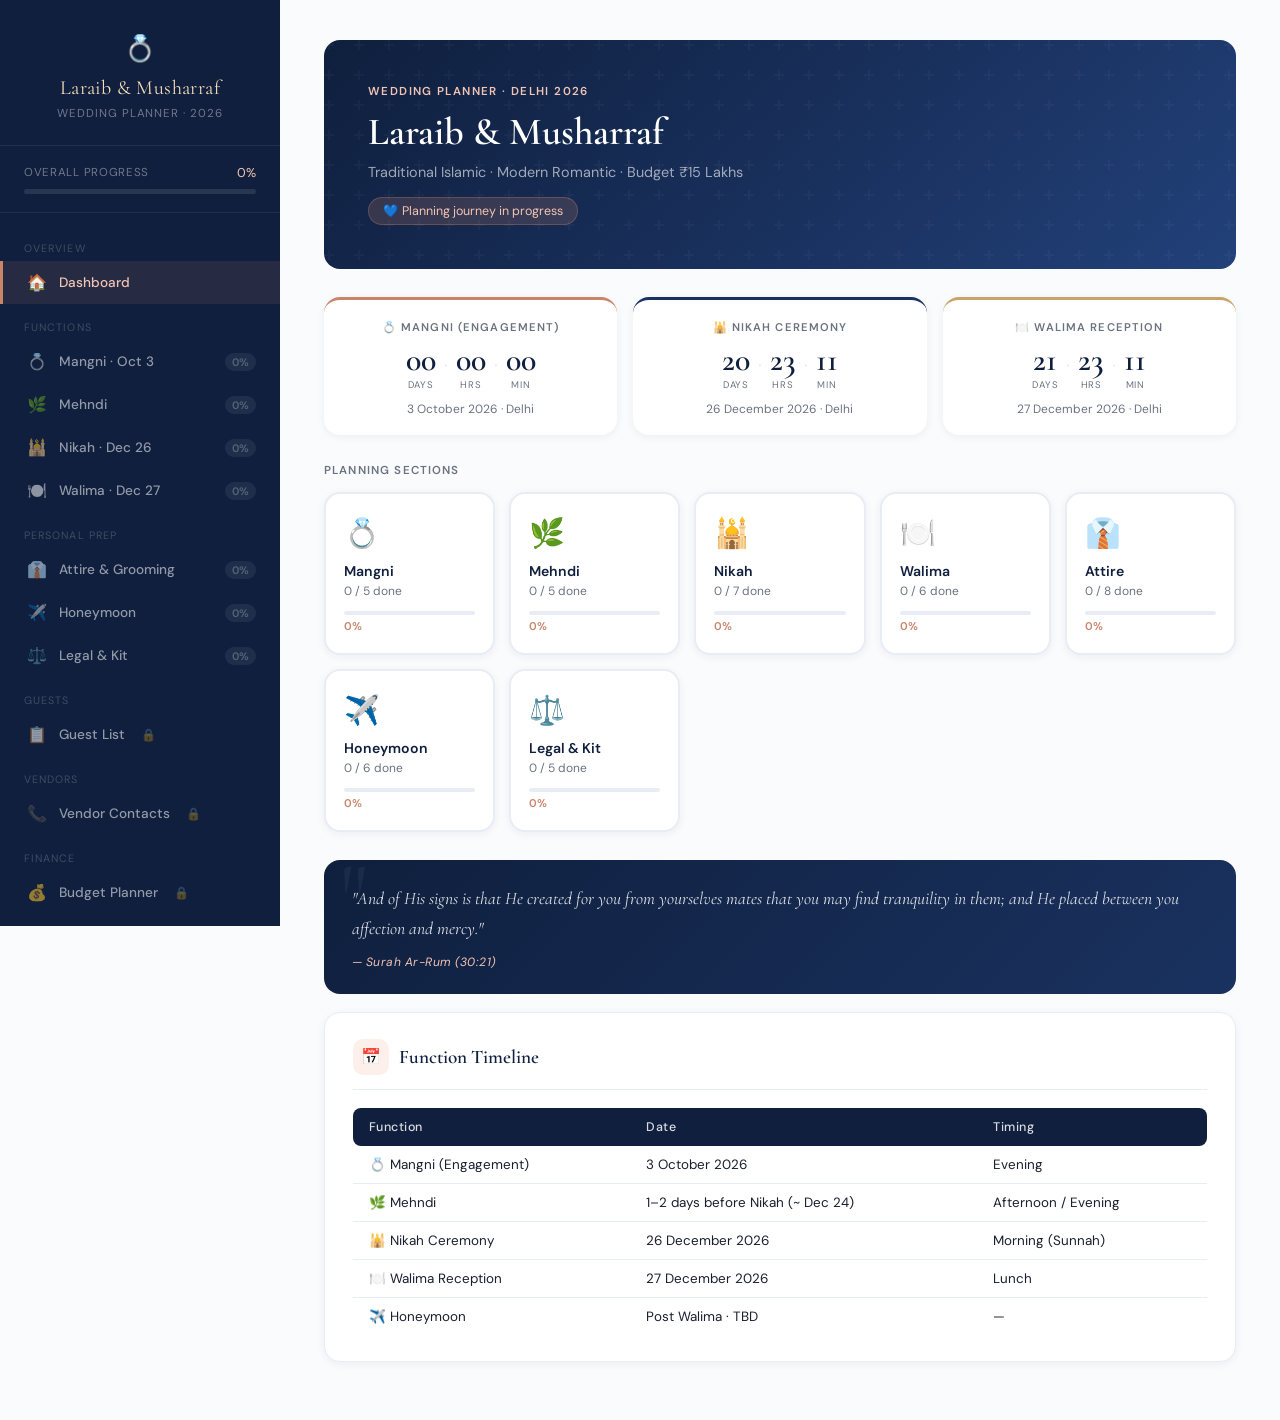
<file: index.html>
<!DOCTYPE html>
<html lang="en">
<head>
  <meta charset="UTF-8" />
  <meta name="viewport" content="width=device-width, initial-scale=1.0" />
  <title>Laraib & Musharraf — Wedding Planner</title>
  <link rel="preconnect" href="https://fonts.googleapis.com" />
  <link href="https://fonts.googleapis.com/css2?family=Cormorant+Garamond:ital,wght@0,400;0,600;1,400&family=DM+Sans:wght@300;400;500;600&display=swap" rel="stylesheet" />
  <style>
    *, *::before, *::after { box-sizing: border-box; margin: 0; padding: 0; }

    :root {
      --navy:      #0f1f3d;
      --navy2:     #1a3260;
      --navy3:     #22417a;
      --rose:      #c9846a;
      --rose-lt:   #f2c4b4;
      --rose-pale: #fdf0eb;
      --gold:      #c9a46a;
      --gold-lt:   #f5ddb8;
      --white:     #ffffff;
      --off-white: #fafbfd;
      --text:      #1a1f2e;
      --muted:     #6b7280;
      --border:    #e8edf5;
      --sidebar-w: 280px;
      --radius:    16px;
      --shadow:    0 4px 24px rgba(15,31,61,.08);
      --shadow-sm: 0 2px 8px rgba(15,31,61,.06);
    }

    html { scroll-behavior: smooth; }

    body {
      font-family: 'DM Sans', sans-serif;
      background: var(--off-white);
      color: var(--text);
      display: flex;
      min-height: 100vh;
      font-size: 15px;
    }

    /* ─── SIDEBAR ─── */
    #sidebar {
      width: var(--sidebar-w);
      min-height: 100vh;
      background: var(--navy);
      position: fixed; top: 0; left: 0;
      display: flex; flex-direction: column;
      z-index: 100;
      transition: transform .3s cubic-bezier(.4,0,.2,1);
    }

    .sb-brand {
      padding: 32px 24px 24px;
      text-align: center;
      border-bottom: 1px solid rgba(255,255,255,.08);
    }
    .sb-hearts {
      font-size: 1.6rem;
      margin-bottom: 10px;
      display: block;
    }
    .sb-names {
      font-family: 'Cormorant Garamond', serif;
      font-size: 1.25rem;
      color: var(--gold-lt);
      line-height: 1.3;
      letter-spacing: .02em;
    }
    .sb-sub {
      font-size: .72rem;
      color: rgba(255,255,255,.4);
      margin-top: 5px;
      letter-spacing: .08em;
      text-transform: uppercase;
    }

    /* Global progress in sidebar */
    .sb-progress {
      padding: 18px 24px;
      border-bottom: 1px solid rgba(255,255,255,.07);
    }
    .sb-prog-label {
      display: flex; justify-content: space-between; align-items: center;
      font-size: .72rem; letter-spacing: .06em; text-transform: uppercase;
      color: rgba(255,255,255,.4); margin-bottom: 8px;
    }
    .sb-prog-label span { color: var(--rose-lt); font-size: .8rem; letter-spacing: 0; text-transform: none; }
    .prog-track { background: rgba(255,255,255,.1); border-radius: 99px; height: 5px; }
    .prog-fill  { background: linear-gradient(90deg, var(--rose), var(--gold)); border-radius: 99px; height: 5px; width: 0%; transition: width .6s ease; }

    nav { padding: 12px 0; flex: 1; overflow-y: auto; }
    nav a {
      display: flex; align-items: center; gap: 12px;
      padding: 11px 24px;
      color: rgba(255,255,255,.55);
      text-decoration: none;
      font-size: .85rem; font-weight: 500;
      border-left: 3px solid transparent;
      cursor: pointer;
      transition: all .18s;
      position: relative;
    }
    nav a:hover { background: rgba(255,255,255,.05); color: rgba(255,255,255,.9); }
    nav a.active {
      background: rgba(201,132,106,.12);
      color: var(--rose-lt);
      border-left-color: var(--rose);
    }
    nav a .nav-icon { font-size: 1rem; width: 20px; text-align: center; flex-shrink: 0; }
    nav a .nav-pct {
      margin-left: auto;
      font-size: .68rem; font-weight: 600;
      color: rgba(255,255,255,.25);
      background: rgba(255,255,255,.07);
      padding: 2px 7px; border-radius: 99px;
    }
    nav a.active .nav-pct { color: var(--rose-lt); background: rgba(201,132,106,.2); }

    nav .nav-divider {
      font-size: .67rem; letter-spacing: .1em; text-transform: uppercase;
      color: rgba(255,255,255,.2); padding: 16px 24px 6px;
    }

    /* hamburger */
    #hamburger {
      display: none;
      position: fixed; top: 14px; left: 14px; z-index: 200;
      background: var(--navy); border: none; border-radius: 10px;
      padding: 8px 11px; cursor: pointer; font-size: 1.2rem; color: var(--gold-lt);
      box-shadow: var(--shadow);
    }
    #overlay {
      display: none; position: fixed; inset: 0;
      background: rgba(0,0,0,.45); z-index: 90;
      backdrop-filter: blur(2px);
    }

    /* ─── MAIN ─── */
    #main {
      margin-left: var(--sidebar-w);
      flex: 1; padding: 40px 44px;
      max-width: calc(100vw - var(--sidebar-w));
    }

    /* ─── PAGES ─── */
    .page { display: none; animation: fadeUp .3s ease; }
    .page.active { display: block; }
    @keyframes fadeUp { from { opacity:0; transform: translateY(10px); } to { opacity:1; transform: none; } }

    /* ─── HERO ─── */
    .hero {
      background: linear-gradient(135deg, var(--navy) 0%, var(--navy2) 60%, var(--navy3) 100%);
      border-radius: var(--radius);
      padding: 44px 44px;
      color: white;
      margin-bottom: 28px;
      position: relative;
      overflow: hidden;
    }
    .hero::before {
      content: '';
      position: absolute; inset: 0;
      background: url("data:image/svg+xml,%3Csvg width='60' height='60' viewBox='0 0 60 60' xmlns='http://www.w3.org/2000/svg'%3E%3Cg fill='none' fill-rule='evenodd'%3E%3Cg fill='%23ffffff' fill-opacity='0.03'%3E%3Cpath d='M36 34v-4h-2v4h-4v2h4v4h2v-4h4v-2h-4zm0-30V0h-2v4h-4v2h4v4h2V6h4V4h-4zM6 34v-4H4v4H0v2h4v4h2v-4h4v-2H6zM6 4V0H4v4H0v2h4v4h2V6h4V4H6z'/%3E%3C/g%3E%3C/g%3E%3C/svg%3E");
    }
    .hero-eyebrow {
      font-size: .72rem; letter-spacing: .12em; text-transform: uppercase;
      color: var(--rose-lt); margin-bottom: 10px; font-weight: 600;
    }
    .hero h2 {
      font-family: 'Cormorant Garamond', serif;
      font-size: 2.4rem; font-weight: 600;
      color: white; line-height: 1.2;
    }
    .hero p { margin-top: 8px; opacity: .6; font-size: .9rem; }
    .hero-badge {
      display: inline-flex; align-items: center; gap: 6px;
      background: rgba(201,132,106,.2); border: 1px solid rgba(201,132,106,.3);
      border-radius: 99px; padding: 5px 14px;
      font-size: .78rem; color: var(--rose-lt);
      margin-top: 16px;
    }

    /* ─── COUNTDOWN STRIP ─── */
    .countdown-strip {
      display: grid; grid-template-columns: repeat(3, 1fr); gap: 16px;
      margin-bottom: 28px;
    }
    .cd-card {
      background: var(--white); border-radius: var(--radius);
      padding: 20px 20px 18px;
      box-shadow: var(--shadow-sm);
      border-top: 3px solid var(--rose);
      text-align: center;
    }
    .cd-card.nikah { border-top-color: var(--navy2); }
    .cd-card.walima { border-top-color: var(--gold); }
    .cd-event { font-size: .7rem; font-weight: 600; letter-spacing: .1em; text-transform: uppercase; color: var(--muted); margin-bottom: 10px; }
    .cd-numbers { display: flex; justify-content: center; gap: 8px; }
    .cd-unit { text-align: center; }
    .cd-num {
      font-family: 'Cormorant Garamond', serif;
      font-size: 2rem; font-weight: 600; color: var(--navy);
      display: block; line-height: 1;
    }
    .cd-lbl { font-size: .6rem; text-transform: uppercase; letter-spacing: .08em; color: var(--muted); margin-top: 2px; }
    .cd-sep { font-size: 1.2rem; color: var(--border); align-self: center; margin-top: -4px; }
    .cd-date { font-size: .75rem; color: var(--muted); margin-top: 10px; }

    /* ─── DASHBOARD CARDS ─── */
    .section-label {
      font-size: .72rem; letter-spacing: .1em; text-transform: uppercase;
      color: var(--muted); font-weight: 600; margin-bottom: 14px; margin-top: 4px;
    }
    .card-grid { display: grid; grid-template-columns: repeat(auto-fill, minmax(170px, 1fr)); gap: 14px; margin-bottom: 28px; }
    .dash-card {
      background: var(--white); border-radius: var(--radius);
      padding: 20px 18px; cursor: pointer;
      border: 2px solid var(--border);
      transition: all .2s; box-shadow: var(--shadow-sm);
      position: relative; overflow: hidden;
    }
    .dash-card::after {
      content: '';
      position: absolute; bottom: 0; left: 0; right: 0; height: 3px;
      background: linear-gradient(90deg, var(--rose), var(--gold));
      transform: scaleX(0); transform-origin: left;
      transition: transform .3s ease;
    }
    .dash-card:hover { border-color: var(--rose); transform: translateY(-2px); box-shadow: var(--shadow); }
    .dash-card:hover::after { transform: scaleX(1); }
    .dc-icon { font-size: 1.8rem; margin-bottom: 10px; }
    .dc-title { font-weight: 600; font-size: .88rem; color: var(--navy); }
    .dc-meta { font-size: .75rem; color: var(--muted); margin-top: 3px; }
    .dc-bar { background: var(--border); border-radius: 99px; height: 4px; margin-top: 12px; }
    .dc-fill { background: linear-gradient(90deg, var(--rose), var(--gold)); border-radius: 99px; height: 4px; transition: width .5s ease; }
    .dc-pct { font-size: .7rem; color: var(--rose); font-weight: 600; margin-top: 4px; }

    /* ─── CARDS ─── */
    .card {
      background: var(--white); border-radius: var(--radius);
      padding: 26px 28px; margin-bottom: 18px;
      box-shadow: var(--shadow-sm); border: 1px solid var(--border);
    }
    .card-header {
      display: flex; align-items: center; gap: 10px;
      margin-bottom: 18px;
      padding-bottom: 14px;
      border-bottom: 1px solid var(--border);
    }
    .card-header h3 {
      font-family: 'Cormorant Garamond', serif;
      font-size: 1.2rem; font-weight: 600; color: var(--navy);
    }
    .card-header .ch-icon {
      width: 36px; height: 36px; border-radius: 10px;
      background: var(--rose-pale);
      display: flex; align-items: center; justify-content: center;
      font-size: 1rem; flex-shrink: 0;
    }
    .card-header .ch-progress {
      margin-left: auto;
      font-size: .75rem; color: var(--muted);
    }
    .card-header .ch-progress strong { color: var(--rose); }

    /* ─── CHECKLISTS ─── */
    .checklist { list-style: none; }
    .checklist li {
      display: flex; align-items: flex-start; gap: 12px;
      padding: 11px 0;
      border-bottom: 1px solid var(--border);
      cursor: pointer; user-select: none;
      transition: background .15s;
      border-radius: 6px;
      margin: 0 -6px;
      padding-left: 6px; padding-right: 6px;
    }
    .checklist li:last-child { border-bottom: none; }
    .checklist li:hover { background: var(--rose-pale); }
    .cb {
      width: 20px; height: 20px; min-width: 20px;
      border: 2px solid var(--border);
      border-radius: 6px;
      display: flex; align-items: center; justify-content: center;
      margin-top: 1px;
      transition: all .2s;
      background: white;
    }
    .checklist li.done .cb {
      background: linear-gradient(135deg, var(--rose), var(--gold));
      border-color: transparent;
    }
    .checklist li.done .cb::after { content: '✓'; color: white; font-size: .72rem; font-weight: 700; }
    .cb-text { font-size: .88rem; line-height: 1.5; color: var(--text); transition: all .2s; }
    .checklist li.done .cb-text { text-decoration: line-through; color: var(--muted); }

    /* Progress bar inside card */
    .cl-progress-bar {
      height: 5px; background: var(--border); border-radius: 99px;
      margin-bottom: 16px; overflow: hidden;
    }
    .cl-progress-fill {
      height: 5px; background: linear-gradient(90deg, var(--rose), var(--gold));
      border-radius: 99px; transition: width .5s ease;
    }

    /* ─── TABLES ─── */
    .tbl-wrap { overflow-x: auto; }
    .tbl { width: 100%; border-collapse: collapse; font-size: .84rem; }
    .tbl th {
      background: var(--navy); color: rgba(255,255,255,.85);
      padding: 11px 16px; text-align: left; font-weight: 500;
      font-size: .78rem; letter-spacing: .04em;
    }
    .tbl th:first-child { border-radius: 8px 0 0 8px; }
    .tbl th:last-child  { border-radius: 0 8px 8px 0; }
    .tbl td { padding: 10px 16px; border-bottom: 1px solid var(--border); color: var(--text); }
    .tbl tr:last-child td { border-bottom: none; }
    .tbl tr:hover td { background: var(--rose-pale); }

    /* ─── QUOTE ─── */
    .quote {
      background: linear-gradient(135deg, var(--navy) 0%, var(--navy2) 100%);
      border-radius: var(--radius); padding: 24px 28px;
      margin-bottom: 18px; position: relative; overflow: hidden;
    }
    .quote::before { content: '"'; position: absolute; top: -10px; left: 16px; font-size: 6rem; color: rgba(255,255,255,.05); font-family: 'Cormorant Garamond', serif; line-height: 1; }
    .quote p { font-family: 'Cormorant Garamond', serif; font-size: 1.1rem; font-style: italic; color: rgba(255,255,255,.85); line-height: 1.7; }
    .quote cite { display: block; margin-top: 10px; font-size: .75rem; color: var(--rose-lt); letter-spacing: .04em; }

    /* ─── ATTIRE GRID ─── */
    .attire-grid { display: grid; grid-template-columns: repeat(auto-fill, minmax(190px, 1fr)); gap: 14px; }
    .attire-card {
      background: var(--off-white); border-radius: var(--radius);
      padding: 20px; border: 2px solid var(--border);
      transition: all .2s; text-align: center;
    }
    .attire-card:hover { border-color: var(--rose); }
    .attire-card.featured { border-color: var(--gold); background: #fffdf9; }
    .af-icon { font-size: 2rem; margin-bottom: 8px; }
    .af-title { font-weight: 600; font-size: .88rem; color: var(--navy); }
    .af-style { font-size: .78rem; color: var(--muted); margin-top: 4px; line-height: 1.4; }
    .af-colors { display: flex; gap: 6px; justify-content: center; margin-top: 12px; flex-wrap: wrap; }
    .af-color {
      display: inline-flex; align-items: center; gap: 5px;
      font-size: .68rem; color: var(--muted);
      background: white; border: 1px solid var(--border);
      border-radius: 99px; padding: 3px 8px;
    }
    .color-dot { width: 10px; height: 10px; border-radius: 50%; display: inline-block; flex-shrink: 0; }

    /* ─── DESTINATION CARDS ─── */
    .dest-grid { display: grid; grid-template-columns: repeat(auto-fill, minmax(240px, 1fr)); gap: 14px; }
    .dest-card {
      background: var(--white); border-radius: var(--radius);
      padding: 20px; border: 2px solid var(--border);
      transition: all .2s; position: relative;
    }
    .dest-card { cursor: pointer; }
    .dest-card:hover { border-color: var(--rose); box-shadow: var(--shadow); transform: translateY(-2px); }
    .dest-card.top-pick { border-color: var(--gold); }
    .dest-card.risk { border-color: #c0392b; border-style: dashed; }
    .dest-top-badge {
      position: absolute; top: -1px; right: 16px;
      background: linear-gradient(135deg, var(--rose), var(--gold));
      color: white; font-size: .65rem; font-weight: 700;
      padding: 3px 10px; border-radius: 0 0 8px 8px;
      letter-spacing: .06em; text-transform: uppercase;
    }
    .dest-icon { font-size: 1.5rem; margin-bottom: 8px; }
    .dest-name { font-weight: 700; font-size: .95rem; color: var(--navy); }
    .dest-vibe { font-size: .78rem; color: var(--muted); margin-top: 3px; line-height: 1.4; }
    .dest-tags { display: flex; gap: 6px; flex-wrap: wrap; margin-top: 10px; }
    .dest-tag {
      font-size: .67rem; padding: 3px 8px; border-radius: 99px;
      font-weight: 500; letter-spacing: .04em;
    }
    .tag-halal  { background: #e8f5ee; color: #1a6e3e; }
    .tag-visa   { background: #e8edf5; color: var(--navy2); }
    .tag-budget { background: #fdf0eb; color: #9a4a2e; }

    /* ─── DESTINATION DETAIL CARDS ─── */
    .detail-card { scroll-margin-top: 20px; }
    .detail-photo { width: 100%; max-height: 320px; object-fit: cover; border-radius: 12px; margin-bottom: 14px; }
    .detail-meta { font-size: .76rem; color: var(--muted); margin-bottom: 14px; }
    .detail-meta a { color: var(--rose); font-weight: 600; text-decoration: none; }
    .detail-meta a:hover { text-decoration: underline; }
    .yt-btn {
      display: inline-flex; align-items: center; gap: 6px;
      background: #c0392b; color: #fff !important; font-weight: 600;
      padding: 6px 14px; border-radius: 99px; font-size: .76rem;
      text-decoration: none !important; margin-bottom: 14px;
    }
    .yt-btn:hover { background: #a93226; }
    .signature-box {
      background: var(--rose-pale); border-radius: 10px; padding: 12px 16px;
      font-size: .82rem; margin: 14px 0; border-left: 3px solid var(--rose);
    }
    .cost-tbl td:last-child { text-align: right; font-weight: 600; }
    .cost-tbl tr.total-row td { font-weight: 700; color: var(--navy); border-top: 2px solid var(--border); }
    .detail-nav-back { font-size: .78rem; color: var(--muted); text-decoration: none; display: inline-block; margin-bottom: 8px; }
    .detail-nav-back:hover { color: var(--rose); }

    /* ─── GROOMING TIMELINE ─── */
    .gtl { position: relative; padding-left: 32px; }
    .gtl::before { content: ''; position: absolute; left: 8px; top: 8px; bottom: 8px; width: 2px; background: var(--border); }
    .gtl-item { position: relative; margin-bottom: 22px; }
    .gtl-dot {
      position: absolute; left: -28px; top: 3px;
      width: 14px; height: 14px; border-radius: 50%;
      background: linear-gradient(135deg, var(--rose), var(--gold));
      border: 3px solid white; box-shadow: var(--shadow-sm);
    }
    .gtl-time { font-size: .72rem; font-weight: 700; letter-spacing: .06em; text-transform: uppercase; color: var(--rose); margin-bottom: 4px; }
    .gtl-actions { font-size: .85rem; color: var(--muted); line-height: 1.8; }
    .gtl-actions li { list-style: none; padding-left: 14px; position: relative; }
    .gtl-actions li::before { content: '→'; position: absolute; left: 0; color: var(--rose); font-size: .7rem; top: 2px; }

    /* ─── EMERGENCY KIT ─── */
    .kit-grid { display: grid; grid-template-columns: repeat(auto-fill, minmax(200px, 1fr)); gap: 14px; }
    .kit-card { background: var(--off-white); border-radius: 12px; padding: 18px; border: 1px solid var(--border); }
    .kit-card h4 { font-size: .78rem; font-weight: 700; letter-spacing: .08em; text-transform: uppercase; color: var(--navy); margin-bottom: 10px; }
    .kit-card ul { padding-left: 0; }
    .kit-card li { list-style: none; font-size: .82rem; color: var(--muted); padding: 4px 0; border-bottom: 1px solid var(--border); display: flex; align-items: center; gap: 8px; }
    .kit-card li:last-child { border-bottom: none; }
    .kit-card li::before { content: '•'; color: var(--rose); font-size: 1rem; flex-shrink: 0; }

    /* ─── SCROLL TO TOP ─── */
    #scrolltop {
      position: fixed; bottom: 24px; right: 24px; z-index: 50;
      width: 44px; height: 44px; border-radius: 50%;
      background: var(--navy); color: var(--gold-lt);
      border: none; cursor: pointer; font-size: 1.1rem;
      box-shadow: var(--shadow); display: none;
      align-items: center; justify-content: center;
      transition: all .2s;
    }
    #scrolltop.show { display: flex; }
    #scrolltop:hover { background: var(--navy2); transform: translateY(-2px); }

    /* ─── VENDOR TABLE ─── */
    .vendor-input {
      background: none; border: none; border-bottom: 1px dashed var(--border);
      font-family: 'DM Sans', sans-serif; font-size: .84rem; color: var(--muted);
      padding: 2px 0; width: 100%; outline: none;
      transition: border-color .2s;
    }
    .vendor-input:focus { border-bottom-color: var(--rose); color: var(--text); }

    /* ─── RESPONSIVE ─── */
    @media (max-width: 900px) {
      :root { --sidebar-w: 260px; }
      #main { padding: 28px 24px; }
    }
    @media (max-width: 700px) {
      #sidebar { transform: translateX(-100%); }
      #sidebar.open { transform: translateX(0); }
      #hamburger { display: flex; align-items: center; }
      #overlay.show { display: block; }
      #main { margin-left: 0; padding: 22px 16px; padding-top: 66px; max-width: 100vw; }
      .hero { padding: 28px 22px; }
      .hero h2 { font-size: 1.8rem; }
      .countdown-strip { grid-template-columns: 1fr; }
      .card-grid { grid-template-columns: repeat(2, 1fr); }
    }
  </style>
</head>
<body>

<button id="hamburger" onclick="toggleSidebar()" aria-label="Menu">☰</button>
<div id="overlay" onclick="closeSidebar()"></div>

<!-- ── SIDEBAR ── -->
<aside id="sidebar">
  <div class="sb-brand">
    <span class="sb-hearts">💍</span>
    <div class="sb-names">Laraib & Musharraf</div>
    <div class="sb-sub">Wedding Planner · 2026</div>
  </div>
  <div class="sb-progress">
    <div class="sb-prog-label">
      Overall Progress <span id="gPct">0%</span>
    </div>
    <div class="prog-track"><div class="prog-fill" id="gFill"></div></div>
  </div>
  <nav>
    <div class="nav-divider">Overview</div>
    <a class="active" onclick="go('dashboard')" data-page="dashboard">
      <span class="nav-icon">🏠</span> Dashboard
    </a>
    <div class="nav-divider">Functions</div>
    <a onclick="go('mangni')" data-page="mangni">
      <span class="nav-icon">💍</span> Mangni · Oct 3
      <span class="nav-pct" id="np-mangni">0%</span>
    </a>
    <a onclick="go('mehndi')" data-page="mehndi">
      <span class="nav-icon">🌿</span> Mehndi
      <span class="nav-pct" id="np-mehndi">0%</span>
    </a>
    <a onclick="go('nikah')" data-page="nikah">
      <span class="nav-icon">🕌</span> Nikah · Dec 26
      <span class="nav-pct" id="np-nikah">0%</span>
    </a>
    <a onclick="go('walima')" data-page="walima">
      <span class="nav-icon">🍽️</span> Walima · Dec 27
      <span class="nav-pct" id="np-walima">0%</span>
    </a>
    <div class="nav-divider">Personal Prep</div>
    <a onclick="go('attire')" data-page="attire">
      <span class="nav-icon">👔</span> Attire & Grooming
      <span class="nav-pct" id="np-attire">0%</span>
    </a>
    <a onclick="go('honeymoon')" data-page="honeymoon">
      <span class="nav-icon">✈️</span> Honeymoon
      <span class="nav-pct" id="np-honeymoon">0%</span>
    </a>
    <a onclick="go('legal')" data-page="legal">
      <span class="nav-icon">⚖️</span> Legal & Kit
      <span class="nav-pct" id="np-legal">0%</span>
    </a>
    <div class="nav-divider">Guests</div>
    <a onclick="go('guests')" data-page="guests">
      <span class="nav-icon">📋</span> Guest List
      <span class="nav-lock">🔒</span>
    </a>
    <div class="nav-divider">Vendors</div>
    <a onclick="go('vendors')" data-page="vendors">
      <span class="nav-icon">📞</span> Vendor Contacts
      <span class="nav-lock">🔒</span>
    </a>
    <div class="nav-divider">Finance</div>
    <a href="budget.html" style="text-decoration:none;">
      <span class="nav-icon">💰</span> Budget Planner
      <span class="nav-lock">🔒</span>
    </a>
  </nav>
</aside>

<!-- ── MAIN ── -->
<main id="main">

<!-- ═══════════ DASHBOARD ═══════════ -->
<section class="page active" id="page-dashboard">
  <div class="hero">
    <div class="hero-eyebrow">Wedding Planner · Delhi 2026</div>
    <h2>Laraib & Musharraf</h2>
    <p>Traditional Islamic · Modern Romantic · Budget ₹15 Lakhs</p>
    <div class="hero-badge">💙 Planning journey in progress</div>
  </div>

  <div class="countdown-strip">
    <div class="cd-card mangni">
      <div class="cd-event">💍 Mangni (Engagement)</div>
      <div class="cd-numbers" id="cd-mangni">—</div>
      <div class="cd-date">3 October 2026 · Delhi</div>
    </div>
    <div class="cd-card nikah">
      <div class="cd-event">🕌 Nikah Ceremony</div>
      <div class="cd-numbers" id="cd-nikah">—</div>
      <div class="cd-date">26 December 2026 · Delhi</div>
    </div>
    <div class="cd-card walima">
      <div class="cd-event">🍽️ Walima Reception</div>
      <div class="cd-numbers" id="cd-walima">—</div>
      <div class="cd-date">27 December 2026 · Delhi</div>
    </div>
  </div>

  <div class="section-label">Planning sections</div>
  <div class="card-grid">
    <div class="dash-card" onclick="go('mangni')">
      <div class="dc-icon">💍</div>
      <div class="dc-title">Mangni</div>
      <div class="dc-meta" id="dm-mangni">0 / 5 done</div>
      <div class="dc-bar"><div class="dc-fill" id="df-mangni" style="width:0%"></div></div>
      <div class="dc-pct" id="dp-mangni">0%</div>
    </div>
    <div class="dash-card" onclick="go('mehndi')">
      <div class="dc-icon">🌿</div>
      <div class="dc-title">Mehndi</div>
      <div class="dc-meta" id="dm-mehndi">0 / 5 done</div>
      <div class="dc-bar"><div class="dc-fill" id="df-mehndi" style="width:0%"></div></div>
      <div class="dc-pct" id="dp-mehndi">0%</div>
    </div>
    <div class="dash-card" onclick="go('nikah')">
      <div class="dc-icon">🕌</div>
      <div class="dc-title">Nikah</div>
      <div class="dc-meta" id="dm-nikah">0 / 7 done</div>
      <div class="dc-bar"><div class="dc-fill" id="df-nikah" style="width:0%"></div></div>
      <div class="dc-pct" id="dp-nikah">0%</div>
    </div>
    <div class="dash-card" onclick="go('walima')">
      <div class="dc-icon">🍽️</div>
      <div class="dc-title">Walima</div>
      <div class="dc-meta" id="dm-walima">0 / 6 done</div>
      <div class="dc-bar"><div class="dc-fill" id="df-walima" style="width:0%"></div></div>
      <div class="dc-pct" id="dp-walima">0%</div>
    </div>
    <div class="dash-card" onclick="go('attire')">
      <div class="dc-icon">👔</div>
      <div class="dc-title">Attire</div>
      <div class="dc-meta" id="dm-attire">0 / 8 done</div>
      <div class="dc-bar"><div class="dc-fill" id="df-attire" style="width:0%"></div></div>
      <div class="dc-pct" id="dp-attire">0%</div>
    </div>
    <div class="dash-card" onclick="go('honeymoon')">
      <div class="dc-icon">✈️</div>
      <div class="dc-title">Honeymoon</div>
      <div class="dc-meta" id="dm-honeymoon">0 / 6 done</div>
      <div class="dc-bar"><div class="dc-fill" id="df-honeymoon" style="width:0%"></div></div>
      <div class="dc-pct" id="dp-honeymoon">0%</div>
    </div>
    <div class="dash-card" onclick="go('legal')">
      <div class="dc-icon">⚖️</div>
      <div class="dc-title">Legal & Kit</div>
      <div class="dc-meta" id="dm-legal">0 / 5 done</div>
      <div class="dc-bar"><div class="dc-fill" id="df-legal" style="width:0%"></div></div>
      <div class="dc-pct" id="dp-legal">0%</div>
    </div>
  </div>

  <div class="quote">
    <p>"And of His signs is that He created for you from yourselves mates that you may find tranquility in them; and He placed between you affection and mercy."</p>
    <cite>— Surah Ar-Rum (30:21)</cite>
  </div>

  <div class="card">
    <div class="card-header">
      <div class="ch-icon">📅</div>
      <h3>Function Timeline</h3>
    </div>
    <div class="tbl-wrap">
      <table class="tbl">
        <thead><tr><th>Function</th><th>Date</th><th>Timing</th></tr></thead>
        <tbody>
          <tr><td>💍 Mangni (Engagement)</td><td>3 October 2026</td><td>Evening</td></tr>
          <tr><td>🌿 Mehndi</td><td>1–2 days before Nikah (~ Dec 24)</td><td>Afternoon / Evening</td></tr>
          <tr><td>🕌 Nikah Ceremony</td><td>26 December 2026</td><td>Morning (Sunnah)</td></tr>
          <tr><td>🍽️ Walima Reception</td><td>27 December 2026</td><td>Lunch</td></tr>
          <tr><td>✈️ Honeymoon</td><td>Post Walima · TBD</td><td>—</td></tr>
        </tbody>
      </table>
    </div>
  </div>
</section>

<!-- ═══════════ MANGNI ═══════════ -->
<section class="page" id="page-mangni">
  <div class="hero">
    <div class="hero-eyebrow">Function 1 of 4</div>
    <h2>Mangni Ceremony</h2>
    <p>Engagement · 3 October 2026 · Delhi</p>
    <div class="hero-badge">💍 Ring exchange · Both families</div>
  </div>

  <div class="card">
    <div class="card-header">
      <div class="ch-icon">✅</div>
      <h3>Laraib's Checklist</h3>
      <div class="ch-progress">
        <strong id="cp-mangni">0</strong><span id="ct-mangni"> / 5</span> done
      </div>
    </div>
    <div class="cl-progress-bar"><div class="cl-progress-fill" id="cpf-mangni"></div></div>
    <ul class="checklist" id="cl-mangni">
      <li data-id="m1"><div class="cb"></div><span class="cb-text">Select the engagement ring — consult Musharraf's preference</span></li>
      <li data-id="m2"><div class="cb"></div><span class="cb-text">Confirm Mangni date (3 Oct) with both families</span></li>
      <li data-id="m3"><div class="cb"></div><span class="cb-text">Choose and purchase Mangni outfit (kurta-pyjama or Indo-western)</span></li>
      <li data-id="m4"><div class="cb"></div><span class="cb-text">Prepare a short heartfelt speech or dua for the ceremony</span></li>
      <li data-id="m5"><div class="cb"></div><span class="cb-text">Coordinate gifts and mithai to bring from groom's side</span></li>
    </ul>
  </div>

  <div class="card">
    <div class="card-header"><div class="ch-icon">📋</div><h3>Ceremony Order</h3></div>
    <ol style="padding-left:20px; font-size:.88rem; line-height:2.2; color:var(--text);">
      <li>Welcome and seating of both families</li>
      <li>Recitation of Surah Al-Fatiha and dua for barakah</li>
      <li>Exchange of rings — Laraib places ring on Musharraf's finger</li>
      <li>Sweets / mithai distributed to guests</li>
      <li>Family photographs</li>
      <li>Dinner / light refreshments</li>
    </ol>
  </div>

  <div class="card">
    <div class="card-header"><div class="ch-icon">💰</div><h3>Budget Breakdown</h3></div>
    <div class="tbl-wrap"><table class="tbl">
      <thead><tr><th>Item</th><th>Estimated Cost</th></tr></thead>
      <tbody>
        <tr><td>Engagement ring</td><td>₹20,000 – ₹80,000</td></tr>
        <tr><td>Groom's kurta outfit</td><td>₹5,000 – ₹20,000</td></tr>
        <tr><td>Groom-side gifts / mithai</td><td>₹5,000 – ₹15,000</td></tr>
        <tr><td>Photography</td><td>₹10,000 – ₹25,000</td></tr>
        <tr><td><strong>Subtotal</strong></td><td><strong>~₹40,000 – ₹1,40,000</strong></td></tr>
      </tbody>
    </table></div>
  </div>

  <div class="card">
    <div class="card-header"><div class="ch-icon">⏱️</div><h3>Day-Of Timeline · Oct 3</h3></div>
    <div class="tbl-wrap"><table class="tbl">
      <thead><tr><th>Time</th><th>Activity</th></tr></thead>
      <tbody>
        <tr><td>4:00 PM</td><td>Laraib gets dressed and ready</td></tr>
        <tr><td>5:00 PM</td><td>Groom's family departs for venue</td></tr>
        <tr><td>5:30 PM</td><td>Guests arrive, families seated</td></tr>
        <tr><td>6:00 PM</td><td>Surah Al-Fatiha and dua</td></tr>
        <tr><td>6:15 PM</td><td>Ring exchange ceremony</td></tr>
        <tr><td>6:30 PM</td><td>Sweets distributed, family photos</td></tr>
        <tr><td>7:00 PM</td><td>Dinner served</td></tr>
        <tr><td>9:00 PM</td><td>Event closes</td></tr>
      </tbody>
    </table></div>
  </div>
</section>

<!-- ═══════════ MEHNDI ═══════════ -->
<section class="page" id="page-mehndi">
  <div class="hero">
    <div class="hero-eyebrow">Function 2 of 4</div>
    <h2>Mehndi Ceremony</h2>
    <p>~24 December 2026 · 1–2 days before the Nikah</p>
    <div class="hero-badge">🌿 Henna · Music · Colour · Joy</div>
  </div>

  <div class="card">
    <div class="card-header">
      <div class="ch-icon">✅</div>
      <h3>Laraib's Checklist</h3>
      <div class="ch-progress"><strong id="cp-mehndi">0</strong><span id="ct-mehndi"> / 5</span> done</div>
    </div>
    <div class="cl-progress-bar"><div class="cl-progress-fill" id="cpf-mehndi"></div></div>
    <ul class="checklist" id="cl-mehndi">
      <li data-id="mh1"><div class="cb"></div><span class="cb-text">Decide if you'll host a separate groom-side mehndi function</span></li>
      <li data-id="mh2"><div class="cb"></div><span class="cb-text">Choose and purchase Mehndi outfit — colourful and festive</span></li>
      <li data-id="mh3"><div class="cb"></div><span class="cb-text">Arrange entertainment: qawwali, dhol, or nasheed playlist</span></li>
      <li data-id="mh4"><div class="cb"></div><span class="cb-text">Plan your entry — dramatic arrival with dhol, or low-key</span></li>
      <li data-id="mh5"><div class="cb"></div><span class="cb-text">Get mehndi done — Musharraf's name hidden in the design</span></li>
    </ul>
  </div>

  <div class="card">
    <div class="card-header"><div class="ch-icon">🎵</div><h3>Entertainment Options</h3></div>
    <div class="tbl-wrap"><table class="tbl">
      <thead><tr><th>Option</th><th>Style</th><th>Cost</th></tr></thead>
      <tbody>
        <tr><td>Qawwali group (3–5 performers)</td><td>Traditional Islamic</td><td>₹15,000 – ₹40,000</td></tr>
        <tr><td>Dhol player</td><td>Festive, upbeat</td><td>₹3,000 – ₹8,000</td></tr>
        <tr><td>Nasheed / acapella artist</td><td>Modern halal</td><td>₹10,000 – ₹30,000</td></tr>
        <tr><td>Curated playlist (DIY)</td><td>Any</td><td>₹0</td></tr>
      </tbody>
    </table></div>
  </div>

  <div class="card">
    <div class="card-header"><div class="ch-icon">⏱️</div><h3>Day-Of Timeline</h3></div>
    <div class="tbl-wrap"><table class="tbl">
      <thead><tr><th>Time</th><th>Activity</th></tr></thead>
      <tbody>
        <tr><td>3:00 PM</td><td>Venue setup and decor ready</td></tr>
        <tr><td>4:00 PM</td><td>Guests arrive, music begins</td></tr>
        <tr><td>4:30 PM</td><td>Musharraf seated, mehndi application begins</td></tr>
        <tr><td>6:00 PM</td><td>Laraib arrives (if attending bride's side)</td></tr>
        <tr><td>6:30 PM</td><td>Laraib's mehndi applied</td></tr>
        <tr><td>7:00 PM</td><td>Dinner served</td></tr>
        <tr><td>9:00 PM</td><td>Event wraps</td></tr>
      </tbody>
    </table></div>
  </div>
</section>

<!-- ═══════════ NIKAH ═══════════ -->
<section class="page" id="page-nikah">
  <div class="hero">
    <div class="hero-eyebrow">Function 3 of 4 · Most Important</div>
    <h2>Nikah Ceremony</h2>
    <p>26 December 2026 · Delhi · The sacred marriage contract</p>
    <div class="hero-badge">🕌 Laraib Siddiqui weds Musharraf Jahan</div>
  </div>

  <div class="card">
    <div class="card-header">
      <div class="ch-icon">✅</div>
      <h3>Laraib's Nikah Checklist</h3>
      <div class="ch-progress"><strong id="cp-nikah">0</strong><span id="ct-nikah"> / 7</span> done</div>
    </div>
    <div class="cl-progress-bar"><div class="cl-progress-fill" id="cpf-nikah"></div></div>
    <ul class="checklist" id="cl-nikah">
      <li data-id="n1"><div class="cb"></div><span class="cb-text">Book a Qazi — contact local mosque or Delhi Waqf Board</span></li>
      <li data-id="n2"><div class="cb"></div><span class="cb-text">Agree on Mahr amount with Musharraf and both families</span></li>
      <li data-id="n3"><div class="cb"></div><span class="cb-text">Confirm 2 adult Muslim male witnesses (Shahidain)</span></li>
      <li data-id="n4"><div class="cb"></div><span class="cb-text">Carry a pen for signing the Nikah Nama</span></li>
      <li data-id="n5"><div class="cb"></div><span class="cb-text">Carry dates to distribute after the Nikah (Sunnah)</span></li>
      <li data-id="n6"><div class="cb"></div><span class="cb-text">Carry original Aadhaar card and photo ID</span></li>
      <li data-id="n7"><div class="cb"></div><span class="cb-text">Prepare heartfelt words for Musharraf after the Nikah</span></li>
    </ul>
  </div>

  <div class="card">
    <div class="card-header"><div class="ch-icon">🔑</div><h3>Islamic Requirements</h3></div>
    <div class="tbl-wrap"><table class="tbl">
      <thead><tr><th>Requirement</th><th>Details</th></tr></thead>
      <tbody>
        <tr><td><strong>Qazi</strong></td><td>Qualified Islamic scholar to officiate</td></tr>
        <tr><td><strong>Shahidain</strong></td><td>2 adult Muslim male witnesses</td></tr>
        <tr><td><strong>Mahr</strong></td><td>Obligatory gift from Laraib to Musharraf — belongs entirely to her</td></tr>
        <tr><td><strong>Wali</strong></td><td>Musharraf's guardian (father/male relative) must be present</td></tr>
        <tr><td><strong>Ijab & Qubool</strong></td><td>Verbal offer and acceptance in one sitting</td></tr>
        <tr><td><strong>Nikah Nama</strong></td><td>Written contract — signed by all parties</td></tr>
      </tbody>
    </table></div>
  </div>

  <div class="card">
    <div class="card-header"><div class="ch-icon">📋</div><h3>Ceremony Order</h3></div>
    <ol style="padding-left:20px; font-size:.88rem; line-height:2.3;">
      <li>Laraib seated with witnesses and Qazi</li>
      <li>Recitation of <strong>Khutbah-tun-Nikah</strong> (Islamic marriage sermon)</li>
      <li>Recitation of Surah Al-Fatiha, Al-Baqarah (2:187), An-Nisa (4:1), Al-Ahzab (33:70–71)</li>
      <li>Qazi asks Laraib: <strong>Ijab</strong> — "Do you accept this Nikah?"</li>
      <li>Musharraf accepts through her Wakil: <strong>Qubool</strong> — said 3 times</li>
      <li>Mahr formally announced and agreed</li>
      <li>Nikah Nama signed by Laraib, Wakil, and both witnesses</li>
      <li>Dua for the couple by the Qazi</li>
      <li>Distribution of <strong>dates</strong> (Sunnah of the Prophet ﷺ)</li>
    </ol>
  </div>

  <div class="quote">
    <p>"Our Lord, grant us from among our wives and offspring comfort to our eyes and make us an example for the righteous."</p>
    <cite>— Surah Al-Furqan (25:74)</cite>
  </div>

  <div class="card">
    <div class="card-header"><div class="ch-icon">🤲</div><h3>Dua for the Groom · Memorise This</h3></div>
    <div style="background:var(--rose-pale); border-radius:10px; padding:18px; font-size:.9rem; line-height:1.8;">
      <div style="font-style:italic; color:var(--navy); font-family:'Cormorant Garamond',serif; font-size:1.05rem;">
        "Allahumma inni as'aluka khayraha wa khayra ma jabaltaha alayhi, wa a'udhu bika min sharriha wa sharri ma jabaltaha alayh"
      </div>
      <div style="margin-top:10px; font-size:.8rem; color:var(--muted);">
        O Allah, I ask You for the good in her and the good of her nature, and I seek refuge in You from the evil in her and the evil of her nature.
      </div>
    </div>
  </div>

  <div class="card">
    <div class="card-header"><div class="ch-icon">⏱️</div><h3>Nikah Day Timeline · 26 Dec</h3></div>
    <div class="tbl-wrap"><table class="tbl">
      <thead><tr><th>Time</th><th>Activity</th></tr></thead>
      <tbody>
        <tr><td>6:00 AM</td><td>Fajr prayer · light breakfast · begin with barakah</td></tr>
        <tr><td>7:00 AM</td><td>Hair grooming · apply ittar</td></tr>
        <tr><td>8:00 AM</td><td>Get dressed in Nikah sherwani with family</td></tr>
        <tr><td>9:00 AM</td><td>Pre-Nikah photos with family</td></tr>
        <tr><td>10:00 AM</td><td>Depart for venue · arrive early</td></tr>
        <tr><td>11:00 AM</td><td>Qazi begins Khutbah</td></tr>
        <tr><td>11:30 AM</td><td>Ijab-Qubool · Nikah Nama signed</td></tr>
        <tr><td>12:00 PM</td><td>Dua · dates distributed · Mabrook!</td></tr>
        <tr><td>12:30 PM</td><td>Couple and family photos</td></tr>
        <tr><td>1:00 PM</td><td>Lunch</td></tr>
        <tr><td>3:00 PM</td><td>Rukhsati</td></tr>
      </tbody>
    </table></div>
  </div>
</section>

<!-- ═══════════ WALIMA ═══════════ -->
<section class="page" id="page-walima">
  <div class="hero">
    <div class="hero-eyebrow">Function 4 of 4 · Sunnah</div>
    <h2>Walima Reception</h2>
    <p>27 December 2026 · Delhi · Feast to celebrate the marriage</p>
    <div class="hero-badge">🍽️ Within 3 days of the Nikah</div>
  </div>

  <div class="quote">
    <p>"Hold a Walima, even if it is with a single sheep."</p>
    <cite>— Sahih Bukhari</cite>
  </div>

  <div class="card">
    <div class="card-header">
      <div class="ch-icon">✅</div>
      <h3>Laraib's Walima Checklist</h3>
      <div class="ch-progress"><strong id="cp-walima">0</strong><span id="ct-walima"> / 6</span> done</div>
    </div>
    <div class="cl-progress-bar"><div class="cl-progress-fill" id="cpf-walima"></div></div>
    <ul class="checklist" id="cl-walima">
      <li data-id="w1"><div class="cb"></div><span class="cb-text">Confirm Walima date — 27 Dec (day after Nikah)</span></li>
      <li data-id="w2"><div class="cb"></div><span class="cb-text">Confirm venue for Walima</span></li>
      <li data-id="w3"><div class="cb"></div><span class="cb-text">Choose Walima outfit — premium suit or elegant kurta</span></li>
      <li data-id="w4"><div class="cb"></div><span class="cb-text">Plan couple's entry — nasheed or dignified simple walk-in</span></li>
      <li data-id="w5"><div class="cb"></div><span class="cb-text">Finalise menu with family (biryani is a must!)</span></li>
      <li data-id="w6"><div class="cb"></div><span class="cb-text">Prepare a thank-you speech for guests</span></li>
    </ul>
  </div>

  <div class="card">
    <div class="card-header"><div class="ch-icon">🍛</div><h3>Recommended Menu</h3></div>
    <div class="tbl-wrap"><table class="tbl">
      <thead><tr><th>Course</th><th>Dishes</th></tr></thead>
      <tbody>
        <tr><td>Starters</td><td>Seekh kebab · Shami kebab · Chicken tikka</td></tr>
        <tr><td>Main ⭐</td><td>Mutton Biryani · Naan · Dal makhani · Raita</td></tr>
        <tr><td>Desserts</td><td>Shahi tukda · Phirni · Gulab jamun · Sewaiyan</td></tr>
        <tr><td>Drinks</td><td>Sharbat · Rooh Afza · Fresh lime soda</td></tr>
      </tbody>
    </table></div>
  </div>

  <div class="card">
    <div class="card-header"><div class="ch-icon">⏱️</div><h3>Walima Day Timeline · 27 Dec</h3></div>
    <div class="tbl-wrap"><table class="tbl">
      <thead><tr><th>Time</th><th>Activity</th></tr></thead>
      <tbody>
        <tr><td>11:00 AM</td><td>Venue setup complete</td></tr>
        <tr><td>12:00 PM</td><td>Laraib gets dressed</td></tr>
        <tr><td>12:30 PM</td><td>Couple's grand entry</td></tr>
        <tr><td>12:45 PM</td><td>Bismillah · dua · meal begins</td></tr>
        <tr><td>1:30 PM</td><td>Family photos and guest greetings</td></tr>
        <tr><td>3:30 PM</td><td>Dua by an elder / scholar</td></tr>
        <tr><td>4:00 PM</td><td>Event wraps · couple departs</td></tr>
      </tbody>
    </table></div>
  </div>
</section>

<!-- ═══════════ ATTIRE ═══════════ -->
<section class="page" id="page-attire">
  <div class="hero">
    <div class="hero-eyebrow">Personal Prep</div>
    <h2>Attire & Grooming</h2>
    <p>Laraib's complete look guide for all 4 functions</p>
    <div class="hero-badge">👔 Navy blue · rose gold · traditional excellence</div>
  </div>

  <div class="card">
    <div class="card-header"><div class="ch-icon">👗</div><h3>Outfit by Function</h3></div>
    <div class="attire-grid">
      <div class="attire-card">
        <div class="af-icon">💍</div>
        <div class="af-title">Mangni</div>
        <div class="af-style">Smart kurta-pyjama or Indo-western jacket set</div>
        <div class="af-colors">
          <span class="af-color"><span class="color-dot" style="background:#f5f0e8"></span> Ivory</span>
          <span class="af-color"><span class="color-dot" style="background:#87CEEB"></span> Sky Blue</span>
        </div>
      </div>
      <div class="attire-card">
        <div class="af-icon">🌿</div>
        <div class="af-title">Mehndi</div>
        <div class="af-style">Colourful festive kurta — go bright, go fun!</div>
        <div class="af-colors">
          <span class="af-color"><span class="color-dot" style="background:#ffd700"></span> Yellow</span>
          <span class="af-color"><span class="color-dot" style="background:#40E0D0"></span> Teal</span>
        </div>
      </div>
      <div class="attire-card featured">
        <div class="af-icon">🕌</div>
        <div class="af-title">Nikah ⭐</div>
        <div class="af-style">Embroidered sherwani · sehra · jutti · ittar</div>
        <div class="af-colors">
          <span class="af-color"><span class="color-dot" style="background:#fffff0; border:1px solid #ddd"></span> Ivory</span>
          <span class="af-color"><span class="color-dot" style="background:#c9a84c"></span> Gold</span>
        </div>
      </div>
      <div class="attire-card">
        <div class="af-icon">🍽️</div>
        <div class="af-title">Walima</div>
        <div class="af-style">Premium navy suit or elegant churidar-kurta</div>
        <div class="af-colors">
          <span class="af-color"><span class="color-dot" style="background:#0f1f3d"></span> Navy</span>
          <span class="af-color"><span class="color-dot" style="background:#36454F"></span> Charcoal</span>
        </div>
      </div>
    </div>
  </div>

  <div class="card">
    <div class="card-header">
      <div class="ch-icon">✅</div>
      <h3>Attire Shopping Checklist</h3>
      <div class="ch-progress"><strong id="cp-attire">0</strong><span id="ct-attire"> / 8</span> done</div>
    </div>
    <div class="cl-progress-bar"><div class="cl-progress-fill" id="cpf-attire"></div></div>
    <ul class="checklist" id="cl-attire">
      <li data-id="a1"><div class="cb"></div><span class="cb-text">Mangni kurta purchased and pressed</span></li>
      <li data-id="a2"><div class="cb"></div><span class="cb-text">Mehndi kurta purchased (colourful)</span></li>
      <li data-id="a3"><div class="cb"></div><span class="cb-text">Nikah sherwani booked for fitting (book 8 weeks before)</span></li>
      <li data-id="a4"><div class="cb"></div><span class="cb-text">Nikah accessories ordered: sehra, kalgi, jutti</span></li>
      <li data-id="a5"><div class="cb"></div><span class="cb-text">Ittar (alcohol-free natural perfume) purchased</span></li>
      <li data-id="a6"><div class="cb"></div><span class="cb-text">Walima suit / kurta decided and tailored or purchased</span></li>
      <li data-id="a7"><div class="cb"></div><span class="cb-text">All outfits collected at least 3 days before each function</span></li>
      <li data-id="a8"><div class="cb"></div><span class="cb-text">All outfits steamed, pressed and hung ready</span></li>
    </ul>
  </div>

  <div class="card">
    <div class="card-header"><div class="ch-icon">🪒</div><h3>Grooming Timeline</h3></div>
    <div class="gtl">
      <div class="gtl-item">
        <div class="gtl-dot"></div>
        <div class="gtl-time">3 months before</div>
        <ul class="gtl-actions">
          <li>Start daily moisturiser + SPF 30 sunscreen</li>
          <li>Drink 2.5–3L water daily</li>
          <li>Decide on wedding haircut style</li>
        </ul>
      </div>
      <div class="gtl-item">
        <div class="gtl-dot"></div>
        <div class="gtl-time">2 months before</div>
        <ul class="gtl-actions">
          <li>Professional facial / skin treatment</li>
          <li>Monthly haircut shape-up sessions</li>
        </ul>
      </div>
      <div class="gtl-item">
        <div class="gtl-dot"></div>
        <div class="gtl-time">1 month before</div>
        <ul class="gtl-actions">
          <li>Second facial / deep clean</li>
          <li>Under-eye cream routine</li>
          <li>Teeth whitening if desired</li>
        </ul>
      </div>
      <div class="gtl-item">
        <div class="gtl-dot"></div>
        <div class="gtl-time">2 weeks before</div>
        <ul class="gtl-actions">
          <li>Final haircut — lock in your wedding look</li>
          <li>Precise beard trim and line-up</li>
          <li>Manicure and pedicure</li>
        </ul>
      </div>
      <div class="gtl-item">
        <div class="gtl-dot"></div>
        <div class="gtl-time">Nikah morning · 26 Dec</div>
        <ul class="gtl-actions">
          <li>Fajr prayer — begin the day with barakah</li>
          <li>Light breakfast — you may not eat again for hours</li>
          <li>Shower · apply ittar · style hair</li>
          <li>Get dressed with family</li>
          <li>Smile — this is the best day of your life 💙</li>
        </ul>
      </div>
    </div>
  </div>
</section>

<!-- ═══════════ HONEYMOON ═══════════ -->
<section class="page" id="page-honeymoon">
  <div class="hero">
    <div class="hero-eyebrow">Personal Prep</div>
    <h2>Honeymoon Guide</h2>
    <p>Laraib & Musharraf · 14 destinations researched · Depart 29/30 Dec, return 5 Jan · Nothing decided yet</p>
    <div class="hero-badge">✈️ Click any card below to jump to its full itinerary, photo & video</div>
  </div>

  <div class="card">
    <div class="card-header"><div class="ch-icon">🇮🇳</div><h3>Domestic Destinations</h3></div>
    <div class="dest-grid">
      <div class="dest-card top-pick" onclick="jumpTo('detail-pondicherry')">
        <div class="dest-top-badge">Cheapest Overall</div>
        <div class="dest-icon">🏛️</div>
        <div class="dest-name">Pondicherry</div>
        <div class="dest-vibe">French Quarter · Auroville · scooter-friendly</div>
        <div class="dest-tags">
          <span class="dest-tag tag-halal">★★★ Halal</span>
          <span class="dest-tag tag-visa">No Visa</span>
          <span class="dest-tag tag-budget">₹65K–₹1.02L</span>
        </div>
      </div>
      <div class="dest-card" onclick="jumpTo('detail-udaipur')">
        <div class="dest-icon">🏰</div>
        <div class="dest-name">Udaipur</div>
        <div class="dest-vibe">Royal palaces · Lake Pichola · overnight train option</div>
        <div class="dest-tags">
          <span class="dest-tag tag-halal">★★★ Halal</span>
          <span class="dest-tag tag-visa">No Visa</span>
          <span class="dest-tag tag-budget">₹52.5K–₹1.4L</span>
        </div>
      </div>
      <div class="dest-card top-pick" onclick="jumpTo('detail-kashmir')">
        <div class="dest-top-badge">❄️ Best Snow Pick</div>
        <div class="dest-icon">🏔️</div>
        <div class="dest-name">Kashmir</div>
        <div class="dest-vibe">Gulmarg Gondola · Dal Lake · roads stay open in Dec</div>
        <div class="dest-tags">
          <span class="dest-tag tag-halal">★★★★★ Halal</span>
          <span class="dest-tag tag-visa">No Visa</span>
          <span class="dest-tag tag-budget">₹69K–₹1.33L</span>
        </div>
      </div>
      <div class="dest-card" onclick="jumpTo('detail-coorg')">
        <div class="dest-icon">🌿</div>
        <div class="dest-name">Coorg</div>
        <div class="dest-vibe">Coffee estates · Barapole rafting</div>
        <div class="dest-tags">
          <span class="dest-tag tag-halal">★★★ Halal</span>
          <span class="dest-tag tag-visa">No Visa</span>
          <span class="dest-tag tag-budget">₹73K–₹1.09L</span>
        </div>
      </div>
      <div class="dest-card" onclick="jumpTo('detail-andaman')">
        <div class="dest-icon">🏝️</div>
        <div class="dest-name">Andaman</div>
        <div class="dest-vibe">Havelock · Radhanagar Beach · trial scuba diving</div>
        <div class="dest-tags">
          <span class="dest-tag tag-halal">★★★★ Halal</span>
          <span class="dest-tag tag-visa">No Visa</span>
          <span class="dest-tag tag-budget">₹97K–₹1.73L</span>
        </div>
      </div>
      <div class="dest-card" onclick="jumpTo('detail-kerala')">
        <div class="dest-icon">🌴</div>
        <div class="dest-name">Kerala</div>
        <div class="dest-vibe">Munnar tea gardens · Alleppey houseboat</div>
        <div class="dest-tags">
          <span class="dest-tag tag-halal">★★★★★ Halal</span>
          <span class="dest-tag tag-visa">No Visa</span>
          <span class="dest-tag tag-budget">₹1.1L–₹2.08L</span>
        </div>
      </div>
      <div class="dest-card" onclick="jumpTo('detail-meghalaya')">
        <div class="dest-icon">🌫️</div>
        <div class="dest-name">Meghalaya</div>
        <div class="dest-vibe">Living root bridges · Dawki's clear river</div>
        <div class="dest-tags">
          <span class="dest-tag tag-halal">★★★ Halal</span>
          <span class="dest-tag tag-visa">No Visa</span>
          <span class="dest-tag tag-budget">₹78K–₹1.28L</span>
        </div>
      </div>
      <div class="dest-card" onclick="jumpTo('detail-sikkim')">
        <div class="dest-icon">⛰️</div>
        <div class="dest-name">Sikkim</div>
        <div class="dest-vibe">Gangtok · Tsomgo Lake · Nathula Pass</div>
        <div class="dest-tags">
          <span class="dest-tag tag-halal">★★★ Halal</span>
          <span class="dest-tag tag-visa">No Visa</span>
          <span class="dest-tag tag-budget">₹75K–₹1.3L</span>
        </div>
      </div>
      <div class="dest-card risk" onclick="jumpTo('detail-ladakh')">
        <div class="dest-top-badge" style="background:#c0392b;">⚠️ Winter Risk</div>
        <div class="dest-icon">🏜️</div>
        <div class="dest-name">Ladakh</div>
        <div class="dest-vibe">Pangong Lake · flights can get weather-cancelled</div>
        <div class="dest-tags">
          <span class="dest-tag tag-halal">★★★ Halal</span>
          <span class="dest-tag tag-visa">No Visa</span>
          <span class="dest-tag tag-budget">₹70K–₹1.2L</span>
        </div>
      </div>
    </div>
  </div>

  <div class="card">
    <div class="card-header"><div class="ch-icon">🌍</div><h3>International Destinations</h3></div>
    <div class="dest-grid">
      <div class="dest-card top-pick" onclick="jumpTo('detail-nepal')">
        <div class="dest-top-badge">🪂 Best Value Int'l</div>
        <div class="dest-icon">🇳🇵</div>
        <div class="dest-name">Nepal</div>
        <div class="dest-vibe">Kathmandu + Pokhara paragliding · visa-free</div>
        <div class="dest-tags">
          <span class="dest-tag tag-halal">★★★ Halal</span>
          <span class="dest-tag tag-visa">Visa-Free</span>
          <span class="dest-tag tag-budget">₹80K–₹1.6L</span>
        </div>
      </div>
      <div class="dest-card" onclick="jumpTo('detail-vietnam')">
        <div class="dest-icon">🇻🇳</div>
        <div class="dest-name">Vietnam</div>
        <div class="dest-vibe">Hanoi · Ha Long Bay cruise · Hoi An lanterns</div>
        <div class="dest-tags">
          <span class="dest-tag tag-halal">★★★ Halal</span>
          <span class="dest-tag tag-visa">e-Visa</span>
          <span class="dest-tag tag-budget">₹1.17L–₹2.35L</span>
        </div>
      </div>
      <div class="dest-card" onclick="jumpTo('detail-srilanka')">
        <div class="dest-icon">🇱🇰</div>
        <div class="dest-name">Sri Lanka</div>
        <div class="dest-vibe">Mirissa whale watching · Galle Fort · tea country</div>
        <div class="dest-tags">
          <span class="dest-tag tag-halal">★★★ Halal</span>
          <span class="dest-tag tag-visa">Free ETA</span>
          <span class="dest-tag tag-budget">₹1.27L–₹2.15L</span>
        </div>
      </div>
      <div class="dest-card" onclick="jumpTo('detail-bali')">
        <div class="dest-icon">🇮🇩</div>
        <div class="dest-name">Bali</div>
        <div class="dest-vibe">Ubud rice terraces · Uluwatu · Nusa Penida</div>
        <div class="dest-tags">
          <span class="dest-tag tag-halal">★★★★★ Halal</span>
          <span class="dest-tag tag-visa">e-VOA ~₹3.5K</span>
          <span class="dest-tag tag-budget">₹1.72L–₹2.87L</span>
        </div>
      </div>
      <div class="dest-card risk" onclick="jumpTo('detail-zanzibar')">
        <div class="dest-top-badge" style="background:#c0392b;">💸 Most Expensive</div>
        <div class="dest-icon">🇹🇿</div>
        <div class="dest-name">Zanzibar</div>
        <div class="dest-vibe">Stone Town spice tour · 95% Muslim, halal everywhere</div>
        <div class="dest-tags">
          <span class="dest-tag tag-halal">★★★★★ Halal</span>
          <span class="dest-tag tag-visa">e-Visa + Yellow Fever</span>
          <span class="dest-tag tag-budget">₹1.96L–₹3.76L</span>
        </div>
      </div>
    </div>
  </div>

  <div class="card">
    <div class="card-header">
      <div class="ch-icon">✅</div>
      <h3>Honeymoon Checklist</h3>
      <div class="ch-progress"><strong id="cp-honeymoon">0</strong><span id="ct-honeymoon"> / 6</span> done</div>
    </div>
    <div class="cl-progress-bar"><div class="cl-progress-fill" id="cpf-honeymoon"></div></div>
    <ul class="checklist" id="cl-honeymoon">
      <li data-id="h1"><div class="cb"></div><span class="cb-text">Decide: domestic or international?</span></li>
      <li data-id="h2"><div class="cb"></div><span class="cb-text">Choose final destination — consider Dec/Jan season and budget</span></li>
      <li data-id="h3"><div class="cb"></div><span class="cb-text">Check passport validity — 6+ months from travel date</span></li>
      <li data-id="h4"><div class="cb"></div><span class="cb-text">Apply for visa if needed</span></li>
      <li data-id="h5"><div class="cb"></div><span class="cb-text">Book flights — New Year week is peak everywhere, book now</span></li>
      <li data-id="h6"><div class="cb"></div><span class="cb-text">Book hotel / resort with honeymoon package</span></li>
    </ul>
  </div>

  <!-- ═══════════ FULL ITINERARY DETAILS ═══════════ -->
  <div class="card" style="background:var(--navy); color:#fff;">
    <h3 style="color:#fff; margin:0;">📖 Full 7-Day Itineraries — click a card above to jump here</h3>
    <p style="font-size:.82rem; color:rgba(255,255,255,.7); margin-top:6px;">Every destination below: a real photo, a real YouTube video, day-by-day plan, one signature paid activity with its real cost, and the Travel vs. Everything-Else cost split.</p>
  </div>

  <!-- Pondicherry -->
  <div class="card detail-card" id="detail-pondicherry">
    <img class="detail-photo" src="images/pondicherry.jpg" alt="Dumas Street, French Quarter, Pondicherry">
    <div class="card-header"><div class="ch-icon">🏛️</div><h3>Pondicherry</h3></div>
    <a class="yt-btn" href="https://youtube.com/watch?v=p7TtHzyQA8o" target="_blank" rel="noopener">▶ Watch travel guide</a>
    <div class="detail-meta">Photo: <a href="https://commons.wikimedia.org/wiki/File:Puducherry_Dumas_Street.JPG" target="_blank" rel="noopener">Wikimedia Commons</a></div>
    <div class="tbl-wrap"><table class="tbl">
      <thead><tr><th>Day</th><th>Stop</th><th>What you do</th></tr></thead>
      <tbody>
        <tr><td>1</td><td>Chennai → Pondy</td><td>Arrive Chennai, road transfer (3h)</td></tr>
        <tr><td>2</td><td>Pondicherry</td><td>French Quarter walk, Promenade Beach, cafés</td></tr>
        <tr><td>3</td><td>Pondicherry</td><td>Auroville + Matrimandir, Sri Aurobindo Ashram</td></tr>
        <tr><td>4</td><td>Pondicherry</td><td>Chunnambar boat house, backwater boardwalk</td></tr>
        <tr><td>5</td><td>Pondicherry</td><td>Scooter day — Paradise Beach, Serenity Beach</td></tr>
        <tr><td>6</td><td>Pondicherry</td><td>Bharathi Park, Museum, Manakula Vinayagar Temple</td></tr>
        <tr><td>7</td><td>Chennai</td><td>Road transfer back, departure</td></tr>
      </tbody>
    </table></div>
    <div class="signature-box">🎯 <strong>Signature activity:</strong> Two-wheeler rental — ₹250/day + ₹100 fuel — a full week for both of you under ₹2,500 total.</div>
    <div class="tbl-wrap"><table class="tbl cost-tbl">
      <tbody>
        <tr><td>✈️ Travel (flights + road transfer)</td><td>₹40,000–60,000</td></tr>
        <tr><td>🏨 Everything else</td><td>₹25,000–42,000</td></tr>
        <tr class="total-row"><td>Total</td><td>₹65,000–1,02,000</td></tr>
      </tbody>
    </table></div>
  </div>

  <!-- Udaipur -->
  <div class="card detail-card" id="detail-udaipur">
    <img class="detail-photo" src="images/udaipur.jpg" alt="City Palace by Lake Pichola, Udaipur">
    <div class="card-header"><div class="ch-icon">🏰</div><h3>Udaipur</h3></div>
    <a class="yt-btn" href="https://www.youtube.com/watch?v=EI0uoWqaSsU" target="_blank" rel="noopener">▶ Watch travel guide</a>
    <div class="detail-meta">Photo: <a href="https://commons.wikimedia.org/wiki/File:City_Palace_by_lake_Pichola,_Udaipur.jpg" target="_blank" rel="noopener">Wikimedia Commons</a></div>
    <div class="tbl-wrap"><table class="tbl">
      <thead><tr><th>Day</th><th>Stop</th><th>What you do</th></tr></thead>
      <tbody>
        <tr><td>1</td><td>Udaipur</td><td>Arrive (train or flight), check in</td></tr>
        <tr><td>2</td><td>Udaipur</td><td>City Palace, Lake Pichola boat ride</td></tr>
        <tr><td>3</td><td>Udaipur</td><td>Jagdish Temple, Saheliyon ki Bari, Bagore ki Haveli dance show</td></tr>
        <tr><td>4</td><td>Udaipur</td><td>Shilpgram craft village, Fateh Sagar Lake</td></tr>
        <tr><td>5</td><td>Udaipur</td><td>Monsoon Palace sunset drive, candlelight dinner at Ambrai</td></tr>
        <tr><td>6</td><td>Udaipur</td><td>Leisure/spa, Hathi Pol market</td></tr>
        <tr><td>7</td><td>Udaipur</td><td>Departure</td></tr>
      </tbody>
    </table></div>
    <div class="signature-box">🎯 <strong>Signature activity:</strong> Lake Pichola boat ride — ₹400/person daytime, ₹700/person sunset ride (~₹1,400 for 2).</div>
    <div class="tbl-wrap"><table class="tbl cost-tbl">
      <tbody>
        <tr><td>✈️ Travel (Mewar Express train, 3AC)</td><td>~₹4,500 — or flight ₹24,000–40,000</td></tr>
        <tr><td>🏨 Everything else</td><td>₹48,000–1,00,000</td></tr>
        <tr class="total-row"><td>Total</td><td>₹52,500–1,40,000</td></tr>
      </tbody>
    </table></div>
  </div>

  <!-- Kashmir -->
  <div class="card detail-card" id="detail-kashmir">
    <img class="detail-photo" src="images/kashmir.jpg" alt="Snow-capped mountains at Gulmarg, Kashmir">
    <div class="card-header"><div class="ch-icon">🏔️</div><h3>Kashmir — snow honeymoon</h3></div>
    <a class="yt-btn" href="https://www.youtube.com/watch?v=d4h9KJXM5Jk" target="_blank" rel="noopener">▶ Watch travel guide</a>
    <div class="detail-meta">Photo: <a href="https://commons.wikimedia.org/wiki/File:Majestic_snow_capped_mountains_at_Gulmarg,_Kashmir,_India.jpg" target="_blank" rel="noopener">Wikimedia Commons</a></div>
    <div class="tbl-wrap"><table class="tbl">
      <thead><tr><th>Day</th><th>Stop</th><th>What you do</th></tr></thead>
      <tbody>
        <tr><td>1</td><td>Srinagar</td><td>Arrive, Dal Lake shikara ride, houseboat check-in</td></tr>
        <tr><td>2</td><td>Srinagar</td><td>Mughal Gardens, local market</td></tr>
        <tr><td>3</td><td>Gulmarg</td><td>Drive over, Gondola Phase 1+2, snow play</td></tr>
        <tr><td>4</td><td>Gulmarg</td><td>Skiing/snowboarding lesson, leisure</td></tr>
        <tr><td>5</td><td>Pahalgam</td><td>Drive over, Betaab Valley, Aru Valley</td></tr>
        <tr><td>6</td><td>Srinagar</td><td>Return, houseboat night</td></tr>
        <tr><td>7</td><td>Srinagar</td><td>Departure</td></tr>
      </tbody>
    </table></div>
    <div class="signature-box">🎯 <strong>Signature activity:</strong> Gulmarg Gondola — ₹800/person Phase 1, ₹1,800/person combined (~₹3,600 for both, full ride).</div>
    <div class="tbl-wrap"><table class="tbl cost-tbl">
      <tbody>
        <tr><td>✈️ Travel (flights + private car, 6 days)</td><td>₹34,000–43,000</td></tr>
        <tr><td>🏨 Everything else</td><td>₹35,000–90,000</td></tr>
        <tr class="total-row"><td>Total</td><td>₹69,000–1,33,000</td></tr>
      </tbody>
    </table></div>
  </div>

  <!-- Coorg -->
  <div class="card detail-card" id="detail-coorg">
    <img class="detail-photo" src="images/coorg.jpg" alt="Abbey Falls, Coorg, Karnataka">
    <div class="card-header"><div class="ch-icon">🌿</div><h3>Coorg</h3></div>
    <a class="yt-btn" href="https://www.youtube.com/watch?v=W6oFD9PKsmQ" target="_blank" rel="noopener">▶ Watch travel guide</a>
    <div class="detail-meta">Photo: <a href="https://commons.wikimedia.org/wiki/File:ABBEY_FALLS_,COORG_,KARNATAKA.jpg" target="_blank" rel="noopener">Wikimedia Commons</a></div>
    <div class="tbl-wrap"><table class="tbl">
      <thead><tr><th>Day</th><th>Stop</th><th>What you do</th></tr></thead>
      <tbody>
        <tr><td>1</td><td>Bangalore → Coorg</td><td>Arrive, road transfer (5-6h)</td></tr>
        <tr><td>2</td><td>Coorg</td><td>Coffee plantation walk, Abbey Falls</td></tr>
        <tr><td>3</td><td>Coorg</td><td>Raja's Seat sunset, Dubare Elephant Camp</td></tr>
        <tr><td>4</td><td>Coorg</td><td>Barapole River — white water rafting</td></tr>
        <tr><td>5</td><td>Coorg</td><td>Talacauvery, Namdroling Monastery</td></tr>
        <tr><td>6</td><td>Coorg</td><td>Leisure day, farm tour</td></tr>
        <tr><td>7</td><td>Bangalore</td><td>Road transfer back, departure</td></tr>
      </tbody>
    </table></div>
    <div class="signature-box">🎯 <strong>Signature activity:</strong> Barapole River rafting — ₹1,200–2,000/person (~₹2,400–4,000 for both).</div>
    <div class="tbl-wrap"><table class="tbl cost-tbl">
      <tbody>
        <tr><td>✈️ Travel (flights + road transfer)</td><td>₹48,000–64,000</td></tr>
        <tr><td>🏨 Everything else</td><td>₹25,000–45,000</td></tr>
        <tr class="total-row"><td>Total</td><td>₹73,000–1,09,000</td></tr>
      </tbody>
    </table></div>
  </div>

  <!-- Andaman -->
  <div class="card detail-card" id="detail-andaman">
    <img class="detail-photo" src="images/andaman.jpg" alt="Radhanagar Beach, Havelock Island, Andaman">
    <div class="card-header"><div class="ch-icon">🏝️</div><h3>Andaman</h3></div>
    <a class="yt-btn" href="https://www.youtube.com/watch?v=e4dn1gBMFmQ" target="_blank" rel="noopener">▶ Watch travel guide</a>
    <div class="detail-meta">Photo: <a href="https://commons.wikimedia.org/wiki/File:Radhanagar_beach,_Havelock_islands,_Andaman_and_Nicobar.JPG" target="_blank" rel="noopener">Wikimedia Commons</a></div>
    <div class="tbl-wrap"><table class="tbl">
      <thead><tr><th>Day</th><th>Stop</th><th>What you do</th></tr></thead>
      <tbody>
        <tr><td>1</td><td>Port Blair</td><td>Arrive, Corbyn's Cove Beach</td></tr>
        <tr><td>2</td><td>Havelock</td><td>Ferry over, Radhanagar Beach sunset</td></tr>
        <tr><td>3</td><td>Havelock</td><td>Elephant Beach — snorkeling / trial scuba</td></tr>
        <tr><td>4</td><td>Havelock</td><td>Beach/resort leisure, couples' spa</td></tr>
        <tr><td>5</td><td>Neil Island</td><td>Ferry over, Bharatpur + Laxmanpur Beach, cycling</td></tr>
        <tr><td>6</td><td>Port Blair</td><td>Ferry back, Cellular Jail light & sound show</td></tr>
        <tr><td>7</td><td>Port Blair</td><td>Departure</td></tr>
      </tbody>
    </table></div>
    <div class="signature-box">🎯 <strong>Signature activity:</strong> Trial scuba dive (no certification needed) — ₹4,000–6,500/person (~₹8,000–13,000 for both).</div>
    <div class="tbl-wrap"><table class="tbl cost-tbl">
      <tbody>
        <tr><td>✈️ Travel (flights, NY-peak + ferries)</td><td>₹62,000–98,000</td></tr>
        <tr><td>🏨 Everything else</td><td>₹35,000–75,000</td></tr>
        <tr class="total-row"><td>Total</td><td>₹97,000–1,73,000</td></tr>
      </tbody>
    </table></div>
  </div>

  <!-- Kerala -->
  <div class="card detail-card" id="detail-kerala">
    <img class="detail-photo" src="images/kerala-alleppey.jpg" alt="Alleppey backwaters, Kerala">
    <div class="card-header"><div class="ch-icon">🌴</div><h3>Kerala — Munnar → Alleppey</h3></div>
    <a class="yt-btn" href="https://www.youtube.com/watch?v=Zma81Tbv2Uw" target="_blank" rel="noopener">▶ Watch travel guide</a>
    <div class="detail-meta">Photo: <a href="https://commons.wikimedia.org/wiki/File:Allepy_Backwaters,_Kerala,_India.jpg" target="_blank" rel="noopener">Wikimedia Commons</a></div>
    <div class="tbl-wrap"><table class="tbl">
      <thead><tr><th>Day</th><th>Stop</th><th>What you do</th></tr></thead>
      <tbody>
        <tr><td>1</td><td>Kochi</td><td>Arrive, Fort Kochi walk, Chinese fishing nets, Kathakali show</td></tr>
        <tr><td>2</td><td>Munnar</td><td>Drive to Munnar (4h), tea garden walk</td></tr>
        <tr><td>3</td><td>Munnar</td><td>Kolukkumalai sunrise trek, Mattupetty Dam</td></tr>
        <tr><td>4</td><td>Munnar</td><td>Leisure day — spa, estate walks</td></tr>
        <tr><td>5</td><td>Alleppey</td><td>Drive to Alleppey (4h), board houseboat</td></tr>
        <tr><td>6</td><td>Alleppey → Kochi</td><td>Backwater cruise, return to Kochi</td></tr>
        <tr><td>7</td><td>Kochi</td><td>Departure</td></tr>
      </tbody>
    </table></div>
    <div class="signature-box">🎯 <strong>Signature activity:</strong> Alleppey overnight houseboat — ₹8,000–15,000/night for 2 (private, meals included).</div>
    <div class="tbl-wrap"><table class="tbl cost-tbl">
      <tbody>
        <tr><td>✈️ Travel (flights + car/driver)</td><td>₹50,000–78,000</td></tr>
        <tr><td>🏨 Everything else</td><td>₹60,000–1,30,000</td></tr>
        <tr class="total-row"><td>Total</td><td>₹1,10,000–2,08,000</td></tr>
      </tbody>
    </table></div>
  </div>

  <!-- Meghalaya -->
  <div class="card detail-card" id="detail-meghalaya">
    <img class="detail-photo" src="images/meghalaya.jpg" alt="Living root bridge, Nongriat, Meghalaya">
    <div class="card-header"><div class="ch-icon">🌫️</div><h3>Meghalaya — Shillong → Cherrapunji → Dawki</h3></div>
    <a class="yt-btn" href="https://www.youtube.com/watch?v=2OgKhP2Rvkk" target="_blank" rel="noopener">▶ Watch travel guide</a>
    <div class="detail-meta">Photo: <a href="https://commons.wikimedia.org/wiki/File:Living_root_bridges,_Nongriat_village,_Meghalaya.jpg" target="_blank" rel="noopener">Wikimedia Commons</a></div>
    <div class="tbl-wrap"><table class="tbl">
      <thead><tr><th>Day</th><th>Stop</th><th>What you do</th></tr></thead>
      <tbody>
        <tr><td>1</td><td>Shillong</td><td>Arrive via Guwahati, Ward's Lake</td></tr>
        <tr><td>2</td><td>Shillong</td><td>Shillong Peak, Laitlum Canyons sunrise</td></tr>
        <tr><td>3</td><td>Cherrapunji</td><td>Drive over (2h), Nohkalikai Falls</td></tr>
        <tr><td>4</td><td>Nongriat</td><td>Trek to Double Decker Living Root Bridge</td></tr>
        <tr><td>5</td><td>Cherrapunji</td><td>Mawsmai Caves, Seven Sisters Falls</td></tr>
        <tr><td>6</td><td>Dawki</td><td>Umngot River boat ride, Mawlynnong village</td></tr>
        <tr><td>7</td><td>Shillong</td><td>Return via Guwahati, departure</td></tr>
      </tbody>
    </table></div>
    <div class="signature-box">🎯 <strong>Signature activity:</strong> Double Decker Root Bridge entry — ₹50/person, genuinely this cheap. The trek is free (~3,500 steps).</div>
    <div class="tbl-wrap"><table class="tbl cost-tbl">
      <tbody>
        <tr><td>✈️ Travel (flights + taxi for the week)</td><td>₹38,000–58,000</td></tr>
        <tr><td>🏨 Everything else</td><td>₹40,000–70,000</td></tr>
        <tr class="total-row"><td>Total</td><td>₹78,000–1,28,000</td></tr>
      </tbody>
    </table></div>
  </div>

  <!-- Sikkim -->
  <div class="card detail-card" id="detail-sikkim">
    <img class="detail-photo" src="images/sikkim.jpg" alt="Tsomgo Lake, Sikkim">
    <div class="card-header"><div class="ch-icon">⛰️</div><h3>Sikkim — Gangtok</h3></div>
    <a class="yt-btn" href="https://www.youtube.com/watch?v=HUZkoQfsuz4" target="_blank" rel="noopener">▶ Watch travel guide</a>
    <div class="detail-meta">Photo: <a href="https://commons.wikimedia.org/wiki/File:Tsomgo_Lake,_Sikkim.jpg" target="_blank" rel="noopener">Wikimedia Commons</a></div>
    <p style="font-size:.8rem; color:var(--muted); background:#fdf0eb; padding:10px 14px; border-radius:8px;">⚠️ North Sikkim (Lachung/Yumthang) is often snow-blocked in your exact window — Gangtok + Tsomgo Lake stay reachable.</p>
    <div class="tbl-wrap"><table class="tbl">
      <thead><tr><th>Day</th><th>Stop</th><th>What you do</th></tr></thead>
      <tbody>
        <tr><td>1</td><td>Gangtok</td><td>Arrive via Bagdogra, MG Marg evening</td></tr>
        <tr><td>2</td><td>Gangtok</td><td>Tsomgo Lake + Baba Mandir day trip</td></tr>
        <tr><td>3</td><td>Gangtok</td><td>Rumtek Monastery, Banjhakri Falls</td></tr>
        <tr><td>4</td><td>Gangtok</td><td>Namchi — Char Dham, Buddha Park</td></tr>
        <tr><td>5</td><td>Gangtok</td><td>Leisure, local market, cable car</td></tr>
        <tr><td>6</td><td>Gangtok</td><td>Ropeway + monastery hopping</td></tr>
        <tr><td>7</td><td>Gangtok</td><td>Return via Bagdogra, departure</td></tr>
      </tbody>
    </table></div>
    <div class="signature-box">🎯 <strong>Signature activity:</strong> Tsomgo Lake + Nathula permit — ₹200/person, shared cab package ₹700–1,000/person (~₹1,400–2,000 for both); yak ride photo ₹100/person extra.</div>
    <div class="tbl-wrap"><table class="tbl cost-tbl">
      <tbody>
        <tr><td>✈️ Travel (flights + road + sightseeing cabs)</td><td>₹35,000–55,000</td></tr>
        <tr><td>🏨 Everything else</td><td>₹40,000–75,000</td></tr>
        <tr class="total-row"><td>Total</td><td>₹75,000–1,30,000</td></tr>
      </tbody>
    </table></div>
  </div>

  <!-- Ladakh -->
  <div class="card detail-card" id="detail-ladakh">
    <img class="detail-photo" src="images/ladakh.jpg" alt="Pangong Lake, Ladakh">
    <div class="card-header"><div class="ch-icon">🏜️</div><h3>Ladakh (Leh) ⚠️ extreme winter, real risk</h3></div>
    <a class="yt-btn" href="https://www.youtube.com/watch?v=hlQ6ZYoMam4" target="_blank" rel="noopener">▶ Watch travel guide</a>
    <div class="detail-meta">Photo: <a href="https://commons.wikimedia.org/wiki/File:Blue_Pangong_lake,_Ladakh.jpg" target="_blank" rel="noopener">Wikimedia Commons</a></div>
    <div class="tbl-wrap"><table class="tbl">
      <thead><tr><th>Day</th><th>Stop</th><th>What you do</th></tr></thead>
      <tbody>
        <tr><td>1</td><td>Leh</td><td>Arrive, mandatory acclimatization rest day (3,500m altitude)</td></tr>
        <tr><td>2</td><td>Leh</td><td>Leh Palace, Shanti Stupa, local market</td></tr>
        <tr><td>3</td><td>Leh</td><td>Thiksey & Hemis Monasteries</td></tr>
        <tr><td>4</td><td>Leh</td><td>Nubra Valley or Pangong (only if roads open)</td></tr>
        <tr><td>5</td><td>Leh</td><td>Buffer day for weather delays</td></tr>
        <tr><td>6</td><td>Leh</td><td>Magnetic Hill, Sangam confluence</td></tr>
        <tr><td>7</td><td>Leh</td><td>Departure — build in a buffer, winter flights get weather-cancelled</td></tr>
      </tbody>
    </table></div>
    <div class="signature-box">🎯 <strong>Signature activity:</strong> Not much is bookable in winter — this is scenery + monasteries, not adventure tours. Treat Day 4 as optional.</div>
    <div class="tbl-wrap"><table class="tbl cost-tbl">
      <tbody>
        <tr><td>✈️ Travel (flights unconfirmed live + taxi hire)</td><td>₹40,000–60,000</td></tr>
        <tr><td>🏨 Everything else</td><td>₹30,000–60,000</td></tr>
        <tr class="total-row"><td>Total</td><td>₹70,000–1,20,000 — real cancellation risk</td></tr>
      </tbody>
    </table></div>
  </div>

  <!-- Nepal -->
  <div class="card detail-card" id="detail-nepal">
    <img class="detail-photo" src="images/nepal.jpg" alt="Phewa Lake, Pokhara, Nepal">
    <div class="card-header"><div class="ch-icon">🇳🇵</div><h3>Nepal — Kathmandu + Pokhara 🪂 the paragliding answer</h3></div>
    <a class="yt-btn" href="https://www.youtube.com/watch?v=ZBPUyk8ilSM" target="_blank" rel="noopener">▶ Watch travel guide</a>
    <div class="detail-meta">Photo: <a href="https://commons.wikimedia.org/wiki/File:Phewa_lake,_Pokhara.jpg" target="_blank" rel="noopener">Wikimedia Commons</a></div>
    <div class="tbl-wrap"><table class="tbl">
      <thead><tr><th>Day</th><th>Stop</th><th>What you do</th></tr></thead>
      <tbody>
        <tr><td>1</td><td>Kathmandu</td><td>Arrive — no visa needed, Thamel evening</td></tr>
        <tr><td>2</td><td>Kathmandu</td><td>Durbar Square, Swayambhunath</td></tr>
        <tr><td>3</td><td>Kathmandu</td><td>Pashupatinath, Boudhanath Stupa</td></tr>
        <tr><td>4</td><td>Pokhara</td><td>Fly over (30min) or drive, Phewa Lake boat ride</td></tr>
        <tr><td>5</td><td>Pokhara</td><td>Paragliding at Sarangkot, Tal Barahi Temple</td></tr>
        <tr><td>6</td><td>Pokhara</td><td>World Peace Pagoda, Davis Falls</td></tr>
        <tr><td>7</td><td>Kathmandu</td><td>Return, departure</td></tr>
      </tbody>
    </table></div>
    <div class="signature-box">🎯 <strong>Paragliding cost, direct:</strong> Tandem paragliding at Sarangkot — NPR 8,500/person (~₹5,300/person) for a 25-30 min flight with pilot + insurance + hotel pickup, so ~₹10,600 for both. Photo/video package adds NPR 2,000-3,000/person (~₹1,250–1,900).</div>
    <div class="tbl-wrap"><table class="tbl cost-tbl">
      <tbody>
        <tr><td>✈️ Travel (flights + internal KTM↔Pokhara)</td><td>₹40,000–70,000</td></tr>
        <tr><td>🏨 Everything else</td><td>₹40,000–90,000</td></tr>
        <tr class="total-row"><td>Total</td><td>₹80,000–1,60,000</td></tr>
      </tbody>
    </table></div>
  </div>

  <!-- Sri Lanka -->
  <div class="card detail-card" id="detail-srilanka">
    <img class="detail-photo" src="images/srilanka.jpg" alt="Secret Beach, Mirissa, Sri Lanka">
    <div class="card-header"><div class="ch-icon">🇱🇰</div><h3>Sri Lanka — Colombo → Bentota → Mirissa → Nuwara Eliya</h3></div>
    <a class="yt-btn" href="https://www.youtube.com/watch?v=mOqimcjhaLU" target="_blank" rel="noopener">▶ Watch travel guide</a>
    <div class="detail-meta">Photo: <a href="https://commons.wikimedia.org/wiki/File:Secret_beach_-_Mirissa_Sri_Lanka.jpg" target="_blank" rel="noopener">Wikimedia Commons</a></div>
    <div class="tbl-wrap"><table class="tbl">
      <thead><tr><th>Day</th><th>Stop</th><th>What you do</th></tr></thead>
      <tbody>
        <tr><td>1</td><td>Colombo</td><td>Arrive, Galle Face Green evening</td></tr>
        <tr><td>2</td><td>Bentota</td><td>Drive over (2h), beach, river safari</td></tr>
        <tr><td>3</td><td>Galle</td><td>Galle Fort walk, lighthouse</td></tr>
        <tr><td>4</td><td>Mirissa</td><td>Whale watching (early AM), beach afternoon</td></tr>
        <tr><td>5</td><td>Nuwara Eliya</td><td>Drive to hill country, tea estate</td></tr>
        <tr><td>6</td><td>Nuwara Eliya</td><td>Horton Plains / Ella day trip</td></tr>
        <tr><td>7</td><td>Colombo</td><td>Return, departure</td></tr>
      </tbody>
    </table></div>
    <div class="signature-box">🎯 <strong>Signature activity:</strong> Mirissa whale watching — $50-60/person (~₹4,200-5,000/person), ~₹8,400-10,000 for both, hotel pickup + breakfast usually included.</div>
    <div class="tbl-wrap"><table class="tbl cost-tbl">
      <tbody>
        <tr><td>✈️ Travel (flights + driver for the week)</td><td>₹85,000–1,15,000</td></tr>
        <tr><td>🏨 Everything else</td><td>₹42,000–1,00,000</td></tr>
        <tr class="total-row"><td>Total</td><td>₹1,27,000–2,15,000</td></tr>
      </tbody>
    </table></div>
  </div>

  <!-- Vietnam -->
  <div class="card detail-card" id="detail-vietnam">
    <img class="detail-photo" src="images/vietnam.jpg" alt="Ha Long Bay, Vietnam">
    <div class="card-header"><div class="ch-icon">🇻🇳</div><h3>Vietnam — Hanoi → Ha Long Bay → Hoi An → HCMC</h3></div>
    <a class="yt-btn" href="https://www.youtube.com/watch?v=ppfusm6vat0" target="_blank" rel="noopener">▶ Watch travel guide</a>
    <div class="detail-meta">Photo: <a href="https://commons.wikimedia.org/wiki/File:Halong_Bay_in_Vietnam.jpg" target="_blank" rel="noopener">Wikimedia Commons</a></div>
    <div class="tbl-wrap"><table class="tbl">
      <thead><tr><th>Day</th><th>Stop</th><th>What you do</th></tr></thead>
      <tbody>
        <tr><td>1</td><td>Hanoi</td><td>Arrive, Old Quarter evening</td></tr>
        <tr><td>2</td><td>Ha Long Bay</td><td>Transfer + board cruise, kayaking</td></tr>
        <tr><td>3</td><td>Ha Long Bay → Hanoi</td><td>Sunrise on deck, evening flight to Da Nang</td></tr>
        <tr><td>4</td><td>Hoi An</td><td>Ancient Town lantern walk, tailoring</td></tr>
        <tr><td>5</td><td>Hoi An</td><td>An Bang Beach, cooking class</td></tr>
        <tr><td>6</td><td>Ho Chi Minh City</td><td>Fly over, Bui Vien Street evening</td></tr>
        <tr><td>7</td><td>Ho Chi Minh City</td><td>Ben Thanh Market, departure</td></tr>
      </tbody>
    </table></div>
    <div class="signature-box">🎯 <strong>Signature activity:</strong> Ha Long Bay overnight cruise cabin — ₹5,000–25,000/night/cabin (budget Pelican to luxury Paradise Elegance).</div>
    <div class="tbl-wrap"><table class="tbl cost-tbl">
      <tbody>
        <tr><td>✈️ Travel (flights NY-peak + internal flights)</td><td>₹71,000–1,25,000</td></tr>
        <tr><td>🏨 Everything else</td><td>₹46,000–1,10,000</td></tr>
        <tr class="total-row"><td>Total</td><td>₹1,17,000–2,35,000</td></tr>
      </tbody>
    </table></div>
  </div>

  <!-- Bali -->
  <div class="card detail-card" id="detail-bali">
    <img class="detail-photo" src="images/bali.jpg" alt="Jatiluwih rice terraces, Bali">
    <div class="card-header"><div class="ch-icon">🇮🇩</div><h3>Bali — Ubud → Uluwatu/Seminyak → Nusa Penida</h3></div>
    <a class="yt-btn" href="https://www.youtube.com/watch?v=XFrEFffcXt8" target="_blank" rel="noopener">▶ Watch travel guide</a>
    <div class="detail-meta">Photo: <a href="https://commons.wikimedia.org/wiki/File:Jatiluwih_rice_terraces.jpg" target="_blank" rel="noopener">Wikimedia Commons</a></div>
    <div class="tbl-wrap"><table class="tbl">
      <thead><tr><th>Day</th><th>Stop</th><th>What you do</th></tr></thead>
      <tbody>
        <tr><td>1</td><td>Ubud</td><td>Arrive (e-VOA on arrival), villa check-in</td></tr>
        <tr><td>2</td><td>Ubud</td><td>Tegallalang rice terraces, Sacred Monkey Forest</td></tr>
        <tr><td>3</td><td>Uluwatu</td><td>Uluwatu Temple + Kecak fire dance sunset</td></tr>
        <tr><td>4</td><td>Seminyak</td><td>Beach day, couples' spa</td></tr>
        <tr><td>5</td><td>Nusa Penida</td><td>Speedboat day trip — Kelingking Beach, snorkeling</td></tr>
        <tr><td>6</td><td>Seminyak</td><td>Beach club sunset</td></tr>
        <tr><td>7</td><td>Denpasar</td><td>Departure</td></tr>
      </tbody>
    </table></div>
    <div class="signature-box">🎯 <strong>Signature activity:</strong> Nusa Penida — speedboat alone IDR 150,000–350,000/person one-way (~₹800-1,900); all-inclusive tour package (boat+snorkel+guide) IDR 500,000–1,000,000/person (~₹2,700-5,400/person), so ~₹5,400-10,800 for both.</div>
    <div class="tbl-wrap"><table class="tbl cost-tbl">
      <tbody>
        <tr><td>✈️ Travel (flights, NY-peak)</td><td>₹90,000–1,40,000</td></tr>
        <tr><td>🛂 Visa (e-VOA, 2 people)</td><td>₹6,000–7,000</td></tr>
        <tr><td>🏨 Everything else</td><td>₹76,000–1,40,000</td></tr>
        <tr class="total-row"><td>Total</td><td>₹1,72,000–2,87,000</td></tr>
      </tbody>
    </table></div>
  </div>

  <!-- Zanzibar -->
  <div class="card detail-card" id="detail-zanzibar">
    <img class="detail-photo" src="images/zanzibar.jpg" alt="Streets of Stone Town, Zanzibar">
    <div class="card-header"><div class="ch-icon">🇹🇿</div><h3>Zanzibar, Tanzania — Stone Town + Nungwi/Paje 💸 most expensive</h3></div>
    <a class="yt-btn" href="https://www.youtube.com/watch?v=DO7kHQ_edkc" target="_blank" rel="noopener">▶ Watch travel guide</a>
    <div class="detail-meta">Photo: <a href="https://commons.wikimedia.org/wiki/File:Streets_of_Stone_town,_Zanzibar.jpg" target="_blank" rel="noopener">Wikimedia Commons</a></div>
    <div class="tbl-wrap"><table class="tbl">
      <thead><tr><th>Day</th><th>Stop</th><th>What you do</th></tr></thead>
      <tbody>
        <tr><td>1</td><td>Stone Town</td><td>Arrive, evening walk through old town</td></tr>
        <tr><td>2</td><td>Stone Town</td><td>Spice tour, Malindi Mosque, Forodhani market</td></tr>
        <tr><td>3</td><td>Nungwi</td><td>Transfer to beach, snorkeling</td></tr>
        <tr><td>4</td><td>Nungwi</td><td>Beach day, sunset dhow cruise</td></tr>
        <tr><td>5</td><td>Paje</td><td>Kitesurfing lesson (optional) or beach leisure</td></tr>
        <tr><td>6</td><td>Paje</td><td>Jozani Forest (red colobus monkeys), village visit</td></tr>
        <tr><td>7</td><td>Stone Town</td><td>Return, departure</td></tr>
      </tbody>
    </table></div>
    <div class="signature-box">🎯 <strong>Signature activity:</strong> Half-day spice tour — $15-35/person (~₹1,250-2,900/person), ~₹2,500-5,800 for both, usually with a traditional Swahili lunch.</div>
    <div class="tbl-wrap"><table class="tbl cost-tbl">
      <tbody>
        <tr><td>✈️ Travel (flights, NY-peak — most expensive route here)</td><td>₹1,40,000–2,60,000</td></tr>
        <tr><td>🛂 Visa + Yellow Fever cert (2 people)</td><td>~₹12,400–14,400</td></tr>
        <tr><td>🏨 Everything else</td><td>₹48,000–1,08,000</td></tr>
        <tr class="total-row"><td>Total</td><td>₹1,96,400–3,76,400</td></tr>
      </tbody>
    </table></div>
  </div>

  <div class="card">
    <h3 style="margin:0 0 10px;">💡 Bottom line</h3>
    <p style="font-size:.85rem; line-height:1.7;">
      <strong>Cheapest, lowest-risk overall:</strong> Udaipur by train.<br>
      <strong>Cheapest "real getaway" feel:</strong> Pondicherry.<br>
      <strong>Best snow honeymoon that won't get cancelled:</strong> Kashmir.<br>
      <strong>Your paragliding thrill, cheapest and most reliable:</strong> Nepal (Pokhara).<br>
      <strong>Most expensive by far:</strong> Zanzibar — driven almost entirely by New Year flight scarcity.<br>
      <strong>Real weather/closure risk in this window:</strong> Ladakh, and North Sikkim's higher-altitude legs.
    </p>
  </div>
</section>

<!-- ═══════════ LEGAL ═══════════ -->
<section class="page" id="page-legal">
  <div class="hero">
    <div class="hero-eyebrow">Personal Prep</div>
    <h2>Legal Tasks & Emergency Kit</h2>
    <p>Nikah Nama · Civil registration · Groom's day-of kit</p>
    <div class="hero-badge">⚖️ Post-Nikah admin sorted</div>
  </div>

  <div class="card">
    <div class="card-header">
      <div class="ch-icon">✅</div>
      <h3>Legal Checklist</h3>
      <div class="ch-progress"><strong id="cp-legal">0</strong><span id="ct-legal"> / 5</span> done</div>
    </div>
    <div class="cl-progress-bar"><div class="cl-progress-fill" id="cpf-legal"></div></div>
    <ul class="checklist" id="cl-legal">
      <li data-id="l1"><div class="cb"></div><span class="cb-text">Collect original signed Nikah Nama from the Qazi</span></li>
      <li data-id="l2"><div class="cb"></div><span class="cb-text">Make 2–3 photocopies of Nikah Nama — store separately</span></li>
      <li data-id="l3"><div class="cb"></div><span class="cb-text">Visit SDM office for civil marriage certificate</span></li>
      <li data-id="l4"><div class="cb"></div><span class="cb-text">Update nominees on bank accounts and insurance policies</span></li>
      <li data-id="l5"><div class="cb"></div><span class="cb-text">Add Musharraf to health insurance policy</span></li>
    </ul>
  </div>

  <div class="card">
    <div class="card-header"><div class="ch-icon">🎒</div><h3>Laraib's Wedding Day Emergency Kit</h3></div>
    <p style="font-size:.82rem; color:var(--muted); margin-bottom:18px;">Pack this bag and assign it to your best man / trusted brother on each function day.</p>
    <div class="kit-grid">
      <div class="kit-card">
        <h4>👔 Outfit Fixes</h4>
        <ul>
          <li>Safety pins (6–8)</li>
          <li>Mini sewing kit</li>
          <li>Double-sided fashion tape</li>
          <li>Stain remover pen</li>
        </ul>
      </div>
      <div class="kit-card">
        <h4>💊 Health</h4>
        <ul>
          <li>Pain reliever (paracetamol)</li>
          <li>Antacid tablet</li>
          <li>Band-aids / blister pads</li>
          <li>Deodorant (travel size)</li>
        </ul>
      </div>
      <div class="kit-card">
        <h4>📱 Tech & Docs</h4>
        <ul>
          <li>Phone charger + power bank</li>
          <li>Printed day-of timeline</li>
          <li>Printed vendor contact list</li>
          <li>Nikah Nama copy + Aadhaar</li>
          <li>Pen (to sign Nikah Nama)</li>
        </ul>
      </div>
      <div class="kit-card">
        <h4>🍫 Essentials</h4>
        <ul>
          <li>Breath mints / mouth spray</li>
          <li>Blotting papers</li>
          <li>Travel-size ittar</li>
          <li>Snacks — dates, energy bars</li>
          <li>Cash ₹5,000–₹10,000 (tips)</li>
        </ul>
      </div>
    </div>
  </div>

  <div class="card">
    <div class="card-header"><div class="ch-icon">📞</div><h3>Vendor Contact Sheet</h3></div>
    <p style="font-size:.8rem; color:var(--muted);">Moved to its own locked tab — see <a href="#" onclick="go('vendors'); return false;">🔒 Vendor Contacts</a> in the sidebar.</p>
  </div>

</section>

<!-- ═══════════ VENDOR CONTACTS (locked) ═══════════ -->
<section class="page" id="page-vendors">
  <div class="lock-gate">
  <div class="hero">
    <div class="hero-eyebrow">Vendors</div>
    <h2>Vendor Contact Sheet 📞</h2>
    <p>Names and numbers for every function day — print this for the emergency kit.</p>
    <div class="hero-badge">🔒 Locked</div>
  </div>

  <div class="card">
    <div class="card-header"><div class="ch-icon">📞</div><h3>Vendor Contact Sheet</h3></div>
    <p style="font-size:.8rem; color:var(--muted); margin-bottom:14px;">Fill in and print this for each function day.</p>
    <div class="tbl-wrap"><table class="tbl">
      <thead><tr><th>Vendor</th><th>Name</th><th>Phone</th></tr></thead>
      <tbody>
        <tr><td>Qazi</td><td><input class="vendor-input" placeholder="Enter name" /></td><td><input class="vendor-input" placeholder="Enter number" /></td></tr>
        <tr><td>Photographer</td><td><input class="vendor-input" placeholder="Enter name" /></td><td><input class="vendor-input" placeholder="Enter number" /></td></tr>
        <tr><td>Videographer</td><td><input class="vendor-input" placeholder="Enter name" /></td><td><input class="vendor-input" placeholder="Enter number" /></td></tr>
        <tr><td>Caterer</td><td><input class="vendor-input" placeholder="Enter name" /></td><td><input class="vendor-input" placeholder="Enter number" /></td></tr>
        <tr><td>Decorator</td><td><input class="vendor-input" placeholder="Enter name" /></td><td><input class="vendor-input" placeholder="Enter number" /></td></tr>
        <tr><td>Venue Manager</td><td><input class="vendor-input" placeholder="Enter name" /></td><td><input class="vendor-input" placeholder="Enter number" /></td></tr>
        <tr><td>Transport / Driver</td><td><input class="vendor-input" placeholder="Enter name" /></td><td><input class="vendor-input" placeholder="Enter number" /></td></tr>
        <tr><td>Best Man / Coordinator</td><td><input class="vendor-input" placeholder="Enter name" /></td><td><input class="vendor-input" placeholder="Enter number" /></td></tr>
      </tbody>
    </table></div>
  </div>
  </div><!-- /.lock-gate -->
</section>

<!-- ═══════════ GUEST LIST (locked) ═══════════ -->
<section class="page" id="page-guests">
  <div class="lock-gate">
  <div class="hero">
    <div class="hero-eyebrow">Guests</div>
    <h2>Guest List &amp; RSVP 📋</h2>
    <p>Track who's invited, RSVP status, and dietary needs.</p>
    <div class="hero-badge">🔒 Locked</div>
  </div>

  <div class="card">
    <div class="card-header">
      <div class="ch-icon">📋</div>
      <h3>Guest List</h3>
      <div class="ch-progress"><strong id="guest-count">0</strong><span> guests</span></div>
    </div>
    <div class="tbl-wrap"><table class="tbl" id="guest-table">
      <thead><tr><th>Name</th><th>Relationship</th><th>Contact</th><th>RSVP</th><th>Dietary</th><th>Table #</th><th></th></tr></thead>
      <tbody id="guest-tbody"></tbody>
    </table></div>
    <button type="button" id="guest-add" style="margin-top:14px; padding:8px 16px; border:none; border-radius:8px; background:var(--navy); color:#fff; font-weight:600; cursor:pointer; font-size:.85rem;">+ Add Guest</button>
  </div>
  </div><!-- /.lock-gate -->
</section>

</main>

<button id="scrolltop" onclick="window.scrollTo({top:0,behavior:'smooth'})">↑</button>

<script>
  // ── Navigation ──
  function go(id) {
    document.querySelectorAll('.page').forEach(p => p.classList.remove('active'));
    document.querySelectorAll('nav a[data-page]').forEach(a => a.classList.remove('active'));
    document.getElementById('page-' + id).classList.add('active');
    const link = document.querySelector('nav a[data-page="' + id + '"]');
    if (link) link.classList.add('active');
    window.scrollTo({ top: 0, behavior: 'smooth' });
    closeSidebar();
  }

  function jumpTo(elId) {
    const el = document.getElementById(elId);
    if (el) el.scrollIntoView({ behavior: 'smooth', block: 'start' });
  }

  function toggleSidebar() {
    document.getElementById('sidebar').classList.toggle('open');
    document.getElementById('overlay').classList.toggle('show');
  }
  function closeSidebar() {
    document.getElementById('sidebar').classList.remove('open');
    document.getElementById('overlay').classList.remove('show');
  }

  // ── Checklist config ──
  const CL = {
    mangni:   { list: 'cl-mangni',   total: 5 },
    mehndi:   { list: 'cl-mehndi',   total: 5 },
    nikah:    { list: 'cl-nikah',    total: 7 },
    walima:   { list: 'cl-walima',   total: 6 },
    attire:   { list: 'cl-attire',   total: 8 },
    honeymoon:{ list: 'cl-honeymoon',total: 6 },
    legal:    { list: 'cl-legal',    total: 5 },
  };

  function loadAll() {
    const saved = JSON.parse(localStorage.getItem('lm-checks') || '{}');
    Object.keys(CL).forEach(key => {
      const ul = document.getElementById(CL[key].list);
      if (!ul) return;
      ul.querySelectorAll('li[data-id]').forEach(li => {
        if (saved[li.dataset.id]) li.classList.add('done');
        li.addEventListener('click', () => toggle(li, key));
      });
    });
    refreshAll();
  }

  function toggle(li, key) {
    li.classList.toggle('done');
    const saved = JSON.parse(localStorage.getItem('lm-checks') || '{}');
    if (li.classList.contains('done')) saved[li.dataset.id] = true;
    else delete saved[li.dataset.id];
    localStorage.setItem('lm-checks', JSON.stringify(saved));
    refreshAll();
  }

  function refreshAll() {
    let totalAll = 0, doneAll = 0;
    Object.keys(CL).forEach(key => {
      const ul = document.getElementById(CL[key].list);
      if (!ul) return;
      const total = CL[key].total;
      const done  = ul.querySelectorAll('li.done').length;
      const pct   = total ? Math.round(done / total * 100) : 0;
      totalAll += total; doneAll += done;

      // sidebar badge
      const np = document.getElementById('np-' + key);
      if (np) np.textContent = pct + '%';

      // dashboard card
      const dm = document.getElementById('dm-' + key);
      if (dm) dm.textContent = done + ' / ' + total + ' done';
      const df = document.getElementById('df-' + key);
      if (df) df.style.width = pct + '%';
      const dp = document.getElementById('dp-' + key);
      if (dp) dp.textContent = pct + '%';

      // card header progress
      const cp = document.getElementById('cp-' + key);
      if (cp) cp.textContent = done;
      const cpf = document.getElementById('cpf-' + key);
      if (cpf) cpf.style.width = pct + '%';
    });

    // global
    const gPct = totalAll ? Math.round(doneAll / totalAll * 100) : 0;
    const gFill = document.getElementById('gFill');
    if (gFill) gFill.style.width = gPct + '%';
    const gPctEl = document.getElementById('gPct');
    if (gPctEl) gPctEl.textContent = gPct + '%';
  }

  // ── Countdown ──
  function countdown(targetDate) {
    const now  = new Date();
    const diff = new Date(targetDate) - now;
    if (diff <= 0) return { d:0, h:0, m:0, s:0 };
    const s = Math.floor(diff / 1000);
    const m = Math.floor(s / 60);
    const h = Math.floor(m / 60);
    const d = Math.floor(h / 24);
    return { d, h: h % 24, m: m % 60, s: s % 60 };
  }

  function cdHTML(obj) {
    return `
      <div class="cd-unit"><span class="cd-num">${String(obj.d).padStart(2,'0')}</span><div class="cd-lbl">days</div></div>
      <div class="cd-sep">·</div>
      <div class="cd-unit"><span class="cd-num">${String(obj.h).padStart(2,'0')}</span><div class="cd-lbl">hrs</div></div>
      <div class="cd-sep">·</div>
      <div class="cd-unit"><span class="cd-num">${String(obj.m).padStart(2,'0')}</span><div class="cd-lbl">min</div></div>`;
  }

  function updateCountdowns() {
    const events = {
      'cd-mangni': '2026-10-03T00:00:00',
      'cd-nikah':  '2026-12-26T00:00:00',
      'cd-walima': '2026-12-27T00:00:00',
    };
    Object.entries(events).forEach(([id, date]) => {
      const el = document.getElementById(id);
      if (el) el.innerHTML = cdHTML(countdown(date));
    });
  }

  // ── Scroll to top ──
  window.addEventListener('scroll', () => {
    document.getElementById('scrolltop').classList.toggle('show', window.scrollY > 300);
  });

  // ── Guest list ──
  const GUEST_KEY = 'lm-guests';

  function loadGuests() {
    return JSON.parse(localStorage.getItem(GUEST_KEY) || '[]');
  }

  function saveGuests(guests) {
    localStorage.setItem(GUEST_KEY, JSON.stringify(guests));
  }

  function renderGuests() {
    const guests = loadGuests();
    const tbody = document.getElementById('guest-tbody');
    if (!tbody) return;
    tbody.innerHTML = '';
    guests.forEach((g, i) => {
      const tr = document.createElement('tr');
      tr.innerHTML = `
        <td><input class="vendor-input" data-field="name" value="${g.name || ''}" /></td>
        <td><input class="vendor-input" data-field="relationship" value="${g.relationship || ''}" /></td>
        <td><input class="vendor-input" data-field="contact" value="${g.contact || ''}" /></td>
        <td>
          <select class="vendor-input" data-field="rsvp">
            <option value="Pending" ${g.rsvp === 'Pending' || !g.rsvp ? 'selected' : ''}>Pending</option>
            <option value="Yes" ${g.rsvp === 'Yes' ? 'selected' : ''}>Yes</option>
            <option value="No" ${g.rsvp === 'No' ? 'selected' : ''}>No</option>
          </select>
        </td>
        <td><input class="vendor-input" data-field="dietary" value="${g.dietary || ''}" /></td>
        <td><input class="vendor-input" data-field="table" value="${g.table || ''}" style="width:60px;" /></td>
        <td><button type="button" class="guest-remove" title="Remove" style="border:none;background:none;cursor:pointer;color:var(--rose);font-size:1rem;">✕</button></td>`;
      tr.querySelectorAll('[data-field]').forEach((el) => {
        el.addEventListener('input', () => {
          guests[i][el.dataset.field] = el.value;
          saveGuests(guests);
        });
        el.addEventListener('change', () => {
          guests[i][el.dataset.field] = el.value;
          saveGuests(guests);
        });
      });
      tr.querySelector('.guest-remove').addEventListener('click', () => {
        guests.splice(i, 1);
        saveGuests(guests);
        renderGuests();
      });
      tbody.appendChild(tr);
    });
    const count = document.getElementById('guest-count');
    if (count) count.textContent = guests.length;
  }

  const guestAddBtn = document.getElementById('guest-add');
  if (guestAddBtn) {
    guestAddBtn.addEventListener('click', () => {
      const guests = loadGuests();
      guests.push({ name: '', relationship: '', contact: '', rsvp: 'Pending', dietary: '', table: '' });
      saveGuests(guests);
      renderGuests();
    });
  }

  // ── Init ──
  loadAll();
  updateCountdowns();
  setInterval(updateCountdowns, 60000);
  renderGuests();
</script>
<script src="lock.js"></script>
</body>
</html>
</file>
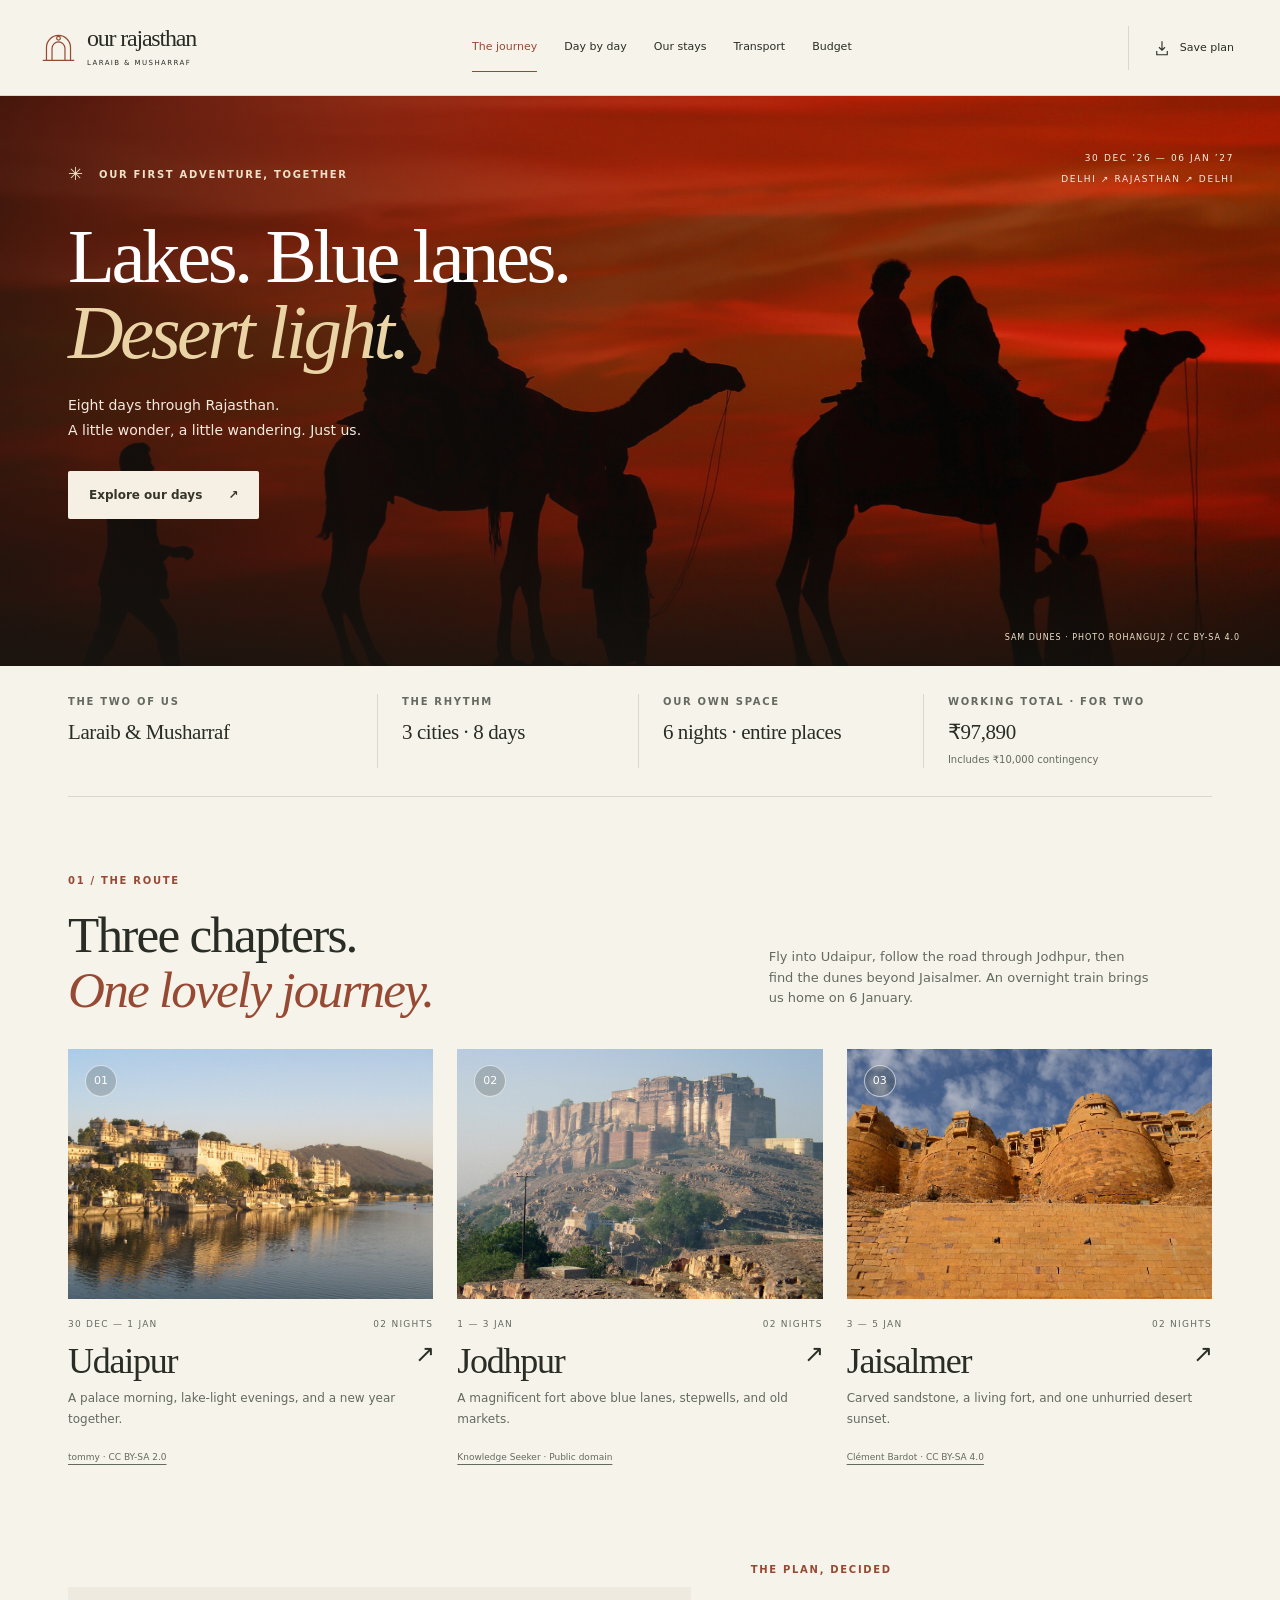
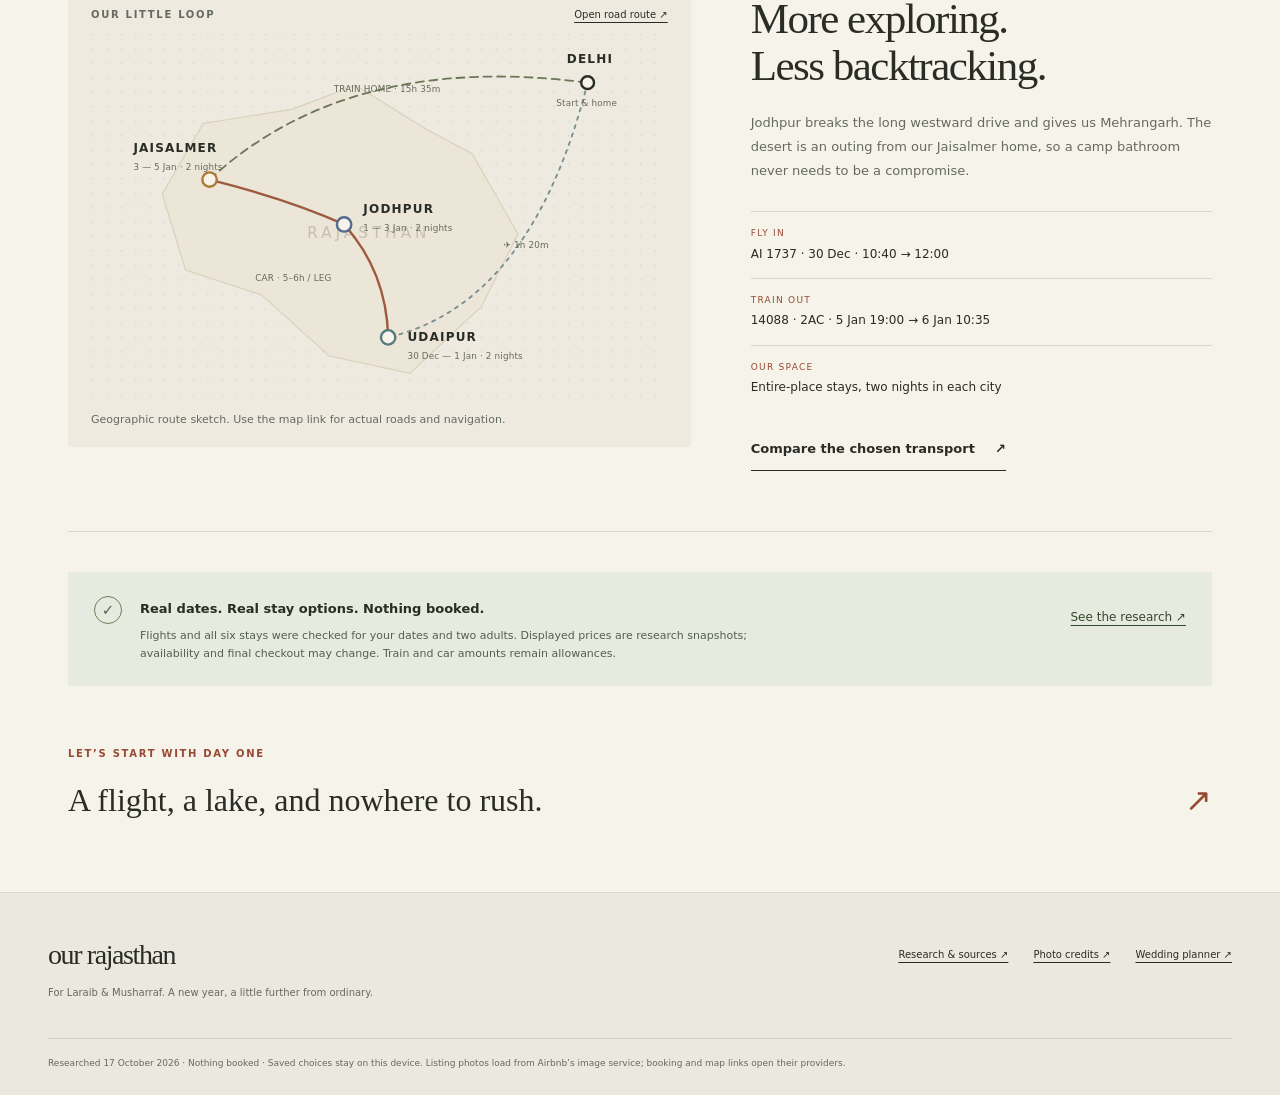
<file: rajasthan/index.html>
<!doctype html>
<html lang="en">
<head>
  <meta charset="utf-8">
  <meta name="viewport" content="width=device-width, initial-scale=1">
  <meta name="theme-color" content="#f6f3eb">
  <meta name="description" content="Laraib and Musharraf’s Rajasthan journey: eight days of lakes, blue lanes and desert light, with a researched itinerary, entire-place stays, transport and budget.">
  <meta name="robots" content="noindex,nofollow">
  <title>Our Rajasthan — Laraib & Musharraf</title>
  <link rel="icon" type="image/svg+xml" href="assets/sun.svg">
  <link rel="stylesheet" href="styles.css">
  <script src="data.js" defer></script>
  <script src="credits.js" defer></script>
  <script src="app.js" defer></script>
</head>
<body>
  <a class="skip-link" href="#main">Skip to trip plan</a>
  <header class="site-header">
    <a class="brand" href="#overview" aria-label="Our Rajasthan, overview"><svg viewBox="0 0 40 40" aria-hidden="true"><path d="M7 34V20a13 13 0 0 1 26 0v14M13 34V21a7 7 0 0 1 14 0v13M3 34h34"/><circle cx="20" cy="10" r="2"/></svg><span>our <b>rajasthan</b><small>LARAIB & MUSHARRAF</small></span></a>
    <nav class="main-nav" aria-label="Trip sections">
      <a href="#overview" data-view="overview" aria-current="page">The journey</a>
      <a href="#itinerary" data-view="itinerary">Day by day</a>
      <a href="#stays" data-view="stays">Our stays</a>
      <a href="#transport" data-view="transport">Transport</a>
      <a href="#budget" data-view="budget">Budget</a>
    </nav>
    <button class="icon-button header-save" id="download-plan" aria-label="Download the trip plan"><svg viewBox="0 0 24 24" aria-hidden="true"><path d="M12 3v12m-4-4 4 4 4-4M5 16v5h14v-5"/></svg><span>Save plan</span></button>
  </header>
  <div id="storage-notice" class="notice storage-notice" role="status" hidden></div>
  <main id="main" tabindex="-1">
    <section id="view-overview" class="view" aria-labelledby="overview-title">
      <div class="hero">
        <img class="hero-photo" src="assets/desert.jpg" alt="Camel riders silhouetted against a red sunset at Sam sand dunes near Jaisalmer" fetchpriority="high" width="1920" height="1266">
        <div class="hero-shade"></div>
        <div class="hero-content">
          <div class="eyebrow light"><span class="tiny-star">✳</span> OUR FIRST ADVENTURE, TOGETHER</div>
          <h1 id="overview-title">Lakes. Blue lanes.<br><em>Desert light.</em></h1>
          <p>Eight days through Rajasthan.<br>A little wonder, a little wandering. Just us.</p>
          <a class="button cream" href="#itinerary">Explore our days <span aria-hidden="true">↗</span></a>
        </div>
        <div class="hero-corner"><span>30 DEC ’26 — 06 JAN ’27</span><span>DELHI ↗ RAJASTHAN ↗ DELHI</span></div>
        <a class="hero-credit" href="https://commons.wikimedia.org/wiki/File:Sam_Sand_dunes.jpg" target="_blank" rel="noopener noreferrer">SAM DUNES · PHOTO ROHANGUJ2 / CC BY-SA 4.0</a>
      </div>
      <div class="page-wrap">
        <div class="trip-facts" aria-label="Trip at a glance">
          <div><span class="label">THE TWO OF US</span><strong>Laraib & Musharraf</strong></div>
          <div><span class="label">THE RHYTHM</span><strong>3 cities · 8 days</strong></div>
          <div><span class="label">OUR OWN SPACE</span><strong>6 nights · entire places</strong></div>
          <div><span class="label">WORKING TOTAL · FOR TWO</span><strong class="live-total">₹97,890</strong><small id="overview-buffer">Includes ₹10,000 contingency</small></div>
        </div>
        <div class="section-intro"><div><span class="eyebrow">01 / THE ROUTE</span><h2>Three chapters.<br><em>One lovely journey.</em></h2></div><p>Fly into Udaipur, follow the road through Jodhpur, then find the dunes beyond Jaisalmer. An overnight train brings us home on 6 January.</p></div>
        <div id="city-chapters" class="city-chapters"></div>
        <div class="route-story">
          <div class="route-map">
            <div class="map-heading"><span class="label">OUR LITTLE LOOP</span><a href="https://www.google.com/maps/dir/Udaipur,+Rajasthan/Jodhpur,+Rajasthan/Jaisalmer,+Rajasthan/" target="_blank" rel="noopener noreferrer">Open road route ↗</a></div>
            <svg viewBox="0 0 720 460" role="img" aria-labelledby="map-title map-desc">
              <title id="map-title">Delhi, Udaipur, Jodhpur and Jaisalmer route sketch</title><desc id="map-desc">Fly southwest from Delhi to Udaipur, drive northwest via Jodhpur to Jaisalmer, and take a train northeast back to Delhi. This is a route sketch, not a navigation map.</desc>
              <defs><pattern id="dots" width="18" height="18" patternUnits="userSpaceOnUse"><circle cx="2" cy="2" r="1" fill="#ddd5c6"/></pattern></defs>
              <rect x="0" y="0" width="720" height="460" fill="url(#dots)"/>
              <path d="M89 201 140 113 252 95 330 65 415 118 476 151 533 251 487 342 398 425 297 403 213 327 118 296Z" fill="#ece6d8" stroke="#d9d0bd" stroke-width="1.5"/>
              <text x="270" y="256" class="map-state">RAJASTHAN</text>
              <path d="M620 62 Q550 338 371 380" class="flight-path"/>
              <path d="M371 380 Q369 298 316 239 Q248 208 148 183" class="road-path"/>
              <path d="M148 183 Q321 23 620 62" class="train-path"/>
              <g class="map-dot"><circle cx="620" cy="62" r="8"/><text x="594" y="38">DELHI</text><text x="581" y="91" class="map-small">Start & home</text></g>
              <g class="map-dot udaipur"><circle cx="371" cy="380" r="9"/><text x="395" y="385">UDAIPUR</text><text x="395" y="407" class="map-small">30 Dec — 1 Jan · 2 nights</text></g>
              <g class="map-dot jodhpur"><circle cx="316" cy="239" r="9"/><text x="340" y="225">JODHPUR</text><text x="340" y="247" class="map-small">1 — 3 Jan · 2 nights</text></g>
              <g class="map-dot jaisalmer"><circle cx="148" cy="183" r="9"/><text x="53" y="149">JAISALMER</text><text x="53" y="171" class="map-small">3 — 5 Jan · 2 nights</text></g>
              <text x="515" y="269" class="map-small">✈ 1h 20m</text><text x="205" y="309" class="map-small">CAR · 5–6h / LEG</text><text x="303" y="74" class="map-small">TRAIN HOME · 15h 35m</text>
            </svg>
            <p class="fine-print">Geographic route sketch. Use the map link for actual roads and navigation.</p>
          </div>
          <div class="route-note"><span class="eyebrow">THE PLAN, DECIDED</span><h3>More exploring.<br>Less backtracking.</h3><p>Jodhpur breaks the long westward drive and gives us Mehrangarh. The desert is an outing from our Jaisalmer home, so a camp bathroom never needs to be a compromise.</p><dl><div><dt>Fly in</dt><dd id="overview-flight">AI 1737 · 30 Dec · 10:40 → 12:00</dd></div><div><dt>Train out</dt><dd id="overview-train">14088 · 5 Jan 19:00 → 6 Jan 10:35</dd></div><div><dt>Our space</dt><dd>Entire-place stays, two nights in each city</dd></div></dl><a class="text-link" href="#transport">Compare the chosen transport <span>↗</span></a></div>
        </div>
        <div class="honesty-note"><span class="seal" aria-hidden="true">✓</span><div><strong>Real dates. Real stay options. Nothing booked.</strong><p>Flights and all six stays were checked for your dates and two adults. Displayed prices are research snapshots; availability and final checkout may change. Train and car amounts remain allowances.</p></div><button class="text-button" data-dialog="sources">See the research ↗</button></div>
        <div class="next-chapter"><span class="eyebrow">LET’S START WITH DAY ONE</span><a href="#itinerary">A flight, a lake, and nowhere to rush. <span>↗</span></a></div>
      </div>
    </section>

    <section id="view-itinerary" class="view" aria-labelledby="itinerary-title" hidden>
      <div class="page-wrap">
        <div class="page-heading"><div><span class="eyebrow">02 / DAY BY DAY</span><h1 id="itinerary-title">Every day, <em>thought through.</em></h1><p>A plan with real stops, useful buffers, and room to enjoy being here.</p></div><button class="button outline" id="calendar-export">Add travel to calendar ↗</button></div>
        <div class="itinerary-layout"><nav id="day-nav" class="day-nav" aria-label="Choose a trip day"></nav><article id="day-detail" aria-live="polite"></article></div>
        <div id="print-itinerary" class="print-only"></div>
      </div>
    </section>

    <section id="view-stays" class="view" aria-labelledby="stays-title" hidden>
      <div class="page-wrap">
        <div class="page-heading"><div><span class="eyebrow">03 / OUR OWN LITTLE CORNERS</span><h1 id="stays-title">A place to <em>come home to.</em></h1><p>Real entire-place Airbnb listings, chosen for privacy, location and winter comfort.</p></div><div class="heading-note"><span class="label">6 NIGHTS · 3 BASES</span><strong id="stay-budget-total">₹30,410 planned</strong><span>Dated price snapshots · not reserved</span></div></div>
        <div class="notice"><strong>Your dates were checked.</strong> All six listings displayed the requested dates, two adults, a total price and Reserve available on 17 October. These are snapshots, not held bookings. Recheck final fees, cancellation, exclusive bathroom, winter amenities and luggage storage before payment.</div>
        <div class="filter-row" role="group" aria-label="Filter accommodation by city"><button class="filter active" data-stay-filter="all" aria-pressed="true">All three cities</button><button class="filter" data-stay-filter="udaipur" aria-pressed="false">Udaipur</button><button class="filter" data-stay-filter="jodhpur" aria-pressed="false">Jodhpur</button><button class="filter" data-stay-filter="jaisalmer" aria-pressed="false">Jaisalmer</button></div>
        <div id="stay-list"></div>
        <div class="editorial-callout"><span class="eyebrow">WHY WE’RE STAYING IN THE CITY</span><h3>The dunes for sunset.<br><em>Our own bathroom for the night.</em></h3><p>On 4 January, take a complete Sam or Khuri outing, then return to the same Jaisalmer home. No tent booking or overnight desert camp is built into this plan.</p><a class="text-link" href="#itinerary/2027-01-04">See the desert day ↗</a></div>
      </div>
    </section>

    <section id="view-transport" class="view" aria-labelledby="transport-title" hidden>
      <div class="page-wrap">
        <div class="page-heading"><div><span class="eyebrow">04 / BETWEEN THE CHAPTERS</span><h1 id="transport-title">The way there.<br><em>The way back.</em></h1><p>Fly in on 30 December. Come home by train on 6 January.</p></div><span class="research-date">RESEARCHED 17 OCT 2026</span></div>
        <section class="transport-section" aria-labelledby="flight-title"><div class="transport-heading"><span class="transport-symbol">↗</span><div><span class="label">WED 30 DEC · TWO ADULTS</span><h2 id="flight-title">Delhi <span class="route-arrow">→</span> Udaipur</h2><p>Nonstop economy · all times in India</p></div><a class="button outline" id="flight-search-link" target="_blank" rel="noopener noreferrer">Check these dates ↗</a></div><div id="flight-options" class="transport-options"></div><p class="fine-print">Observed Google Flights totals include required taxes/fees for two adults. Baggage/fare family and final checkout need review. Airline prices may change based on availability; review final price and fee details before booking.</p></section>
        <section class="transport-section" aria-labelledby="train-title"><div class="transport-heading"><span class="transport-symbol train-symbol">↖</span><div><span class="label">TUE 5 JAN → WED 6 JAN</span><h2 id="train-title">Jaisalmer <span class="route-arrow">→</span> Old Delhi</h2><p>Runicha Express 14088 · JSM → DLI · 15h 35m</p></div><a class="button outline" href="https://www.irctc.co.in/nget/train-search" target="_blank" rel="noopener noreferrer">Open IRCTC ↗</a></div><div id="train-options" class="train-options"></div><div class="rail-notice"><strong>Book for 5 January, not 6 January.</strong><p>Published schedule: 19:00 Jaisalmer → 10:35 Old Delhi next day. Target booking opening: <b>6 November 2026</b> under the usual 60-day rule; confirm the train’s actual reservation window. Class prices here are allowances; berths and selected-date operation are not confirmed.</p><a href="https://tickets.paytm.com/trains/14088-runicha-exp" target="_blank" rel="noopener noreferrer">Timetable source ↗</a> <a href="https://www.pib.gov.in/PressReleasePage.aspx?PRID=2065790&lang=2&reg=48" target="_blank" rel="noopener noreferrer">Reservation rule ↗</a></div></section>
        <section class="transport-section" aria-labelledby="roads-title"><div class="section-intro compact"><div><span class="eyebrow">THE TWO ROAD DAYS</span><h2 id="roads-title">A window seat.<br><em>A changing landscape.</em></h2></div><p>Book two direct sedan transfers. Ask for a written final price including tolls, taxes, parking, driver allowance and agreed stops.</p></div><div class="road-grid"><article class="road-leg"><span class="label">01 JANUARY</span><h3>Udaipur → Jodhpur</h3><div class="road-stats"><strong>5–6h</strong><span>260–280 km approx.</span><b>₹5,500 target / car</b></div><p>Direct drive plus lunch and comfort breaks. Ranakpur is a separate detour decision; allow extra time and cost if chosen.</p><a href="https://aniltour.com/udaipur-to-jodhpur-taxi" target="_blank" rel="noopener noreferrer">Published operator option ↗</a></article><article class="road-leg"><span class="label">03 JANUARY</span><h3>Jodhpur → Jaisalmer</h3><div class="road-stats"><strong>5–6h</strong><span>285–300 km approx.</span><b>₹5,500 target / car</b></div><p>Leave after breakfast and arrive before your lakeside evening. Confirm luggage drop-off near the fort with the host.</p><a href="https://www.rajasthanitourtravels.com/rajasthani_tour_travels_taxi.html" target="_blank" rel="noopener noreferrer">Rate-card reference ↗</a></article></div></section>
        <details class="comparison"><summary>Compare lower-cost transport and the Osian alternative <span>+</span></summary><div class="table-scroll"><table><caption>Planning ranges for two travelers; not confirmed fares</caption><thead><tr><th>Alternative</th><th>Time</th><th>For two</th><th>Trade-off</th></tr></thead><tbody><tr><td>Udaipur → Jodhpur bus</td><td>6–8h + transfers</td><td>₹1,200–2,400</td><td>No flexible sightseeing stops</td></tr><tr><td>Jodhpur → Jaisalmer train</td><td>5–7h</td><td>~₹1,000–1,800 in 3AC</td><td>Check the actual departure/arrival</td></tr><tr><td>Jodhpur → Jaisalmer bus</td><td>5–7h</td><td>₹800–2,000</td><td>Add station/hotel transfers</td></tr><tr><td>Udaipur + Jodhpur / Osian</td><td>Removes Jaisalmer transfer</td><td>Reprice the full route</td><td>More downtime, but no Jaisalmer fort/havelis</td></tr></tbody></table></div><p>Keep this three-city itinerary unless you deliberately choose a slower two-city trip. Osian is about 65 km from Jodhpur and is a different desert experience.</p><a href="https://www.ixigo.com/buses/jodhpur-jaisalmer-sts" target="_blank" rel="noopener noreferrer">Bus-route reference ↗</a></details>
      </div>
    </section>

    <section id="view-budget" class="view" aria-labelledby="budget-title" hidden>
      <div class="page-wrap">
        <div class="page-heading"><div><span class="eyebrow">05 / MAKE IT REAL</span><h1 id="budget-title">A lovely trip.<br><em>A clear budget.</em></h1><p>All amounts are for both of us. Replace allowances with final quotes as we book.</p></div><button class="button outline" id="print-plan">Print / save PDF ↗</button></div>
        <div class="budget-layout"><div class="budget-summary"><span class="label">OUR WORKING TOTAL</span><strong class="budget-total live-total">₹97,890</strong><p>for two · including contingency</p><label class="budget-cap-label" for="budget-cap">Our maximum <span>₹</span><input id="budget-cap" type="number" inputmode="numeric" min="0" max="1000000" step="1" value="100000"></label><div class="budget-meter" role="img" aria-label="Budget allocation"><span id="budget-meter-fill"></span></div><div id="budget-headroom" class="budget-headroom" role="status"></div><div id="budget-groups" class="budget-groups"></div><p class="fine-print">Stay and flight lines start from displayed dated snapshots; other lines are allowances. Final checkout can change. Shopping is extra. Protect the contingency until bookings are confirmed.</p></div><div><div class="ledger-heading"><h2>The working ledger</h2><button class="text-button" id="reset-budget">Restore research figures</button></div><div id="budget-ledger" class="budget-ledger"></div></div></div>
        <section class="booking-section" aria-labelledby="booking-title"><div class="section-intro compact"><div><span class="eyebrow">FROM PLAN TO TICKETS</span><h2 id="booking-title">Seven things.<br><em>Then we’re ready.</em></h2></div><div class="check-progress"><strong id="check-count">0 / 7</strong><span>booking steps checked</span></div></div><div id="booking-checklist" class="booking-checklist"></div></section>
        <div class="save-strip"><div><h3>Keep a copy with you.</h3><p>Choices save in this browser only. Export a backup to share or restore on another device.</p></div><div class="save-actions"><button class="button outline" id="export-choices">Export choices ↓</button><label class="button outline file-button">Import choices ↑<input type="file" id="import-choices" accept="application/json,.json"></label><button class="text-button" id="download-plan-bottom">Download itinerary ↓</button></div></div>
      </div>
    </section>
  </main>
  <footer class="site-footer"><div><span class="footer-brand">our rajasthan</span><p>For Laraib & Musharraf. A new year, a little further from ordinary.</p></div><div class="footer-links"><button class="text-button" data-dialog="sources">Research & sources ↗</button><button class="text-button" data-dialog="credits">Photo credits ↗</button><a href="../index.html">Wedding planner ↗</a></div><p class="footer-fine">Researched 17 October 2026 · Nothing booked · Saved choices stay on this device. Listing photos load from Airbnb’s image service; booking and map links open their providers.</p></footer>
  <dialog id="info-dialog" aria-labelledby="dialog-title"><div class="dialog-top"><span class="eyebrow">THE DETAILS BEHIND THE PLAN</span><button class="icon-button" id="close-dialog" aria-label="Close details">×</button></div><h2 id="dialog-title"></h2><div id="dialog-body"></div></dialog>
  <div id="toast" class="toast" role="status" aria-live="polite"></div>
  <noscript><div class="notice">This interactive planner needs JavaScript. The route is Delhi → Udaipur (30 Dec–1 Jan) → Jodhpur (1–3 Jan) → Jaisalmer (3–5 Jan) → overnight train on 5 Jan → Delhi on 6 Jan. Flight and accommodation links can be researched through the providers.</div></noscript>
</body>
</html>
</file>
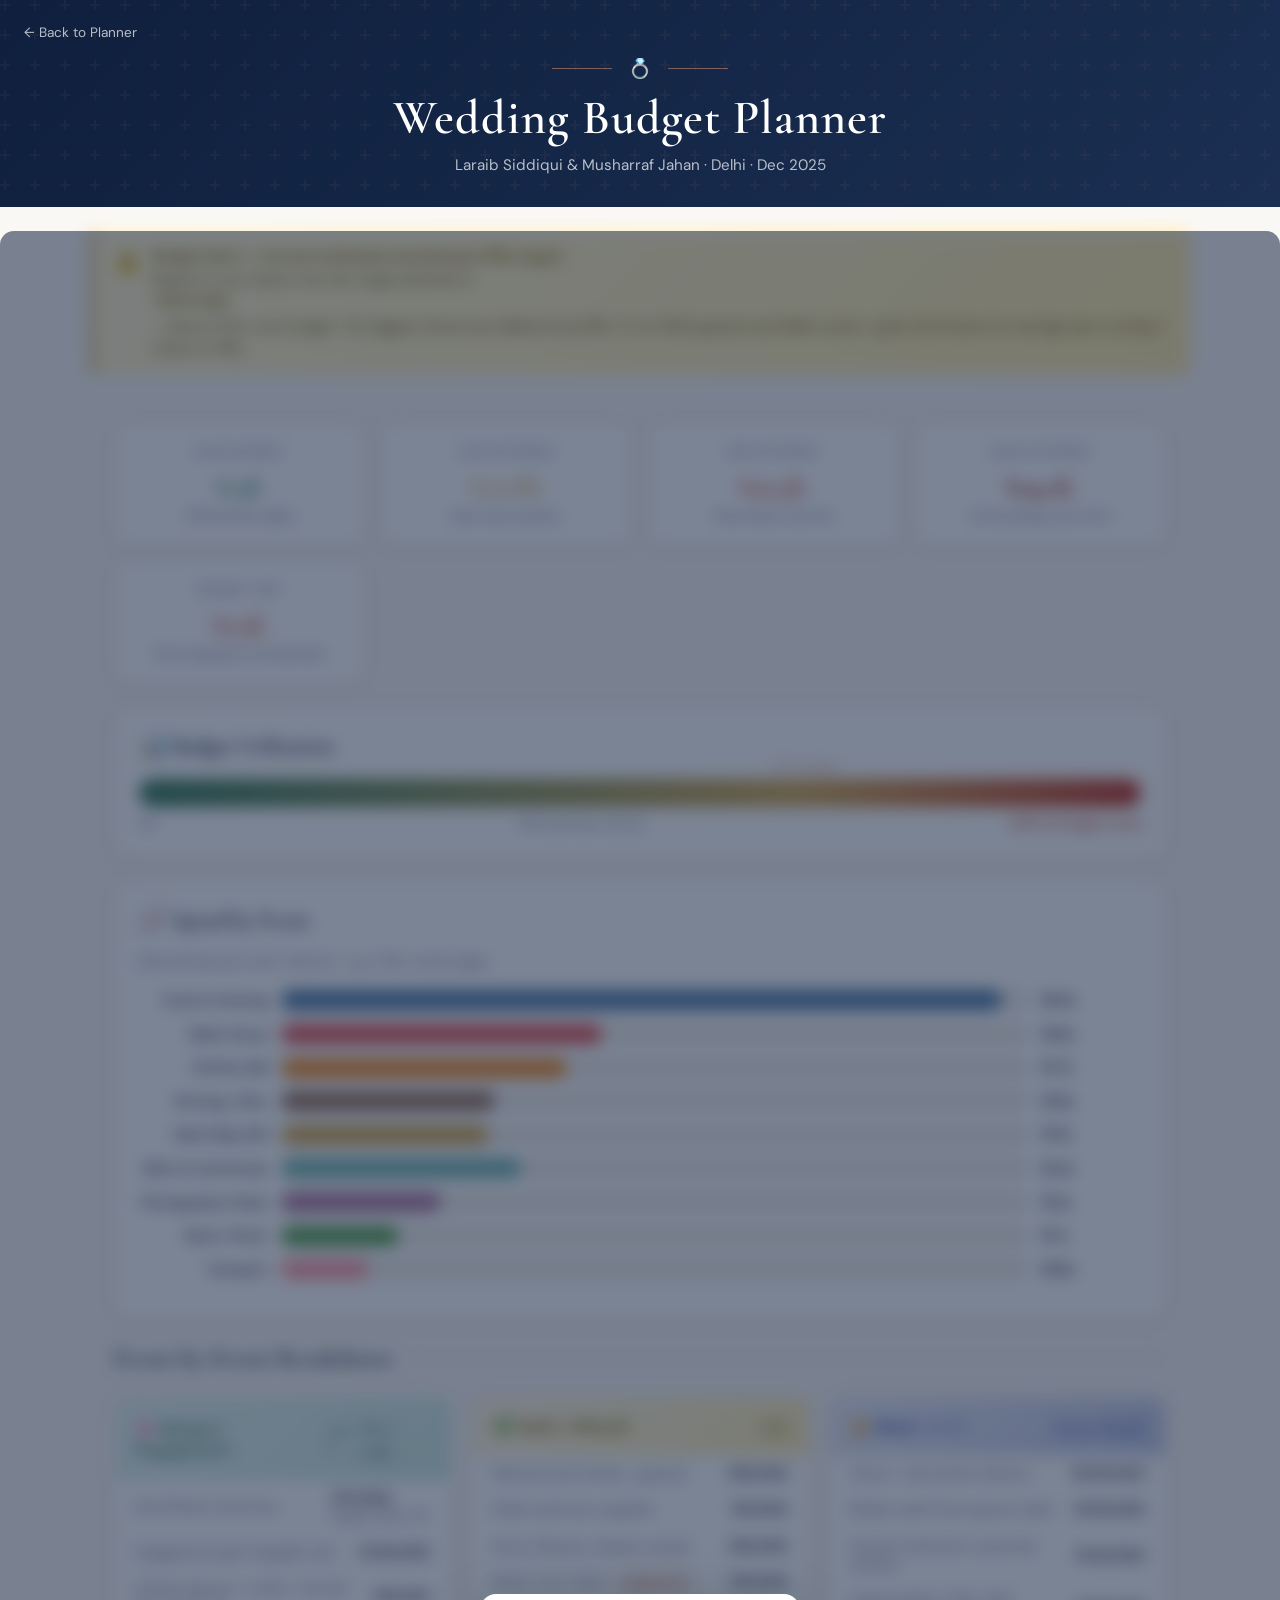
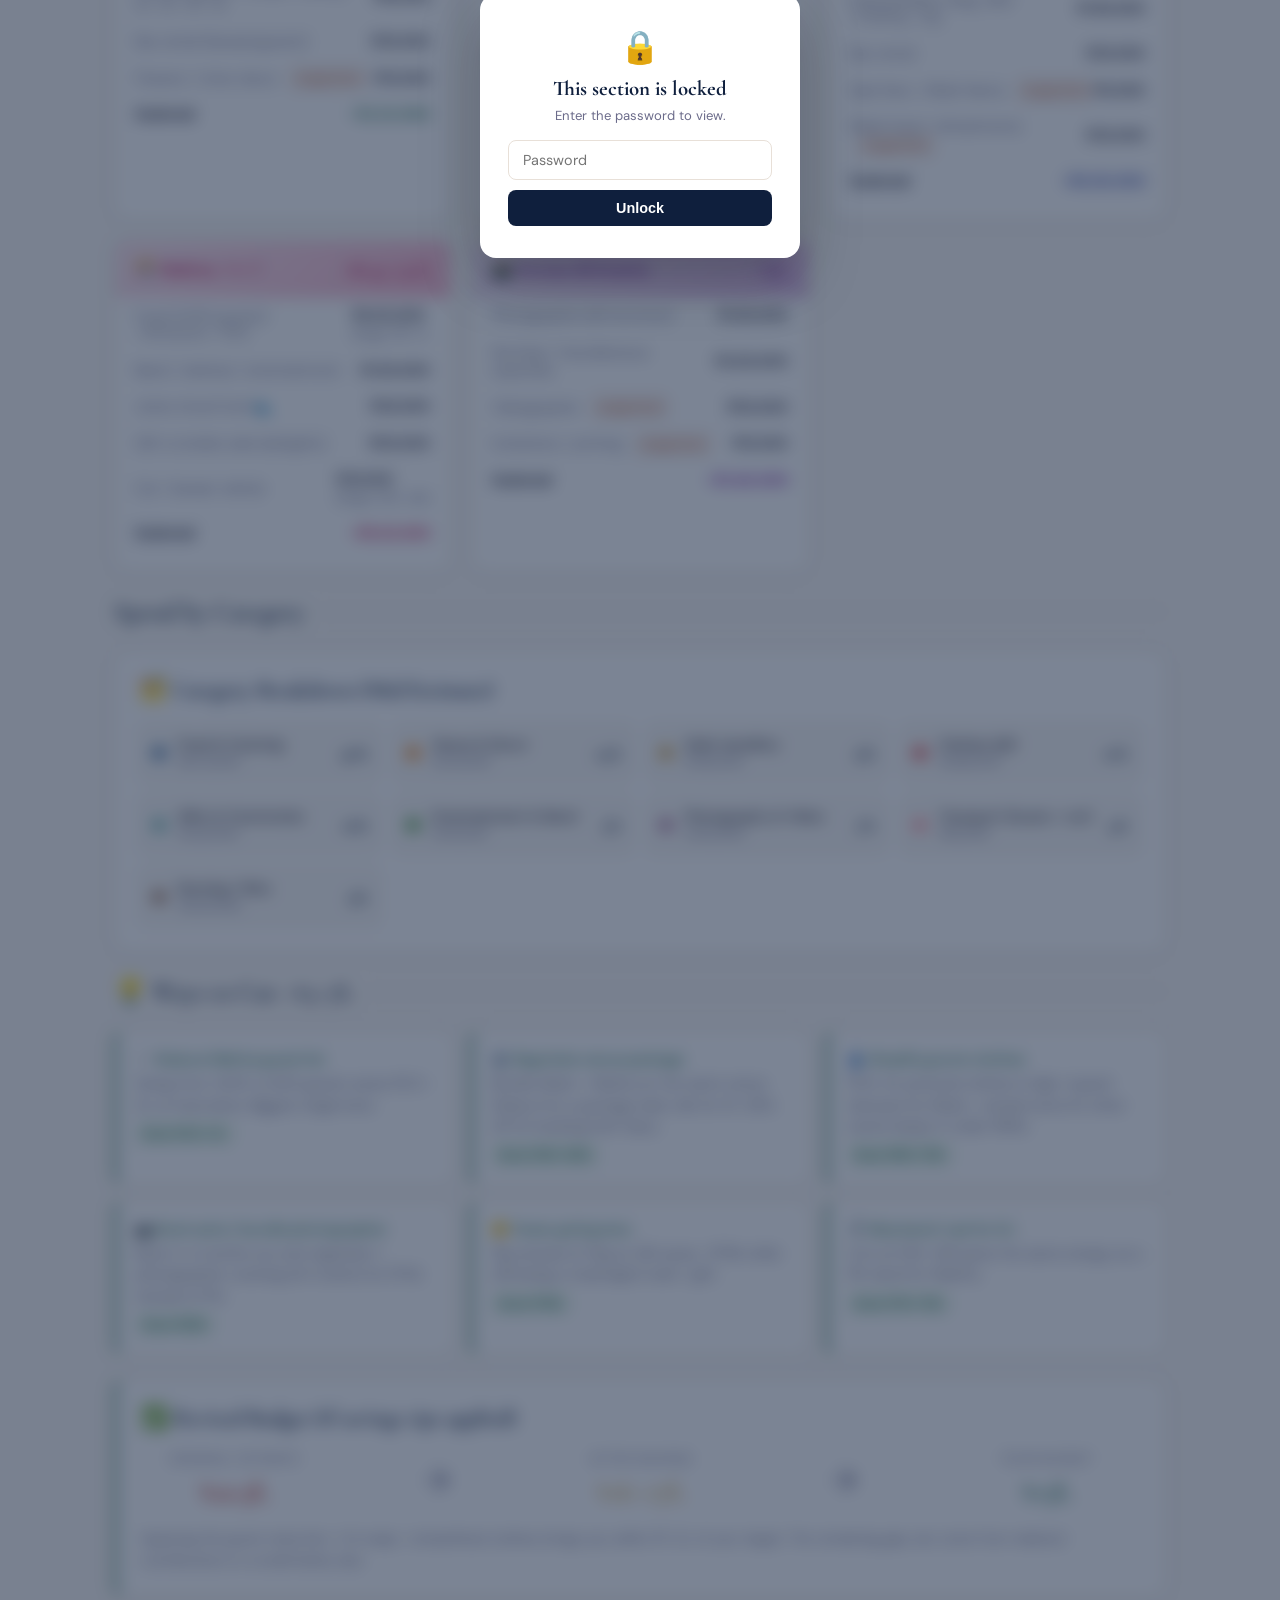
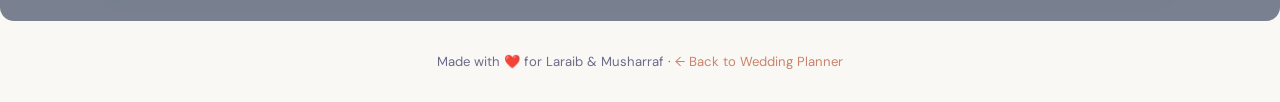
<file: budget.html>
<!DOCTYPE html>
<html lang="en">
<head>
  <meta charset="UTF-8" />
  <meta name="viewport" content="width=device-width, initial-scale=1.0" />
  <title>Wedding Budget — Laraib & Musharraf</title>
  <link rel="preconnect" href="https://fonts.googleapis.com" />
  <link rel="preconnect" href="https://fonts.gstatic.com" crossorigin />
  <link href="https://fonts.googleapis.com/css2?family=Cormorant+Garamond:ital,wght@0,400;0,600;0,700;1,400&family=DM+Sans:wght@300;400;500;600&display=swap" rel="stylesheet" />
  <style>
    :root {
      --navy: #0f1f3d;
      --navy-light: #1a2f52;
      --rose: #c9846a;
      --rose-light: #e8a98e;
      --rose-pale: #f5e6df;
      --gold: #d4a853;
      --gold-light: #f0c97a;
      --green: #3a7d5f;
      --green-light: #4a9e79;
      --red: #c0392b;
      --red-light: #e74c3c;
      --bg: #faf8f5;
      --card: #ffffff;
      --text: #1a1a2e;
      --text-muted: #6b6b8a;
      --border: #e8e0d8;
    }

    * { margin: 0; padding: 0; box-sizing: border-box; }

    body {
      font-family: 'DM Sans', sans-serif;
      background: var(--bg);
      color: var(--text);
      min-height: 100vh;
    }

    /* ── Header ── */
    header {
      background: linear-gradient(135deg, var(--navy) 0%, var(--navy-light) 100%);
      color: white;
      padding: 2.5rem 2rem 2rem;
      text-align: center;
      position: relative;
      overflow: hidden;
    }
    header::before {
      content: '';
      position: absolute;
      inset: 0;
      background: url("data:image/svg+xml,%3Csvg width='60' height='60' viewBox='0 0 60 60' xmlns='http://www.w3.org/2000/svg'%3E%3Cg fill='none' fill-rule='evenodd'%3E%3Cg fill='%23c9846a' fill-opacity='0.06'%3E%3Cpath d='M36 34v-4h-2v4h-4v2h4v4h2v-4h4v-2h-4zm0-30V0h-2v4h-4v2h4v4h2V6h4V4h-4zM6 34v-4H4v4H0v2h4v4h2v-4h4v-2H6zM6 4V0H4v4H0v2h4v4h2V6h4V4H6z'/%3E%3C/g%3E%3C/g%3E%3C/svg%3E");
    }
    header .back-link {
      position: absolute;
      top: 1.5rem;
      left: 1.5rem;
      color: rgba(255,255,255,0.7);
      text-decoration: none;
      font-size: 0.85rem;
      display: flex;
      align-items: center;
      gap: 0.4rem;
      transition: color 0.2s;
    }
    header .back-link:hover { color: var(--rose-light); }
    header h1 {
      font-family: 'Cormorant Garamond', serif;
      font-size: clamp(2rem, 5vw, 3rem);
      font-weight: 600;
      letter-spacing: 0.02em;
      position: relative;
    }
    header p {
      color: rgba(255,255,255,0.7);
      margin-top: 0.5rem;
      font-size: 0.95rem;
      position: relative;
    }
    .header-divider {
      display: flex;
      align-items: center;
      justify-content: center;
      gap: 1rem;
      margin: 1rem 0 0.5rem;
      position: relative;
    }
    .header-divider::before, .header-divider::after {
      content: '';
      width: 60px;
      height: 1px;
      background: var(--rose);
      opacity: 0.6;
    }
    .header-divider span { color: var(--rose); font-size: 1.2rem; }

    /* ── Alert Banner ── */
    .alert-banner {
      background: linear-gradient(135deg, #fff3cd, #ffeaa7);
      border-left: 4px solid var(--gold);
      margin: 1.5rem;
      padding: 1rem 1.25rem;
      border-radius: 8px;
      display: flex;
      align-items: flex-start;
      gap: 0.75rem;
      font-size: 0.9rem;
    }
    .alert-banner .icon { font-size: 1.3rem; flex-shrink: 0; }
    .alert-banner strong { color: #7d5a00; display: block; margin-bottom: 0.25rem; }
    .alert-banner p { color: #5a4000; line-height: 1.5; }

    /* ── Main Layout ── */
    main {
      max-width: 1100px;
      margin: 0 auto;
      padding: 1.5rem;
      display: flex;
      flex-direction: column;
      gap: 1.5rem;
    }

    /* ── Summary Cards ── */
    .summary-grid {
      display: grid;
      grid-template-columns: repeat(auto-fit, minmax(200px, 1fr));
      gap: 1rem;
    }
    .summary-card {
      background: var(--card);
      border-radius: 12px;
      padding: 1.25rem;
      text-align: center;
      border: 1px solid var(--border);
      box-shadow: 0 2px 8px rgba(0,0,0,0.05);
    }
    .summary-card .label {
      font-size: 0.78rem;
      text-transform: uppercase;
      letter-spacing: 0.08em;
      color: var(--text-muted);
      margin-bottom: 0.5rem;
    }
    .summary-card .amount {
      font-family: 'Cormorant Garamond', serif;
      font-size: 1.8rem;
      font-weight: 700;
      color: var(--navy);
    }
    .summary-card.budget .amount { color: var(--green); }
    .summary-card.total .amount { color: var(--red); }
    .summary-card.gap .amount { color: var(--red); }
    .summary-card .sub {
      font-size: 0.8rem;
      color: var(--text-muted);
      margin-top: 0.25rem;
    }

    /* ── Budget Meter ── */
    .budget-meter {
      background: var(--card);
      border-radius: 12px;
      padding: 1.5rem;
      border: 1px solid var(--border);
      box-shadow: 0 2px 8px rgba(0,0,0,0.05);
    }
    .budget-meter h2 {
      font-family: 'Cormorant Garamond', serif;
      font-size: 1.4rem;
      color: var(--navy);
      margin-bottom: 1.25rem;
    }
    .meter-track {
      background: #f0ede8;
      border-radius: 50px;
      height: 28px;
      position: relative;
      overflow: hidden;
    }
    .meter-fill {
      height: 100%;
      border-radius: 50px;
      display: flex;
      align-items: center;
      position: relative;
      transition: width 1s ease;
    }
    .meter-label {
      display: flex;
      justify-content: space-between;
      font-size: 0.82rem;
      color: var(--text-muted);
      margin-top: 0.5rem;
    }
    .meter-label .over { color: var(--red); font-weight: 600; }

    /* ── Event Breakdown ── */
    .section-title {
      font-family: 'Cormorant Garamond', serif;
      font-size: 1.6rem;
      color: var(--navy);
      font-weight: 600;
      display: flex;
      align-items: center;
      gap: 0.75rem;
    }
    .section-title::after {
      content: '';
      flex: 1;
      height: 1px;
      background: var(--border);
    }

    .events-grid {
      display: grid;
      grid-template-columns: repeat(auto-fit, minmax(300px, 1fr));
      gap: 1.25rem;
    }

    .event-card {
      background: var(--card);
      border-radius: 12px;
      border: 1px solid var(--border);
      overflow: hidden;
      box-shadow: 0 2px 8px rgba(0,0,0,0.05);
    }
    .event-header {
      padding: 1rem 1.25rem;
      display: flex;
      align-items: center;
      justify-content: space-between;
    }
    .event-header .event-name {
      font-weight: 600;
      font-size: 1rem;
      display: flex;
      align-items: center;
      gap: 0.5rem;
    }
    .event-header .event-total {
      font-family: 'Cormorant Garamond', serif;
      font-size: 1.3rem;
      font-weight: 700;
    }
    .event-body { padding: 0 1.25rem 1.25rem; }
    .event-item {
      display: flex;
      align-items: center;
      justify-content: space-between;
      padding: 0.55rem 0;
      border-bottom: 1px solid #f5f5f5;
      font-size: 0.88rem;
    }
    .event-item:last-child { border-bottom: none; }
    .event-item .item-name { color: var(--text-muted); }
    .event-item .item-amount { font-weight: 600; color: var(--text); }
    .event-item .item-range { font-size: 0.78rem; color: var(--text-muted); margin-top: 0.1rem; }
    .item-note {
      font-size: 0.75rem;
      color: var(--rose);
      background: var(--rose-pale);
      padding: 0.15rem 0.5rem;
      border-radius: 4px;
      margin-left: 0.5rem;
    }

    /* Event colour themes */
    .ev-mangni .event-header { background: linear-gradient(135deg, #e8f4f0, #d1ece3); }
    .ev-mangni .event-header .event-name { color: var(--green); }
    .ev-mangni .event-header .event-total { color: var(--green); }

    .ev-mehndi .event-header { background: linear-gradient(135deg, #fff8e1, #ffedb3); }
    .ev-mehndi .event-header .event-name { color: #7d5a00; }
    .ev-mehndi .event-header .event-total { color: #7d5a00; }

    .ev-nikah .event-header { background: linear-gradient(135deg, #e8eaf6, #c5cae9); }
    .ev-nikah .event-header .event-name { color: #3949ab; }
    .ev-nikah .event-header .event-total { color: #3949ab; }

    .ev-walima .event-header { background: linear-gradient(135deg, #fce4ec, #f8bbd0); }
    .ev-walima .event-header .event-name { color: #c2185b; }
    .ev-walima .event-header .event-total { color: #c2185b; }

    .ev-cross .event-header { background: linear-gradient(135deg, #f3e5f5, #e1bee7); }
    .ev-cross .event-header .event-name { color: #7b1fa2; }
    .ev-cross .event-header .event-total { color: #7b1fa2; }

    /* ── Horizontal Bar Chart ── */
    .chart-card {
      background: var(--card);
      border-radius: 12px;
      padding: 1.5rem;
      border: 1px solid var(--border);
      box-shadow: 0 2px 8px rgba(0,0,0,0.05);
    }
    .chart-card h2 {
      font-family: 'Cormorant Garamond', serif;
      font-size: 1.4rem;
      color: var(--navy);
      margin-bottom: 1.25rem;
    }
    .bar-row {
      display: grid;
      grid-template-columns: 130px 1fr 100px;
      align-items: center;
      gap: 0.75rem;
      margin-bottom: 0.85rem;
    }
    .bar-label { font-size: 0.85rem; font-weight: 500; text-align: right; }
    .bar-track { background: #f0ede8; border-radius: 50px; height: 20px; overflow: hidden; }
    .bar-fill { height: 100%; border-radius: 50px; transition: width 1s ease; }
    .bar-amount { font-size: 0.85rem; font-weight: 600; color: var(--text); }

    /* Budget line on chart */
    .budget-line-wrapper { position: relative; }
    .budget-line {
      position: absolute;
      top: 0;
      bottom: 0;
      width: 2px;
      background: var(--rose);
      opacity: 0.7;
      z-index: 2;
    }
    .budget-line-label {
      position: absolute;
      top: -20px;
      font-size: 0.7rem;
      color: var(--rose);
      font-weight: 600;
      white-space: nowrap;
      transform: translateX(-50%);
    }

    /* ── Category Pie (CSS) ── */
    .category-grid {
      display: grid;
      grid-template-columns: repeat(auto-fill, minmax(220px, 1fr));
      gap: 0.75rem;
    }
    .cat-item {
      display: flex;
      align-items: center;
      gap: 0.75rem;
      padding: 0.75rem;
      background: #f9f8f6;
      border-radius: 8px;
      border: 1px solid var(--border);
    }
    .cat-dot {
      width: 14px;
      height: 14px;
      border-radius: 50%;
      flex-shrink: 0;
    }
    .cat-info .cat-name { font-size: 0.85rem; font-weight: 500; }
    .cat-info .cat-amt { font-size: 0.8rem; color: var(--text-muted); }
    .cat-pct {
      margin-left: auto;
      font-family: 'Cormorant Garamond', serif;
      font-size: 1.2rem;
      font-weight: 700;
      color: var(--navy);
    }

    /* ── Savings Tips ── */
    .tips-grid {
      display: grid;
      grid-template-columns: repeat(auto-fill, minmax(260px, 1fr));
      gap: 1rem;
    }
    .tip-card {
      background: var(--card);
      border-radius: 10px;
      padding: 1.1rem;
      border: 1px solid var(--border);
      border-left: 3px solid var(--green);
      font-size: 0.88rem;
    }
    .tip-card .tip-title {
      font-weight: 600;
      color: var(--green);
      margin-bottom: 0.35rem;
      display: flex;
      align-items: center;
      gap: 0.4rem;
    }
    .tip-card p { color: var(--text-muted); line-height: 1.5; }
    .tip-saving {
      display: inline-block;
      margin-top: 0.4rem;
      font-size: 0.8rem;
      font-weight: 600;
      color: var(--green);
      background: #e8f5e9;
      padding: 0.2rem 0.5rem;
      border-radius: 4px;
    }

    /* ── Footer ── */
    footer {
      text-align: center;
      padding: 2rem;
      color: var(--text-muted);
      font-size: 0.82rem;
    }
    footer a { color: var(--rose); text-decoration: none; }

    /* ── Responsive ── */
    @media (max-width: 600px) {
      .bar-row { grid-template-columns: 90px 1fr 80px; }
      .bar-label { font-size: 0.78rem; }
    }
  </style>
</head>
<body>

<!-- ══ HEADER ══════════════════════════════════════════════════════ -->
<header>
  <a href="index.html" class="back-link">← Back to Planner</a>
  <div class="header-divider"><span>💍</span></div>
  <h1>Wedding Budget Planner</h1>
  <p>Laraib Siddiqui & Musharraf Jahan · Delhi · Dec 2025</p>
</header>

<!-- ══ LOCKED CONTENT (alert + figures) ══════════════════════════════ -->
<div class="lock-gate">

<!-- ══ OVER-BUDGET ALERT ═══════════════════════════════════════════ -->
<div class="alert-banner" style="max-width:1100px;margin:1.5rem auto;">
  <span class="icon">⚠️</span>
  <div>
    <strong>Budget Alert — Current estimates exceed your ₹15L target</strong>
    <p>Based on your inputs, the mid-range estimate is <strong>~₹22.5 lakh</strong> — about ₹7.5L over budget. The biggest drivers are Walima food (₹6–7L for 1000 guests) and Nikah venue + gold. Scroll down for savings tips to bring it closer to ₹15L.</p>
  </div>
</div>

<!-- ══ MAIN ════════════════════════════════════════════════════════ -->
<main>

  <!-- Summary Cards -->
  <div class="summary-grid">
    <div class="summary-card budget">
      <div class="label">Your Budget</div>
      <div class="amount">₹15L</div>
      <div class="sub">₹15,00,000 target</div>
    </div>
    <div class="summary-card">
      <div class="label">Low Estimate</div>
      <div class="amount" style="color:var(--gold)">₹20.8L</div>
      <div class="sub">Best case scenario</div>
    </div>
    <div class="summary-card total">
      <div class="label">Mid Estimate</div>
      <div class="amount">₹22.5L</div>
      <div class="sub">Most likely outcome</div>
    </div>
    <div class="summary-card">
      <div class="label">High Estimate</div>
      <div class="amount" style="color:#8b0000">₹24.1L</div>
      <div class="sub">If everything costs more</div>
    </div>
    <div class="summary-card gap">
      <div class="label">Budget Gap</div>
      <div class="amount">₹7.5L</div>
      <div class="sub">Extra needed at mid estimate</div>
    </div>
  </div>

  <!-- Budget Meter -->
  <div class="budget-meter">
    <h2>📊 Budget Utilisation</h2>
    <div class="budget-line-wrapper">
      <div class="meter-track" id="meterTrack">
        <div class="meter-fill" id="meterFill" style="width:0%"></div>
      </div>
      <div class="budget-line" id="budgetLine" style="left:66.5%">
        <span class="budget-line-label">₹15L budget</span>
      </div>
    </div>
    <div class="meter-label">
      <span>₹0</span>
      <span>Mid estimate: ₹22.5L</span>
      <span class="over">150% of budget used</span>
    </div>
  </div>

  <!-- Horizontal Bar Chart -->
  <div class="chart-card">
    <h2>📈 Spend by Event</h2>
    <p style="font-size:0.82rem;color:var(--text-muted);margin-bottom:1.25rem;">Mid estimate per event. Red line = your ₹15L total budget.</p>

    <div id="barChart"></div>
  </div>

  <!-- Event Breakdown -->
  <div class="section-title">Event-by-Event Breakdown</div>

  <div class="events-grid">

    <!-- Mangni -->
    <div class="event-card ev-mangni">
      <div class="event-header">
        <div class="event-name">🌸 Mangni / Engagement <span style="font-size:0.78rem;opacity:0.7">Oct 3</span></div>
        <div class="event-total">₹2.1–2.6L</div>
      </div>
      <div class="event-body">
        <div class="event-item">
          <div>
            <div class="item-name">God bharai ceremony</div>
          </div>
          <div>
            <div class="item-amount">₹75,000</div>
            <div class="item-range">Range: ₹50k–₹1L</div>
          </div>
        </div>
        <div class="event-item">
          <div class="item-name">Engagement gift (ring/gift set)</div>
          <div class="item-amount">₹1,00,000</div>
        </div>
        <div class="event-item">
          <div>
            <div class="item-name">Clothes (groom + bride + family)</div>
            <div style="font-size:0.75rem;color:var(--text-muted)">5k + 5k + 3k + 5k</div>
          </div>
          <div class="item-amount">₹18,000</div>
        </div>
        <div class="event-item">
          <div class="item-name">Bus rental (baraat/guests)</div>
          <div class="item-amount">₹25,000</div>
        </div>
        <div class="event-item">
          <div class="item-name">Flowers / minor decor <span class="item-note">suggested</span></div>
          <div class="item-amount">₹15,000</div>
        </div>
        <div class="event-item" style="font-weight:700;font-size:0.9rem">
          <div>Subtotal</div>
          <div style="color:var(--green)">~₹2,33,000</div>
        </div>
      </div>
    </div>

    <!-- Haldi + Mehndi -->
    <div class="event-card ev-mehndi">
      <div class="event-header">
        <div class="event-name">🌿 Haldi + Mehndi</div>
        <div class="event-total">₹1L</div>
      </div>
      <div class="event-body">
        <div class="event-item">
          <div class="item-name">Mehndi artist (bride + guests)</div>
          <div class="item-amount">₹30,000</div>
        </div>
        <div class="event-item">
          <div class="item-name">Haldi ceremony supplies</div>
          <div class="item-amount">₹15,000</div>
        </div>
        <div class="event-item">
          <div class="item-name">Decor (flowers, drapes, props)</div>
          <div class="item-amount">₹35,000</div>
        </div>
        <div class="event-item">
          <div class="item-name">Music / DJ / Dhol <span class="item-note">suggested</span></div>
          <div class="item-amount">₹10,000</div>
        </div>
        <div class="event-item">
          <div class="item-name">Snacks &amp; refreshments</div>
          <div class="item-amount">₹10,000</div>
        </div>
        <div class="event-item" style="font-weight:700;font-size:0.9rem">
          <div>Subtotal</div>
          <div style="color:#7d5a00">~₹1,00,000</div>
        </div>
      </div>
    </div>

    <!-- Nikah -->
    <div class="event-card ev-nikah">
      <div class="event-header">
        <div class="event-name">🕌 Nikah <span style="font-size:0.78rem;opacity:0.7">Dec 26</span></div>
        <div class="event-total">₹7.75–8.25L</div>
      </div>
      <div class="event-body">
        <div class="event-item">
          <div class="item-name">Venue + decoration (Dabur)</div>
          <div class="item-amount">₹3,00,000</div>
        </div>
        <div class="event-item">
          <div class="item-name">Bride's outfit (from groom side)</div>
          <div class="item-amount">₹1,00,000</div>
        </div>
        <div class="event-item">
          <div class="item-name">Groom's sherwani / personal clothes</div>
          <div class="item-amount">₹1,50,000</div>
        </div>
        <div class="event-item">
          <div>
            <div class="item-name">Gold jewellery (25g, 22K)</div>
            <div style="font-size:0.75rem;color:var(--text-muted)">~₹7,800/g × 25g</div>
          </div>
          <div class="item-amount">₹1,95,000</div>
        </div>
        <div class="event-item">
          <div class="item-name">Bus rental</div>
          <div class="item-amount">₹25,000</div>
        </div>
        <div class="event-item">
          <div class="item-name">Qazi fees + Nikah Nama <span class="item-note">suggested</span></div>
          <div class="item-amount">₹5,000</div>
        </div>
        <div class="event-item">
          <div class="item-name">Nikah food / refreshments <span class="item-note">suggested</span></div>
          <div class="item-amount">₹25,000</div>
        </div>
        <div class="event-item" style="font-weight:700;font-size:0.9rem">
          <div>Subtotal</div>
          <div style="color:#3949ab">~₹8,00,000</div>
        </div>
      </div>
    </div>

    <!-- Walima -->
    <div class="event-card ev-walima">
      <div class="event-header">
        <div class="event-name">🎊 Walima <span style="font-size:0.78rem;opacity:0.7">Dec 27</span></div>
        <div class="event-total">₹8.45–9.1L</div>
      </div>
      <div class="event-body">
        <div class="event-item">
          <div>
            <div class="item-name">Food (1,000 guests)</div>
            <div style="font-size:0.75rem;color:var(--text-muted)">~₹650/plate × 1000</div>
          </div>
          <div>
            <div class="item-amount">₹6,50,000</div>
            <div class="item-range">Range: ₹6–7L</div>
          </div>
        </div>
        <div class="event-item">
          <div class="item-name">Band / shehnai / entertainment</div>
          <div class="item-amount">₹1,00,000</div>
        </div>
        <div class="event-item">
          <div class="item-name">Joota churai fund 👟</div>
          <div class="item-amount">₹20,000</div>
        </div>
        <div class="event-item">
          <div class="item-name">Gift to bride's side (eidi/gifts)</div>
          <div class="item-amount">₹50,000</div>
        </div>
        <div class="event-item">
          <div>
            <div class="item-name">Car / baraat vehicle</div>
          </div>
          <div>
            <div class="item-amount">₹32,500</div>
            <div class="item-range">Range: ₹25–40k</div>
          </div>
        </div>
        <div class="event-item" style="font-weight:700;font-size:0.9rem">
          <div>Subtotal</div>
          <div style="color:#c2185b">~₹8,52,500</div>
        </div>
      </div>
    </div>

    <!-- Cross-event -->
    <div class="event-card ev-cross">
      <div class="event-header">
        <div class="event-name">📸 Across All Events</div>
        <div class="event-total">₹3L</div>
      </div>
      <div class="event-body">
        <div class="event-item">
          <div class="item-name">Photographer (all functions)</div>
          <div class="item-amount">₹1,00,000</div>
        </div>
        <div class="event-item">
          <div class="item-name">Running / miscellaneous expenses</div>
          <div class="item-amount">₹2,00,000</div>
        </div>
        <div class="event-item">
          <div class="item-name">Videographer <span class="item-note">suggested</span></div>
          <div class="item-amount">₹50,000</div>
        </div>
        <div class="event-item">
          <div class="item-name">Invitations / printing <span class="item-note">suggested</span></div>
          <div class="item-amount">₹15,000</div>
        </div>
        <div class="event-item" style="font-weight:700;font-size:0.9rem">
          <div>Subtotal</div>
          <div style="color:#7b1fa2">~₹3,65,000</div>
        </div>
      </div>
    </div>

  </div><!-- end events-grid -->

  <!-- Category breakdown -->
  <div class="section-title">Spend by Category</div>
  <div class="chart-card">
    <h2>🗂️ Category Breakdown (Mid Estimate)</h2>
    <div class="category-grid">
      <div class="cat-item">
        <div class="cat-dot" style="background:#4e79a7"></div>
        <div class="cat-info">
          <div class="cat-name">Food & Catering</div>
          <div class="cat-amt">₹6,75,000</div>
        </div>
        <div class="cat-pct">30%</div>
      </div>
      <div class="cat-item">
        <div class="cat-dot" style="background:#f28e2b"></div>
        <div class="cat-info">
          <div class="cat-name">Venue & Decor</div>
          <div class="cat-amt">₹3,15,000</div>
        </div>
        <div class="cat-pct">14%</div>
      </div>
      <div class="cat-item">
        <div class="cat-dot" style="background:#d4a853"></div>
        <div class="cat-info">
          <div class="cat-name">Gold Jewellery</div>
          <div class="cat-amt">₹1,95,000</div>
        </div>
        <div class="cat-pct">9%</div>
      </div>
      <div class="cat-item">
        <div class="cat-dot" style="background:#e15759"></div>
        <div class="cat-info">
          <div class="cat-name">Clothes (all)</div>
          <div class="cat-amt">₹2,68,000</div>
        </div>
        <div class="cat-pct">12%</div>
      </div>
      <div class="cat-item">
        <div class="cat-dot" style="background:#76b7b2"></div>
        <div class="cat-info">
          <div class="cat-name">Gifts & Ceremonies</div>
          <div class="cat-amt">₹2,25,000</div>
        </div>
        <div class="cat-pct">10%</div>
      </div>
      <div class="cat-item">
        <div class="cat-dot" style="background:#59a14f"></div>
        <div class="cat-info">
          <div class="cat-name">Entertainment & Band</div>
          <div class="cat-amt">₹1,10,000</div>
        </div>
        <div class="cat-pct">5%</div>
      </div>
      <div class="cat-item">
        <div class="cat-dot" style="background:#af7aa1"></div>
        <div class="cat-info">
          <div class="cat-name">Photography & Video</div>
          <div class="cat-amt">₹1,50,000</div>
        </div>
        <div class="cat-pct">7%</div>
      </div>
      <div class="cat-item">
        <div class="cat-dot" style="background:#ff9da7"></div>
        <div class="cat-info">
          <div class="cat-name">Transport (buses + car)</div>
          <div class="cat-amt">₹82,500</div>
        </div>
        <div class="cat-pct">4%</div>
      </div>
      <div class="cat-item">
        <div class="cat-dot" style="background:#9c755f"></div>
        <div class="cat-info">
          <div class="cat-name">Running / Misc</div>
          <div class="cat-amt">₹2,00,000</div>
        </div>
        <div class="cat-pct">9%</div>
      </div>
    </div>
  </div>

  <!-- Savings Tips -->
  <div class="section-title">💡 Ways to Cut ~₹5–7L</div>
  <div class="tips-grid">
    <div class="tip-card">
      <div class="tip-title">🍽️ Reduce Walima guest list</div>
      <p>Going from 1,000 to 600 guests saves ₹2.5–3L on food alone. Biggest single lever.</p>
      <span class="tip-saving">Save ₹2.5–3L</span>
    </div>
    <div class="tip-card">
      <div class="tip-title">🏛️ Negotiate venue package</div>
      <p>Bundle Nikah + Walima at the same venue (Dabur) for a package deal. Ask for 15–20% off for booking both days.</p>
      <span class="tip-saving">Save ₹40–60k</span>
    </div>
    <div class="tip-card">
      <div class="tip-title">👗 Simplify groom clothes</div>
      <p>₹1.5L for personal clothes is high. A good sherwani for Nikah + simple kurta for other events keeps it under ₹80k.</p>
      <span class="tip-saving">Save ₹60–70k</span>
    </div>
    <div class="tip-card">
      <div class="tip-title">📷 Book early / bundle photographer</div>
      <p>Book 3–4 months out and negotiate 1 photographer covering all 4 events for ₹75k instead of ₹1L.</p>
      <span class="tip-saving">Save ₹25k</span>
    </div>
    <div class="tip-card">
      <div class="tip-title">🪙 Fewer gold grams</div>
      <p>15g instead of 25g at 22K saves ~₹78k while still being a meaningful mahr / gift.</p>
      <span class="tip-saving">Save ₹78k</span>
    </div>
    <div class="tip-card">
      <div class="tip-title">🎵 Skip band / opt for DJ</div>
      <p>A DJ at ₹25–30k gives the same energy as a ₹1L band for Walima.</p>
      <span class="tip-saving">Save ₹70–75k</span>
    </div>
  </div>

  <!-- Revised budget if tips applied -->
  <div class="budget-meter" style="border-left:3px solid var(--green)">
    <h2>✅ Revised Budget (if savings tips applied)</h2>
    <div style="display:grid;grid-template-columns:repeat(auto-fit,minmax(160px,1fr));gap:1rem;margin-bottom:1.25rem">
      <div style="text-align:center">
        <div style="font-size:0.78rem;text-transform:uppercase;letter-spacing:0.08em;color:var(--text-muted);margin-bottom:0.4rem">Original estimate</div>
        <div style="font-family:'Cormorant Garamond',serif;font-size:1.8rem;font-weight:700;color:var(--red)">₹22.5L</div>
      </div>
      <div style="text-align:center;display:flex;align-items:center;justify-content:center;font-size:2rem;color:var(--text-muted)">→</div>
      <div style="text-align:center">
        <div style="font-size:0.78rem;text-transform:uppercase;letter-spacing:0.08em;color:var(--text-muted);margin-bottom:0.4rem">After savings</div>
        <div style="font-family:'Cormorant Garamond',serif;font-size:1.8rem;font-weight:700;color:var(--gold)">₹16–17L</div>
      </div>
      <div style="text-align:center;display:flex;align-items:center;justify-content:center;font-size:2rem;color:var(--text-muted)">→</div>
      <div style="text-align:center">
        <div style="font-size:0.78rem;text-transform:uppercase;letter-spacing:0.08em;color:var(--text-muted);margin-bottom:0.4rem">Your budget</div>
        <div style="font-family:'Cormorant Garamond',serif;font-size:1.8rem;font-weight:700;color:var(--green)">₹15L</div>
      </div>
    </div>
    <p style="font-size:0.85rem;color:var(--text-muted);line-height:1.6">
      Applying the guest reduction + DJ swap + streamlined clothes brings you within ₹1–2L of your target. The remaining gap can come from relatives' contributions or a small family loan.
    </p>
  </div>

</main>

</div><!-- /.lock-gate -->

<footer>
  Made with ❤️ for Laraib & Musharraf · <a href="index.html">← Back to Wedding Planner</a>
</footer>

<script>
  // Animate budget meter
  window.addEventListener('load', () => {
    // Budget = 15L, estimate = 22.5L, so fill = 22.5/22.5 = 100% (full bar)
    // Budget line = 15/22.5 = 66.67%
    setTimeout(() => {
      const fill = document.getElementById('meterFill');
      fill.style.width = '100%';
      fill.style.background = 'linear-gradient(90deg, #3a7d5f 0%, #d4a853 66%, #c0392b 100%)';
    }, 200);

    // Draw horizontal bar chart
    const events = [
      { label: 'Food & Catering', amount: 675000, color: '#4e79a7' },
      { label: 'Nikah Venue', amount: 300000, color: '#e15759' },
      { label: 'Clothes (all)', amount: 268000, color: '#f28e2b' },
      { label: 'Running / Misc', amount: 200000, color: '#9c755f' },
      { label: 'Gold (25g 22K)', amount: 195000, color: '#d4a853' },
      { label: 'Gifts & Ceremonies', amount: 225000, color: '#76b7b2' },
      { label: 'Photography+Video', amount: 150000, color: '#af7aa1' },
      { label: 'Band / Music', amount: 110000, color: '#59a14f' },
      { label: 'Transport', amount: 82500, color: '#ff9da7' },
    ];

    const maxAmt = 700000;
    const budgetPct = (1500000 / (events.reduce((s, e) => s + e.amount, 0))) * 100;
    const chart = document.getElementById('barChart');

    events.forEach(ev => {
      const pct = Math.min((ev.amount / maxAmt) * 100, 100);
      const row = document.createElement('div');
      row.className = 'bar-row';
      row.innerHTML = `
        <div class="bar-label">${ev.label}</div>
        <div class="bar-track">
          <div class="bar-fill" style="width:0%;background:${ev.color}" data-pct="${pct}"></div>
        </div>
        <div class="bar-amount">₹${(ev.amount/100000).toFixed(1)}L</div>
      `;
      chart.appendChild(row);
    });

    // Animate bars
    setTimeout(() => {
      document.querySelectorAll('.bar-fill').forEach(bar => {
        bar.style.width = bar.dataset.pct + '%';
      });
    }, 300);
  });
</script>
<script src="lock.js"></script>

</body>
</html>
</file>
<file: rajasthan/styles.css>
.stay-price{display:flex;align-items:center;gap:14px;padding:12px 0 17px;margin-bottom:12px;border-bottom:1px solid var(--line)}.stay-price strong{font-family:var(--serif);font-size:31px;font-weight:400;line-height:1.2}.stay-price span{font-size:9px;line-height:1.7;color:var(--muted)}
@font-face{font-family:TripSerif;src:local('Baskerville');font-display:swap}
@font-face{font-family:TripSans;src:local('Avenir Next');font-display:swap}
:root{--paper:#f6f3eb;--white:#fffdf8;--ink:#292d25;--muted:#656a60;--line:#d9d9cb;--terracotta:#974a33;--sage:#536a4b;--sage-light:#e7eadf;--serif:TripSerif,'Iowan Old Style','Palatino Linotype',Georgia,serif;--sans:TripSans,'Avenir Next','Segoe UI',system-ui,sans-serif;--radius:6px}
*{box-sizing:border-box}html{scroll-behavior:smooth;scroll-padding-top:110px}body{margin:0;background:var(--paper);color:var(--ink);font-family:var(--sans);font-size:15px;line-height:1.6}button,input,select{font:inherit}button,a,input,summary,label.file-button{-webkit-tap-highlight-color:transparent}button{color:inherit;cursor:pointer}a{color:inherit;text-underline-offset:4px}button:focus-visible,a:focus-visible,input:focus-visible,summary:focus-visible,.file-button:focus-within{outline:3px solid #af672d;outline-offset:5px}button:disabled{cursor:default}h1,h2,h3,p{margin-top:0}h1,h2,h3{font-family:var(--serif);font-weight:400;line-height:1.08;letter-spacing:-.035em}h1{font-size:clamp(44px,5vw,74px)}h2{font-size:clamp(35px,4vw,54px)}h3{font-size:31px}h1 em,h2 em,h3 em{font-weight:400;color:var(--terracotta)}img{display:block;max-width:100%}svg{display:block}button{border:0}b,strong{font-weight:600}[hidden]{display:none!important}.view{animation:arrive .3s ease}.page-wrap{max-width:1240px;margin:auto;padding:0 48px}.label,.eyebrow{font-size:10px;font-weight:650;letter-spacing:.17em;line-height:1.6}.eyebrow{display:block;color:var(--terracotta);margin-bottom:18px}.label{color:var(--muted);display:block}.fine-print{font-size:11px;color:var(--muted);line-height:1.65}.text-link{display:inline-flex;gap:20px;align-items:center;font-size:13px;font-weight:600;text-decoration:none;border-bottom:1px solid var(--ink);padding:10px 0}.text-button{background:none;padding:10px 0;min-height:44px;font-size:12px;text-align:left;text-decoration:underline;text-underline-offset:4px}.button{display:inline-flex;align-items:center;justify-content:center;gap:26px;min-height:48px;padding:12px 20px;border:1px solid transparent;border-radius:2px;text-decoration:none;font-size:12px;font-weight:650;line-height:1.5;transition:background .2s,transform .2s}.button:hover{transform:translateY(-2px)}.button.cream{background:#f6f0e4;color:#36352a}.button.outline{border-color:#b8bcac;background:transparent}.button.solid{background:var(--sage);color:white}.button.small{padding:10px 15px;min-height:44px;gap:16px}.button.outline:hover{background:#ecebdd}.skip-link{position:fixed;top:-100px;left:16px;z-index:200;background:var(--white);padding:12px}.skip-link:focus{top:10px}.icon-button{display:flex;align-items:center;justify-content:center;gap:9px;min-width:44px;min-height:44px;background:none}.icon-button svg{width:18px;height:18px;fill:none;stroke:currentColor;stroke-width:1.5}.print-only{display:none}
/* The travel journal */
.site-header{height:96px;padding:0 40px;display:flex;align-items:center;justify-content:space-between;gap:30px;background:var(--paper);border-bottom:1px solid var(--line);position:sticky;top:0;z-index:40}.brand{display:flex;align-items:center;gap:10px;text-decoration:none;flex-shrink:0}.brand>svg{width:37px;height:43px;stroke:var(--terracotta);fill:none;stroke-width:1.3}.brand>span{font-family:var(--serif);font-size:24px;line-height:.95;letter-spacing:-.05em}.brand b{font-weight:400}.brand small{display:block;font-family:var(--sans);font-size:7px;letter-spacing:.2em;line-height:1.4;margin-top:9px}.main-nav{display:flex;align-items:center;gap:27px;white-space:nowrap}.main-nav a{min-height:48px;display:flex;align-items:center;font-size:11px;text-decoration:none;border-bottom:1px solid transparent;position:relative}.main-nav a[aria-current=page]{color:var(--terracotta);border-bottom-color:var(--terracotta)}.main-nav a:hover{color:var(--terracotta)}.header-save{font-size:11px;white-space:nowrap;border-left:1px solid var(--line);padding-left:24px}.hero{height:570px;min-height:480px;position:relative;isolation:isolate;overflow:hidden}.hero-photo{position:absolute;inset:0;width:100%;height:100%;object-fit:cover;object-position:center 48%;z-index:-3}.hero-shade{position:absolute;inset:0;z-index:-2;background:linear-gradient(90deg,rgba(25,20,16,.76)0%,rgba(30,23,18,.35)47%,rgba(20,20,15,.09)100%),linear-gradient(0deg,rgba(20,20,15,.68),transparent 25%)}.hero-content{max-width:1240px;margin:auto;padding:64px 48px;color:white}.eyebrow.light{color:#eee1c7}.tiny-star{font-size:18px;margin-right:9px;vertical-align:-2px}.hero h1{font-size:clamp(62px,6vw,88px);letter-spacing:-.045em;line-height:.99;margin:30px 0 22px}.hero h1 em{color:#ead4a6}.hero p{font-size:14px;line-height:1.8;color:#f4eade;margin-bottom:28px}.hero-corner{position:absolute;right:46px;top:55px;display:flex;flex-direction:column;gap:7px;text-align:right;font-size:9px;letter-spacing:.18em;color:#f6f0e2}.hero-credit{position:absolute;bottom:21px;right:40px;font-size:8px;letter-spacing:.12em;color:#efe4cc;text-decoration:none}.trip-facts{display:grid;grid-template-columns:1.2fr 1fr 1.1fr 1.2fr;border-bottom:1px solid var(--line);padding:28px 0;gap:20px}.trip-facts>div+div{border-left:1px solid var(--line);padding-left:24px}.trip-facts strong{display:block;margin-top:6px;font-family:var(--serif);font-size:21px;font-weight:400;letter-spacing:-.02em}.trip-facts small{display:block;font-size:10px;color:var(--muted);margin-top:2px}.section-intro{display:grid;grid-template-columns:1fr .72fr;align-items:end;gap:85px;margin:76px 0 32px}.section-intro h2{margin-bottom:0}.section-intro>p{font-size:13px;color:var(--muted);max-width:380px;margin-bottom:8px}.section-intro.compact{margin-top:0}.city-chapters{display:grid;grid-template-columns:repeat(3,1fr);gap:24px}.city-chapter{min-width:0}.chapter-photo{position:relative;overflow:hidden;display:block;height:250px;background:#dcd2bf}.chapter-photo img{width:100%;height:100%;object-fit:cover;transition:transform .6s}.chapter-photo:hover img{transform:scale(1.04)}.chapter-photo .chapter-number{position:absolute;top:16px;left:17px;width:32px;height:32px;border:1px solid #fff9;border-radius:50%;display:grid;place-items:center;font-size:11px;color:white;background:#292d2533}.chapter-meta{display:flex;justify-content:space-between;font-size:9px;letter-spacing:.14em;text-transform:uppercase;color:var(--muted);margin:18px 0 10px}.city-chapter h3{font-size:36px;margin:0 0 8px}.city-chapter p{font-size:12px;line-height:1.75;color:var(--muted);margin-bottom:12px}.chapter-arrow{float:right;text-decoration:none;font-size:24px;line-height:1}.city-chapter .photo-credit{font-size:9px;color:var(--muted);display:inline-block;margin-top:8px}.route-story{display:grid;grid-template-columns:1.35fr 1fr;gap:60px;align-items:center;padding:70px 0 60px;margin-top:25px;border-bottom:1px solid var(--line)}.route-map{background:#eeeadf;padding:20px 23px 6px;min-width:0}.map-heading{display:flex;justify-content:space-between;align-items:center;gap:15px}.map-heading a{font-size:10px}.route-map svg{width:100%;height:auto;margin:10px 0}.map-state{fill:#c7c0ae;font-size:19px;letter-spacing:5px;font-family:var(--sans)}.flight-path,.road-path,.train-path{fill:none;stroke-width:2.3;stroke-linecap:round}.flight-path{stroke:#778f90;stroke-dasharray:4 7}.road-path{stroke:#9e5a3f;stroke-width:3}.train-path{stroke:#6c7758;stroke-dasharray:10 7}.map-dot circle{fill:var(--paper);stroke:var(--ink);stroke-width:3}.map-dot text{font-family:var(--sans);font-size:15px;letter-spacing:1.5px;fill:var(--ink);font-weight:600}.map-dot.udaipur circle{stroke:#557a79}.map-dot.jodhpur circle{stroke:#536b91}.map-dot.jaisalmer circle{stroke:#ae7a38}.map-small,.map-dot text.map-small{font-size:11px;fill:#676a5a;font-weight:400;letter-spacing:.2px}.route-note h3{font-size:43px;margin-bottom:22px}.route-note>p{font-size:13px;color:var(--muted);line-height:1.85}.route-note dl{margin:28px 0 18px}.route-note dl>div{padding:14px 0;border-top:1px solid var(--line)}.route-note dt{font-size:9px;letter-spacing:.14em;text-transform:uppercase;color:var(--terracotta);margin-bottom:4px}.route-note dd{margin:0;font-size:12px}.honesty-note{display:flex;align-items:flex-start;gap:18px;margin:40px 0 50px;background:var(--sage-light);padding:24px 26px}.seal{border:1px solid #6b815b;border-radius:50%;width:28px;min-width:28px;height:28px;display:grid;place-items:center;color:var(--sage)}.honesty-note strong{font-size:13px}.honesty-note p{font-size:11px;color:#52604e;margin:7px 0 0;max-width:670px}.honesty-note button{margin-left:auto;white-space:nowrap;color:#34472c}.next-chapter{padding:10px 0 70px}.next-chapter>a{font-family:var(--serif);font-size:32px;line-height:1.3;text-decoration:none;display:flex;justify-content:space-between;gap:25px}.next-chapter a span{color:var(--terracotta)}
/* Inner chapters */
.page-heading{display:flex;align-items:end;justify-content:space-between;gap:30px;padding:58px 0 38px}.page-heading h1{margin:0 0 17px;font-size:clamp(43px,4.8vw,64px);max-width:800px}.page-heading p{font-size:13px;color:var(--muted);margin:0;max-width:650px}.page-heading>.button{flex-shrink:0;margin-bottom:4px}.research-date{font-size:9px;letter-spacing:.14em;color:var(--muted);white-space:nowrap}.notice{background:#ecebdf;border-left:2px solid #7c8059;padding:16px 20px;font-size:12px;color:#555d4f;line-height:1.8}.notice strong{color:#37452e}.storage-notice{max-width:1144px;margin:20px auto 0;background:#f5e6cd;border-color:#a8773f}.itinerary-layout{display:grid;grid-template-columns:190px minmax(0,1fr);gap:44px;align-items:start;margin:10px 0 65px}.day-nav{position:sticky;top:124px;border-top:1px solid var(--line)}.day-button{display:flex;align-items:center;width:100%;text-align:left;gap:15px;background:none;border-bottom:1px solid var(--line);padding:15px 8px;min-height:78px}.day-button.active{background:#e9e8dc;border-left:2px solid var(--terracotta);padding-left:6px}.day-number{font-family:var(--serif);font-size:31px;line-height:1}.day-number small{display:block;font-family:var(--sans);font-size:8px;letter-spacing:.14em;margin-top:5px;color:var(--muted)}.day-button>span:last-child{font-size:12px}.day-button .day-city{display:block;font-size:10px;color:var(--muted);margin-top:4px}.day-button .day-arrow{margin-left:auto;font-size:16px;color:var(--terracotta)}.day-hero{position:relative;height:285px;overflow:hidden;margin-bottom:28px}.day-hero img{width:100%;height:100%;object-fit:cover}.day-hero:after{content:'';position:absolute;inset:0;background:linear-gradient(0deg,#171b16c9,transparent 80%)}.day-hero-copy{position:absolute;bottom:25px;left:28px;right:25px;color:white;z-index:1}.day-hero-copy .eyebrow{color:#f5e9cf;margin-bottom:7px}.day-hero-copy h2{font-size:43px;color:white;margin:0}.day-subline{font-size:13px;color:var(--muted);margin:0 0 22px}.day-logistics{display:grid;grid-template-columns:1fr 1fr;gap:20px;border-top:1px solid var(--line);border-bottom:1px solid var(--line);padding:18px 0;margin-bottom:30px}.day-logistics p{font-size:11px;margin:6px 0 0;line-height:1.7}.day-logistics a{font-size:11px}.timeline{list-style:none;margin:0;padding:0}.timeline-item{display:grid;grid-template-columns:100px 1fr;gap:22px;position:relative;padding:0 0 28px}.timeline-item:before{content:'';position:absolute;left:112px;top:10px;bottom:0;width:1px;background:var(--line)}.timeline-item:after{content:'';position:absolute;left:109px;top:9px;width:7px;height:7px;border-radius:50%;background:var(--terracotta)}.timeline-item:last-child:before{display:none}.timeline-time{font-size:11px;line-height:1.5;padding-top:5px;color:var(--terracotta);font-weight:600}.timeline-content{padding-left:15px}.timeline-content h3{font-family:var(--sans);font-size:15px;letter-spacing:-.015em;line-height:1.5;margin:0 0 8px;font-weight:600}.timeline-content p{font-size:12px;color:var(--muted);line-height:1.8;margin-bottom:10px}.stop-links{display:flex;gap:18px;flex-wrap:wrap}.stop-links a{font-size:10px;text-decoration:none;border-bottom:1px solid #b7baab;padding:3px 0;min-height:30px;display:inline-flex;align-items:center}.day-advice{background:#eeecdf;padding:20px 24px;margin:4px 0 20px;font-size:12px;line-height:1.85}.day-advice strong{display:block;color:var(--sage);font-size:11px;letter-spacing:.03em;margin-bottom:7px}.day-alternative{border-bottom:1px solid var(--line);padding:0 0 18px}.day-alternative summary{font-size:12px;cursor:pointer;min-height:44px;padding:12px 0}.day-alternative p{font-size:12px;color:var(--muted)}.day-bottom-nav{display:flex;justify-content:space-between;gap:20px;margin:28px 0}.day-counter{font-size:10px;color:var(--muted);text-align:center}
/* Homes, not hotel rooms */
.heading-note{min-width:210px;padding:18px 0 18px 23px;border-left:1px solid var(--line);font-size:10px;color:var(--muted)}.heading-note strong{display:block;font-family:var(--serif);font-size:25px;font-weight:400;color:var(--ink);margin:4px 0}.filter-row{display:flex;gap:12px;margin:28px 0 40px;flex-wrap:wrap}.filter{border:1px solid #c9cdbd;border-radius:30px;background:transparent;padding:10px 19px;min-height:44px;font-size:11px}.filter.active{background:var(--sage);border-color:var(--sage);color:white}.stay-city{padding:0 0 48px;margin-bottom:35px;border-bottom:1px solid var(--line)}.stay-city-heading{display:flex;align-items:center;justify-content:space-between;gap:20px;margin-bottom:24px}.stay-city-heading h2{font-size:38px;margin:0}.stay-city-heading>p{font-size:11px;color:var(--muted);margin:0}.stay-grid{display:grid;grid-template-columns:repeat(2,minmax(0,1fr));gap:30px}.stay-card{border:1px solid var(--line);background:#fbf9f2;min-width:0;display:flex;flex-direction:column}.stay-card.selected{border-color:#6b805a}.stay-photo{height:255px;position:relative;background:#ddd7c7;overflow:hidden}.stay-photo img{width:100%;height:100%;object-fit:cover;transition:transform .5s}.stay-photo:hover img{transform:scale(1.035)}.stay-badge{position:absolute;top:15px;left:15px;background:var(--paper);padding:5px 10px;font-size:9px;letter-spacing:.08em;font-weight:600}.stay-badge.pick{background:var(--sage);color:white}.listing-credit{position:absolute;bottom:9px;right:10px;color:white;text-shadow:0 1px 5px #000;font-size:9px}.stay-copy{padding:24px;display:flex;flex-direction:column;flex:1}.stay-topline{display:flex;justify-content:space-between;gap:15px;font-size:9px;letter-spacing:.08em;text-transform:uppercase;color:var(--muted);margin-bottom:11px}.stay-rating{white-space:nowrap;color:var(--ink)}.stay-copy h3{font-size:30px;margin-bottom:8px}.stay-specs{font-size:11px;color:var(--muted);margin-bottom:13px}.stay-description{font-size:12px;line-height:1.8;margin-bottom:18px}.amenities{display:flex;flex-wrap:wrap;gap:7px;margin:0 0 16px;padding:0;list-style:none}.amenities li{font-size:9px;padding:4px 7px;background:#e9ecdf;color:#45543b}.stay-details{font-size:11px;color:var(--muted);margin-bottom:22px}.stay-details summary{cursor:pointer;min-height:34px;font-weight:600}.stay-details p{margin:8px 0 0;line-height:1.8}.stay-actions{display:flex;align-items:center;justify-content:space-between;gap:15px;margin-top:auto;padding-top:18px;border-top:1px solid var(--line)}.select-stay{display:flex;align-items:center;gap:8px;font-size:11px;cursor:pointer;min-height:44px}.select-stay input{width:17px;height:17px;accent-color:var(--sage)}.editorial-callout{text-align:center;max-width:700px;margin:10px auto 75px;padding:35px}.editorial-callout h3{font-size:41px}.editorial-callout p{font-size:13px;color:var(--muted)}
/* Tickets and transfers */
.transport-section{padding:10px 0 42px;margin-bottom:42px;border-bottom:1px solid var(--line)}.transport-heading{display:flex;align-items:center;gap:23px;margin-bottom:28px}.transport-heading h2{font-size:39px;margin:5px 0}.transport-heading p{margin:0;color:var(--muted);font-size:11px}.transport-heading>.button{margin-left:auto}.route-arrow{font-family:var(--sans);font-size:23px;color:var(--terracotta);vertical-align:4px}.transport-symbol{font-family:var(--serif);font-size:52px;color:var(--sage);width:60px;height:60px;background:var(--sage-light);display:grid;place-items:center;border-radius:50%;line-height:1}.train-symbol{color:var(--terracotta);background:#efe1d5}.transport-options{display:grid;grid-template-columns:repeat(3,1fr);gap:18px;margin-bottom:20px}.ticket{position:relative;padding:24px 21px;border:1px solid var(--line);background:var(--white);display:flex;flex-direction:column;min-width:0}.ticket.selected{border-color:var(--sage);background:#f1f3e9}.ticket-tag{font-size:9px;letter-spacing:.08em;color:var(--sage);text-transform:uppercase;margin-bottom:18px}.ticket h3{font-family:var(--sans);font-size:14px;font-weight:600;letter-spacing:-.01em;margin:0 0 5px}.ticket-number{font-size:10px;color:var(--muted);margin-bottom:18px}.ticket-times{display:flex;align-items:center;justify-content:space-between;gap:10px;font-family:var(--serif);font-size:33px;letter-spacing:-.03em}.ticket-times>span:nth-child(2){font-family:var(--sans);font-size:16px;color:var(--muted)}.ticket-airports{display:flex;justify-content:space-between;font-size:9px;color:var(--muted);letter-spacing:.09em;margin:0 0 18px}.ticket p{font-size:11px;line-height:1.8;color:var(--muted)}.ticket-price{display:flex;align-items:baseline;gap:7px;flex-wrap:wrap;margin:auto 0 15px;padding-top:12px}.ticket-price strong{font-family:var(--serif);font-size:29px;font-weight:400}.ticket-price span{font-size:10px;color:var(--muted)}.ticket-choice{display:flex;align-items:center;gap:9px;font-size:11px;padding-top:16px;border-top:1px dashed var(--line);cursor:pointer;min-height:48px}.ticket-choice input{width:17px;height:17px;accent-color:var(--sage)}.ticket details{font-size:10px;color:var(--muted);margin-bottom:14px}.ticket summary{min-height:32px;cursor:pointer}.train-options{display:grid;grid-template-columns:repeat(2,1fr);gap:22px;margin-bottom:22px}.train-ticket{display:grid;grid-template-columns:1fr 1fr;gap:18px;padding:26px;background:var(--white);border:1px solid var(--line)}.train-ticket.selected{background:#f2ede2;border-color:#a37b46}.train-ticket h3{font-size:40px;margin:0 0 10px}.train-ticket .label{color:var(--terracotta)}.train-ticket p{font-size:11px;color:var(--muted);margin-bottom:5px}.train-price{text-align:right}.train-price strong{display:block;font-family:var(--serif);font-size:31px;font-weight:400}.train-price span{font-size:10px;color:var(--muted)}.train-ticket .ticket-choice{grid-column:1/-1}.rail-notice{padding:22px 26px;background:#eae8dc;font-size:12px}.rail-notice>strong{color:var(--terracotta)}.rail-notice p{margin:9px 0;font-size:12px;color:var(--muted)}.rail-notice a{font-size:10px;margin-right:20px;display:inline-block;min-height:32px}.road-grid{display:grid;grid-template-columns:repeat(2,1fr);gap:40px}.road-leg{border-top:1px solid var(--ink);padding-top:20px}.road-leg h3{font-size:31px;margin:10px 0 20px}.road-stats{display:flex;align-items:baseline;gap:13px;flex-wrap:wrap;margin-bottom:15px}.road-stats strong{font-family:var(--serif);font-size:29px;font-weight:400}.road-stats span,.road-stats b{font-size:10px}.road-leg p{font-size:12px;color:var(--muted)}.road-leg a{font-size:11px}.comparison{padding:0 0 28px;margin-bottom:55px;border-bottom:1px solid var(--line)}.comparison summary{cursor:pointer;min-height:55px;font-size:14px;font-weight:600;list-style:none;display:flex;align-items:center;justify-content:space-between;gap:20px}.comparison summary span{font-size:25px;font-weight:400}.comparison[open] summary span{transform:rotate(45deg)}.comparison p{font-size:12px;color:var(--muted)}.comparison>a{font-size:11px}.table-scroll{overflow-x:auto}table{width:100%;border-collapse:collapse;font-size:12px}caption{text-align:left;padding:14px 0;color:var(--muted);font-size:10px}th,td{text-align:left;padding:15px 13px;border-bottom:1px solid var(--line);vertical-align:top}th{background:#e8e7dc;font-size:10px;font-weight:600}td{min-width:100px}
/* A budget that adds up */
.budget-layout{display:grid;grid-template-columns:340px minmax(0,1fr);gap:60px;align-items:start;margin:10px 0 75px}.budget-summary{position:sticky;top:130px;background:#e9ecdf;padding:30px}.budget-total{font-family:var(--serif);display:block;font-size:58px;letter-spacing:-.04em;font-weight:400;margin:8px 0 0;line-height:1.2}.budget-summary>p{font-size:11px;color:var(--muted);margin-bottom:25px}.budget-cap-label{font-size:11px;display:flex;align-items:center;gap:8px;flex-wrap:wrap}.budget-cap-label span{margin-left:auto}.budget-cap-label input{width:103px;background:transparent;border:0;border-bottom:1px solid #9ca48b;padding:6px 0;color:var(--ink);font-weight:600}.budget-meter{height:5px;background:#cdd3bf;margin:17px 0 8px;overflow:hidden}.budget-meter span{display:block;height:100%;background:var(--sage);width:94%;transition:width .3s}.budget-headroom{font-size:11px;color:#3d5630;margin-bottom:27px}.budget-headroom.over{color:#9f3522}.budget-groups{border-top:1px solid #ccd2bf;padding-top:16px}.budget-group{display:flex;justify-content:space-between;gap:12px;font-size:11px;margin:9px 0}.group-name{display:flex;align-items:center;gap:8px}.group-dot{width:7px;height:7px;border-radius:50%;background:var(--sage)}.budget-summary .fine-print{margin-top:25px;font-size:10px}.ledger-heading{display:flex;align-items:center;justify-content:space-between;gap:20px;margin-bottom:15px}.ledger-heading h2{font-size:29px;margin:0}.ledger-heading button{font-size:10px}.ledger-row{display:grid;grid-template-columns:1fr 116px;gap:25px;padding:17px 0;border-top:1px solid var(--line);align-items:start}.ledger-row label{font-size:12px;font-weight:500}.ledger-row small{font-size:10px;color:var(--muted);display:block;margin-top:5px;line-height:1.7}.money-input{display:flex;align-items:center;gap:6px;padding-top:2px;font-size:12px}.money-input input{min-width:0;width:100%;border:0;border-bottom:1px solid #b7bea9;background:transparent;padding:2px 0 7px;text-align:right;font-size:13px}.booking-section{border-top:1px solid var(--line);padding-top:50px;margin-bottom:55px}.check-progress{text-align:right;margin-bottom:8px}.check-progress strong{display:block;font-family:var(--serif);font-size:43px;font-weight:400}.check-progress span{display:block;color:var(--muted);font-size:10px}.booking-checklist{display:grid;grid-template-columns:repeat(2,1fr);gap:0 40px}.booking-item{padding:20px 0;border-top:1px solid var(--line);display:flex;gap:14px;align-items:start;cursor:pointer}.booking-item>input{width:18px;height:18px;min-width:18px;accent-color:var(--sage);margin-top:5px}.booking-item strong{font-size:12px;display:block;margin-bottom:7px}.booking-item span span{font-size:11px;color:var(--muted);line-height:1.8;display:block}.booking-item:has(input:checked) strong{text-decoration:line-through;color:var(--sage)}.save-strip{padding:25px 0 60px;border-top:1px solid var(--line);display:flex;align-items:center;gap:40px;justify-content:space-between}.save-strip h3{font-size:30px;margin-bottom:10px}.save-strip p{font-size:11px;color:var(--muted);max-width:420px;margin-bottom:0}.save-actions{display:flex;gap:12px;flex-wrap:wrap;justify-content:flex-end}.save-actions .text-button{margin-left:auto}.file-button{cursor:pointer;position:relative;overflow:hidden}.file-button input{position:absolute;inset:0;opacity:0;width:100%;height:100%;cursor:pointer}
/* Marginalia */
.site-footer{padding:40px 48px 25px;background:#eae8df;display:flex;gap:30px;justify-content:space-between;align-items:start;flex-wrap:wrap;border-top:1px solid var(--line)}.footer-brand{font-family:var(--serif);font-size:28px;letter-spacing:-.05em}.site-footer p{font-size:10px;color:var(--muted);margin:7px 0 0}.footer-links{display:flex;gap:25px;align-items:center}.footer-links>*{font-size:10px}.footer-fine{flex-basis:100%;border-top:1px solid #d1d3c5;padding-top:17px;font-size:9px!important}dialog{width:min(780px,calc(100% - 32px));max-height:85dvh;overflow:auto;background:var(--paper);color:var(--ink);border:1px solid var(--line);padding:32px 38px;box-shadow:0 25px 100px #151b1833}dialog::backdrop{background:#1c231c99;backdrop-filter:blur(4px)}.dialog-top{display:flex;justify-content:space-between;align-items:center;gap:20px}.dialog-top .eyebrow{margin:0}.dialog-top button{font-size:30px}dialog h2{font-size:43px;margin:24px 0 28px}.source-item{padding:18px 0;border-top:1px solid var(--line)}.source-item>a{font-size:13px;font-weight:600}.source-item p{font-size:11px;color:var(--muted);margin:7px 0 0}.source-intro{font-size:12px;color:var(--muted);line-height:1.9}.toast{position:fixed;bottom:28px;left:50%;transform:translate(-50%,20px);opacity:0;pointer-events:none;background:var(--ink);color:white;border-radius:3px;padding:13px 24px;font-size:12px;max-width:calc(100% - 32px);z-index:100;transition:opacity .2s,transform .2s}.toast.show{opacity:1;transform:translate(-50%,0)}.empty-state{padding:25px;font-size:12px}
@keyframes arrive{from{opacity:.5;transform:translateY(5px)}to{opacity:1;transform:none}}
/* The journal should fit in a hand, too. */
@media(min-width:1450px){.hero-content{padding-top:77px}.hero{height:620px}.hero h1{font-size:96px}}
@media(max-width:1100px){.site-header{padding:0 25px;gap:20px}.main-nav{gap:19px}.brand>span{font-size:22px}.header-save{padding-left:15px}.header-save span{display:none}.page-wrap{padding:0 32px}.hero-content{padding-left:32px}.route-story{gap:35px}.budget-layout{grid-template-columns:300px minmax(0,1fr);gap:35px}.budget-summary{padding:25px}.itinerary-layout{gap:28px;grid-template-columns:165px minmax(0,1fr)}.stay-copy{padding:20px}.ticket{padding:22px 17px}.ticket-times{font-size:29px}.section-intro{gap:50px}.hero-corner{right:30px}}
@media(max-width:850px){.site-header{height:auto;min-height:94px;display:grid;grid-template-columns:1fr auto;gap:4px;padding:13px 24px 0}.brand>svg{height:35px;width:31px}.brand small{font-size:6px;margin-top:6px}.brand>span{font-size:22px}.main-nav{grid-column:1/-1;grid-row:2;overflow-x:auto;gap:26px;max-width:100%;scrollbar-width:thin;padding:0 0 2px}.main-nav a{min-height:43px;font-size:11px}.header-save{grid-column:2;grid-row:1;border:0;padding-left:0}.header-save span{display:inline}.hero{height:540px}.hero-content{padding-top:66px}.hero h1{font-size:70px}.hero-corner{top:24px;font-size:8px}.hero-content>.eyebrow{font-size:9px}.trip-facts{grid-template-columns:repeat(2,1fr);gap:23px 20px}.trip-facts>div+div{border-left:0;padding-left:0}.trip-facts>div:nth-child(even){padding-left:22px;border-left:1px solid var(--line)}.section-intro{gap:30px;margin-top:55px}.section-intro>p{font-size:12px}.chapter-photo{height:205px}.city-chapters{gap:18px}.chapter-meta{font-size:8px}.city-chapter h3{font-size:31px}.route-story{grid-template-columns:1fr 1fr;gap:28px}.route-note h3{font-size:35px}.map-heading{align-items:start;flex-direction:column;gap:5px}.honesty-note{gap:14px;flex-wrap:wrap}.honesty-note>div{flex:1;min-width:200px}.honesty-note button{margin:0 0 0 42px}.page-heading{padding-top:42px;align-items:start}.page-heading>.button{font-size:10px;gap:10px}.page-heading h1{font-size:47px}.heading-note{min-width:180px}.itinerary-layout{grid-template-columns:140px minmax(0,1fr);gap:25px}.day-button{gap:10px;padding:13px 6px;min-height:75px}.day-button>span:last-child{font-size:10px}.day-hero{height:245px}.day-hero-copy h2{font-size:35px}.timeline-item{grid-template-columns:80px 1fr;gap:15px}.timeline-item:before{left:88px}.timeline-item:after{left:85px}.timeline-content{padding-left:9px}.timeline-time{font-size:10px}.stay-grid{gap:20px}.stay-photo{height:220px}.stay-actions{align-items:start;flex-direction:column}.transport-options{gap:11px}.ticket{padding:19px 14px}.ticket-times{font-size:25px}.transport-heading{gap:15px}.transport-heading h2{font-size:33px}.transport-heading>.button{font-size:10px;padding:10px 12px;gap:8px}.transport-symbol{width:46px;height:46px;font-size:40px;flex-shrink:0}.train-ticket{padding:20px}.road-grid{gap:25px}.road-leg h3{font-size:28px}.budget-layout{grid-template-columns:260px minmax(0,1fr);gap:28px}.budget-summary{padding:22px}.budget-total{font-size:48px}.ledger-row{grid-template-columns:1fr 94px;gap:15px}.ledger-heading{align-items:start;flex-direction:column;gap:0}.ledger-heading h2{font-size:26px}.save-strip{align-items:start;gap:20px}.save-actions .button{font-size:10px;gap:10px}.site-footer{padding:32px}.footer-links{gap:20px}}
@media(max-width:640px){html{scroll-padding-top:120px}.site-header{padding:12px 18px 0}.main-nav{gap:22px}.main-nav a{font-size:10px}.header-save{font-size:10px}.page-wrap{padding:0 20px}.hero{height:525px}.hero-content{padding:76px 24px 20px}.hero h1{font-size:clamp(53px,12vw,74px);margin-top:30px}.hero p{font-size:12px}.hero-content>.eyebrow{font-size:8px;letter-spacing:.12em}.hero-corner{left:24px;right:auto;top:22px;text-align:left;gap:3px;font-size:7px;letter-spacing:.13em}.hero-corner>span+span{display:none}.hero-credit{bottom:15px;right:20px;left:24px;font-size:7px;line-height:1.7}.hero-shade{background:linear-gradient(90deg,#201b13ba,#211a1230),linear-gradient(0deg,#171911b3,transparent 40%)}.hero-photo{object-position:54% center}.trip-facts{padding:22px 0 25px;gap:21px 15px}.trip-facts strong{font-size:18px}.trip-facts small{font-size:9px}.trip-facts .label{font-size:8px;letter-spacing:.12em}.trip-facts>div:nth-child(even){padding-left:15px}.section-intro{grid-template-columns:1fr;gap:18px;margin:43px 0 26px}.section-intro>p{max-width:100%;margin-bottom:0;font-size:12px}.section-intro h2{font-size:41px}.eyebrow{font-size:9px;margin-bottom:14px}.city-chapters{display:block}.city-chapter{display:grid;grid-template-columns:125px 1fr;gap:0 19px;border-bottom:1px solid var(--line);padding-bottom:24px;margin-bottom:24px}.chapter-photo{grid-column:1;grid-row:1/6;height:180px}.chapter-photo .chapter-number{width:25px;height:25px;font-size:9px;left:10px;top:10px}.chapter-meta{margin:0 0 10px;font-size:7px;gap:8px;flex-wrap:wrap}.city-chapter h3{font-size:34px;margin:0 0 8px}.city-chapter p{font-size:11px;margin:0 0 8px}.city-chapter .photo-credit{font-size:8px;margin-top:0}.chapter-arrow{font-size:22px}.route-story{grid-template-columns:1fr;padding:20px 0 30px;margin-top:0;gap:35px}.route-map{padding:18px 18px 8px}.map-heading{flex-direction:row;align-items:center}.map-heading>.label{font-size:8px}.map-heading a{font-size:9px}.route-map .fine-print{font-size:9px}.route-note h3{font-size:38px}.route-note>p{font-size:12px}.route-note dl{margin-top:20px}.honesty-note{padding:20px 18px;margin:30px 0 38px}.honesty-note strong{font-size:12px}.honesty-note p{font-size:10px}.honesty-note button{font-size:10px}.next-chapter{padding-bottom:45px}.next-chapter>a{font-size:28px;line-height:1.25}.page-heading{padding:35px 0 27px;display:block}.page-heading h1{font-size:43px;line-height:1.06}.page-heading p{font-size:12px}.page-heading>.button{margin:22px 0 0;font-size:11px}.page-heading>.research-date{display:block;margin-top:20px}.heading-note{margin-top:24px;padding:12px 0 12px 15px;font-size:10px}.heading-note strong{font-size:25px}.notice{font-size:11px;padding:14px 16px}.itinerary-layout{display:block;margin-top:0}.day-nav{position:sticky;top:108px;z-index:20;display:flex;overflow-x:auto;gap:8px;padding:12px 0;background:var(--paper);border-top:0;border-bottom:1px solid var(--line);margin:0 -20px 22px;padding-left:20px;padding-right:20px;scrollbar-width:thin}.day-button{flex:0 0 74px;display:block;min-height:91px;padding:9px 4px;text-align:center;border:1px solid var(--line);background:transparent}.day-button.active{border:1px solid var(--sage);padding-left:4px;background:var(--sage-light)}.day-number{font-size:25px}.day-number small{font-size:7px;margin:3px 0 6px}.day-button>span:last-child{font-size:8px;line-height:1.2}.day-button .day-city{display:none}.day-number{display:block}.day-hero{height:240px;margin-bottom:20px}.day-hero-copy{left:20px;bottom:20px;right:15px}.day-hero-copy h2{font-size:35px}.day-hero-copy .eyebrow{font-size:8px}.day-subline{font-size:11px}.day-logistics{gap:15px;padding:15px 0;margin-bottom:24px}.day-logistics .label{font-size:8px}.day-logistics p,.day-logistics a{font-size:10px}.timeline-item{grid-template-columns:66px 1fr;gap:17px;padding-bottom:25px}.timeline-item:before{left:74px}.timeline-item:after{left:71px}.timeline-time{font-size:9px}.timeline-content{padding-left:5px}.timeline-content h3{font-size:14px}.timeline-content p{font-size:11px}.stop-links{gap:15px}.stop-links a{font-size:9px;min-height:33px}.day-advice{padding:17px 18px;font-size:11px}.day-alternative summary,.day-alternative p{font-size:11px}.day-bottom-nav .button{font-size:10px;gap:10px;padding:10px 13px}.filter-row{gap:8px;margin:23px 0 30px}.filter{font-size:10px;padding:9px 13px}.stay-city{margin-bottom:28px;padding-bottom:30px}.stay-city-heading{align-items:start;flex-direction:column;gap:8px}.stay-city-heading h2{font-size:37px}.stay-city-heading>p{font-size:10px}.stay-grid{grid-template-columns:1fr;gap:23px}.stay-photo{height:235px}.stay-copy{padding:21px}.stay-copy h3{font-size:30px}.stay-actions{flex-direction:row;align-items:center}.stay-description{font-size:11px}.stay-topline{font-size:8px}.stay-details{font-size:10px}.editorial-callout{padding:18px 0;margin-bottom:45px}.editorial-callout h3{font-size:35px}.editorial-callout p{font-size:12px}.transport-heading{flex-wrap:wrap;gap:15px;margin-bottom:23px}.transport-heading h2{font-size:31px}.transport-heading .label{font-size:8px}.transport-heading p{font-size:10px}.transport-heading>.button{margin:5px 0 0 60px}.transport-symbol{width:45px;height:45px}.transport-options{grid-template-columns:1fr;gap:16px}.ticket{display:grid;grid-template-columns:1fr 1fr;gap:0 18px;padding:21px}.ticket-tag{grid-column:1/-1;margin-bottom:15px}.ticket h3{font-size:13px}.ticket-number{grid-column:1;margin-bottom:14px}.ticket-times{grid-column:2;grid-row:2/4;align-self:center;font-size:29px;gap:8px}.ticket-airports{grid-column:2;grid-row:4;gap:8px;margin-bottom:14px}.ticket>p{grid-column:1/-1;font-size:11px}.ticket details{grid-column:1/-1;font-size:10px}.ticket-price{padding:0;margin:0}.ticket-price strong{font-size:30px}.ticket-choice{grid-column:2;border-top:0;margin:0;align-self:end;justify-content:flex-end;font-size:10px}.train-options{grid-template-columns:1fr;gap:15px}.train-ticket{padding:22px}.rail-notice{padding:19px 20px;font-size:11px}.rail-notice p{font-size:11px}.road-grid{grid-template-columns:1fr;gap:26px}.road-leg h3{font-size:31px}.road-leg p{font-size:11px}.transport-section{margin-bottom:30px;padding-bottom:30px}.comparison summary{font-size:12px}.comparison p{font-size:11px}.table-scroll{margin-right:-20px;padding-right:20px}table{font-size:10px}th,td{padding:13px 10px;min-width:95px}.budget-layout{display:block;margin:0 0 45px}.budget-summary{position:static;padding:25px;margin-bottom:34px}.budget-total{font-size:61px}.budget-summary .fine-print{font-size:10px}.budget-groups{display:grid;grid-template-columns:1fr 1fr;gap:2px 22px}.budget-group{font-size:10px}.ledger-heading{flex-direction:row;align-items:center}.ledger-heading h2{font-size:29px}.ledger-heading button{max-width:120px;font-size:9px}.ledger-row{grid-template-columns:1fr 100px;gap:20px;padding:16px 0}.ledger-row label{font-size:11px}.ledger-row small{font-size:9px}.money-input input{font-size:16px}.budget-cap-label input{font-size:16px}.booking-section{padding-top:34px;margin-bottom:35px}.booking-section .section-intro{grid-template-columns:1fr auto;gap:12px}.booking-section .section-intro h2{font-size:36px}.check-progress strong{font-size:30px}.check-progress span{font-size:8px;max-width:80px}.booking-checklist{grid-template-columns:1fr}.booking-item{padding:17px 0}.booking-item strong{font-size:12px}.booking-item span span{font-size:10px}.save-strip{display:block;padding-bottom:40px}.save-strip h3{font-size:31px}.save-actions{justify-content:flex-start;margin-top:22px}.save-actions .text-button{margin-left:0}.save-actions .button{font-size:11px}.site-footer{padding:28px 20px 22px;gap:20px}.footer-links{flex-wrap:wrap;gap:18px}.footer-links>*{font-size:10px}.footer-fine{font-size:8px!important}.site-footer>div>p{font-size:9px}.dialog-top>.eyebrow{font-size:8px}dialog{padding:22px}dialog h2{font-size:35px}.source-item>a{font-size:12px}.source-item p{font-size:10px}.toast{font-size:11px;padding:12px 18px;width:max-content;text-align:center}.text-link{min-height:44px}.storage-notice{margin:12px 16px 0}}
@media(max-width:360px){.hero h1{font-size:49px}.hero-content{padding-left:20px}.hero-corner{left:20px}.hero-content>.eyebrow{font-size:7px}.trip-facts strong{font-size:16px}.trip-facts .label{font-size:7px}.city-chapter{grid-template-columns:105px 1fr;gap:0 15px}.chapter-photo{height:175px}.city-chapter h3{font-size:30px}.page-heading h1{font-size:38px}.stay-actions{flex-direction:column;align-items:start}.ticket-times{font-size:25px}.ticket-choice{font-size:9px}.budget-groups{display:block}.day-logistics{grid-template-columns:1fr}.day-hero-copy h2{font-size:31px}.main-nav{gap:19px}.header-save span{display:none}}
@media(prefers-reduced-motion:reduce){html{scroll-behavior:auto}*,*:before,*:after{animation:none!important;transition:none!important}.button:hover{transform:none}}
@media print{@page{size:A4;margin:15mm}body{font-size:10pt;background:white;color:black}.site-header,.site-footer,.hero,.city-chapters,.route-story,.honesty-note,.next-chapter,.filter-row,.day-nav,#day-detail,.save-strip,.button,.text-button,.icon-button,.toast,dialog,.notice.storage-notice,.transport-symbol,.header-save,.comparison,.stay-photo,.stay-actions,.main-nav{display:none!important}.view[hidden],.view{display:block!important;animation:none}.print-only{display:block}.page-wrap{max-width:none;padding:0}.page-heading{padding:15px 0;break-after:avoid}.page-heading h1{font-size:28pt}.page-heading p{font-size:9pt}.eyebrow,.label{font-size:7pt}.trip-facts{padding:12px 0;grid-template-columns:repeat(2,1fr)}.trip-facts strong{font-size:15pt}.section-intro{display:none}.itinerary-layout{display:none}.print-day{break-inside:avoid;border-top:1px solid #bbb;padding:12px 0}.print-day h2{font-size:19pt;margin:0 0 8px}.print-day ul{padding-left:18px;margin:8px 0}.print-day li{font-size:9pt;margin-bottom:8px}.print-day p{font-size:8pt}.stay-city{padding:12px 0;margin:0;break-inside:avoid}.stay-city-heading h2{font-size:19pt}.stay-grid{display:block}.stay-card{border:0;display:block;margin:0}.stay-card:not(.selected){display:none}.stay-copy{padding:8px 0}.stay-copy h3{font-size:16pt}.stay-details{display:none}.stay-description,.stay-specs{font-size:8pt}.amenities li{font-size:7pt}.editorial-callout{display:none}.transport-section{break-inside:avoid;margin:0;padding:12px 0}.transport-heading h2{font-size:21pt}.transport-options{display:block}.ticket:not(.selected),.train-ticket:not(.selected){display:none}.ticket,.train-ticket{display:block;border:0;padding:10px 0;background:white!important}.ticket-times{display:block;font-size:22pt}.ticket-times>span{margin-right:20px}.ticket-airports{display:none}.ticket-choice{display:none}.ticket-tag{font-size:8pt;margin-bottom:8px}.ticket p,.train-ticket p,.rail-notice p{font-size:8pt}.ticket details{display:none}.ticket-price strong,.train-price strong{font-size:18pt}.train-price{text-align:left}.rail-notice{padding:12px}.road-grid{gap:25px}.road-leg h3{font-size:17pt}.road-leg p{font-size:8pt}.budget-layout{display:block;margin:10px 0}.budget-summary{position:static;padding:15px;background:#f2f2ed;break-inside:avoid}.budget-total{font-size:35pt}.budget-groups{display:flex;flex-wrap:wrap;gap:15px}.budget-group{font-size:8pt;gap:8px}.budget-summary .fine-print{font-size:7pt}.budget-cap-label input{border:0}.budget-cap-label{font-size:9pt}.ledger-heading{margin-top:20px}.ledger-heading h2{font-size:19pt}.ledger-row{padding:8px 0;break-inside:avoid;grid-template-columns:1fr 100px}.ledger-row label{font-size:9pt}.ledger-row small{font-size:7pt}.money-input input{border:0;font-size:10pt}.booking-section{padding-top:15px;margin:20px 0}.booking-section .section-intro{display:flex;margin-bottom:15px}.booking-section h2{font-size:22pt}.booking-checklist{display:block}.booking-item{break-inside:avoid;padding:10px 0}.booking-item strong{font-size:9pt}.booking-item span span{font-size:8pt}.notice{padding:10px;font-size:8pt}.heading-note{display:none}.fine-print{font-size:7pt}a{text-decoration:underline}.source-item{break-inside:avoid}}
</file>
